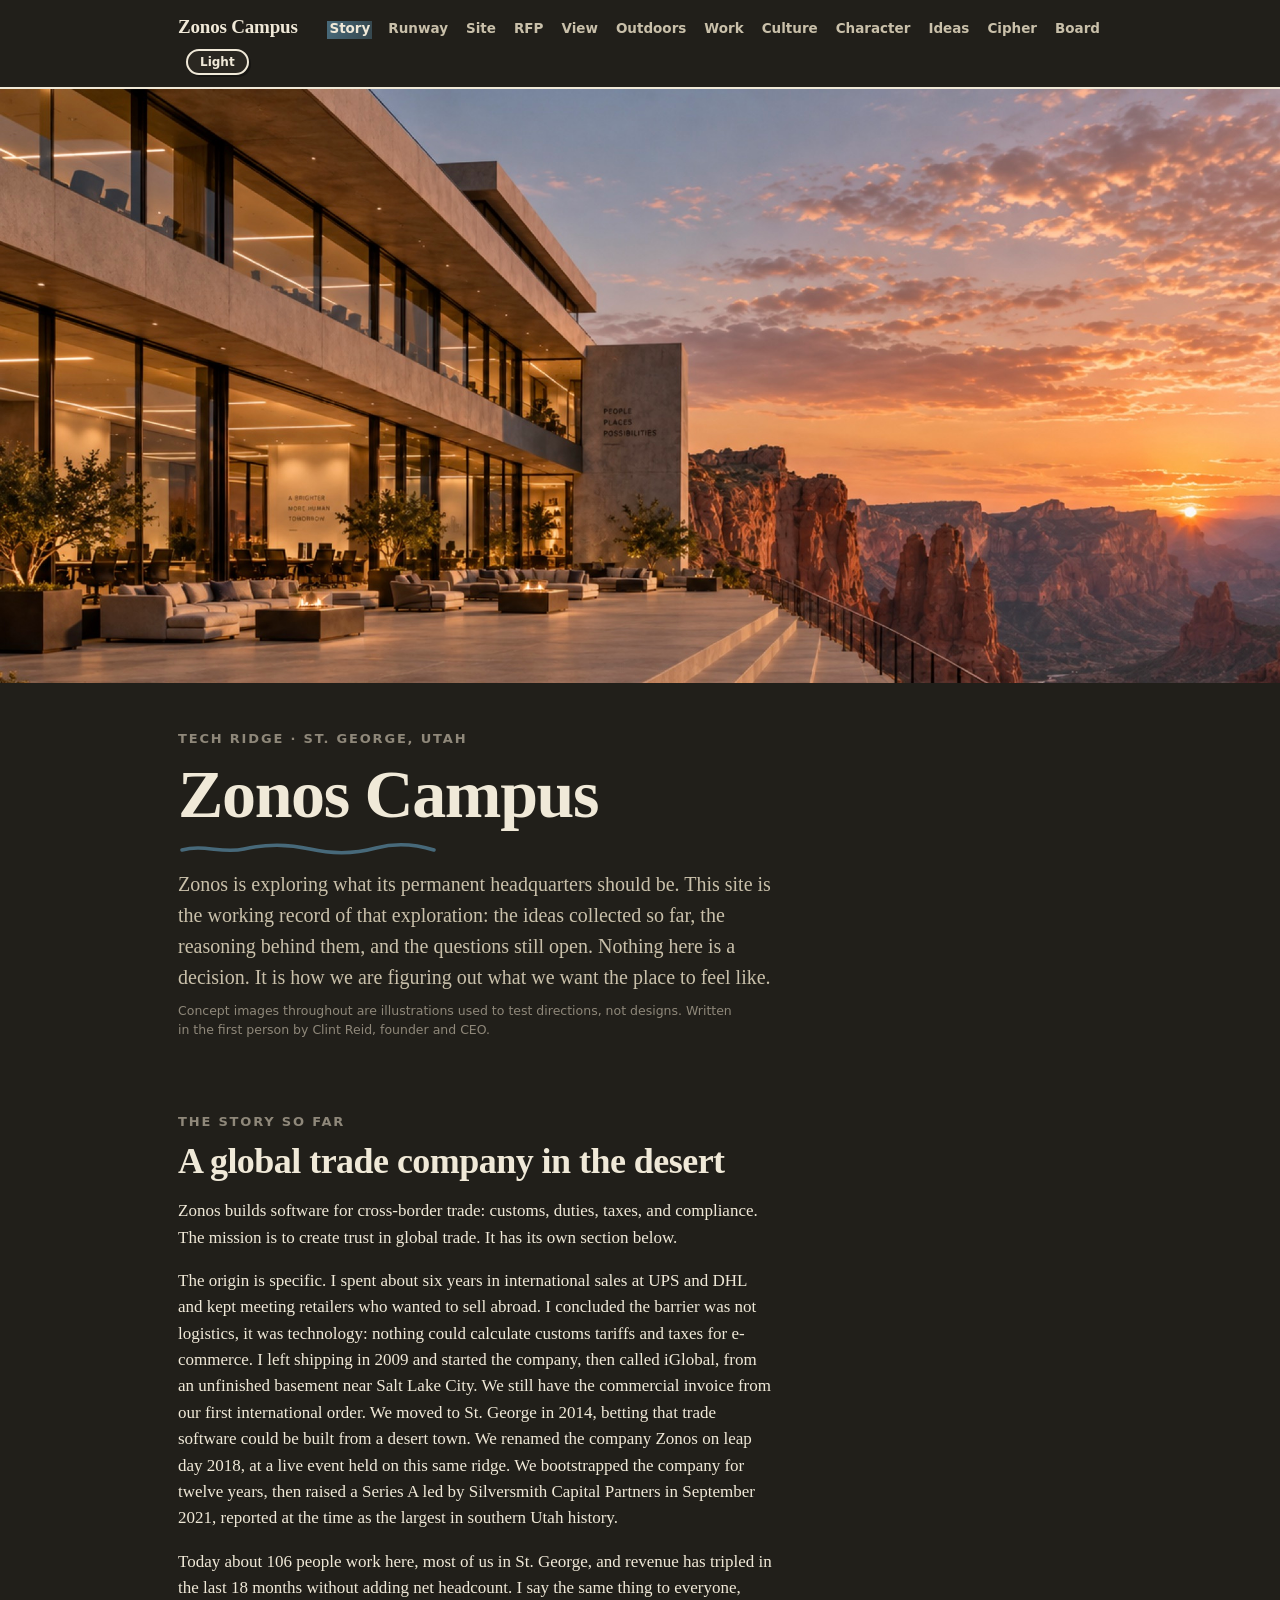
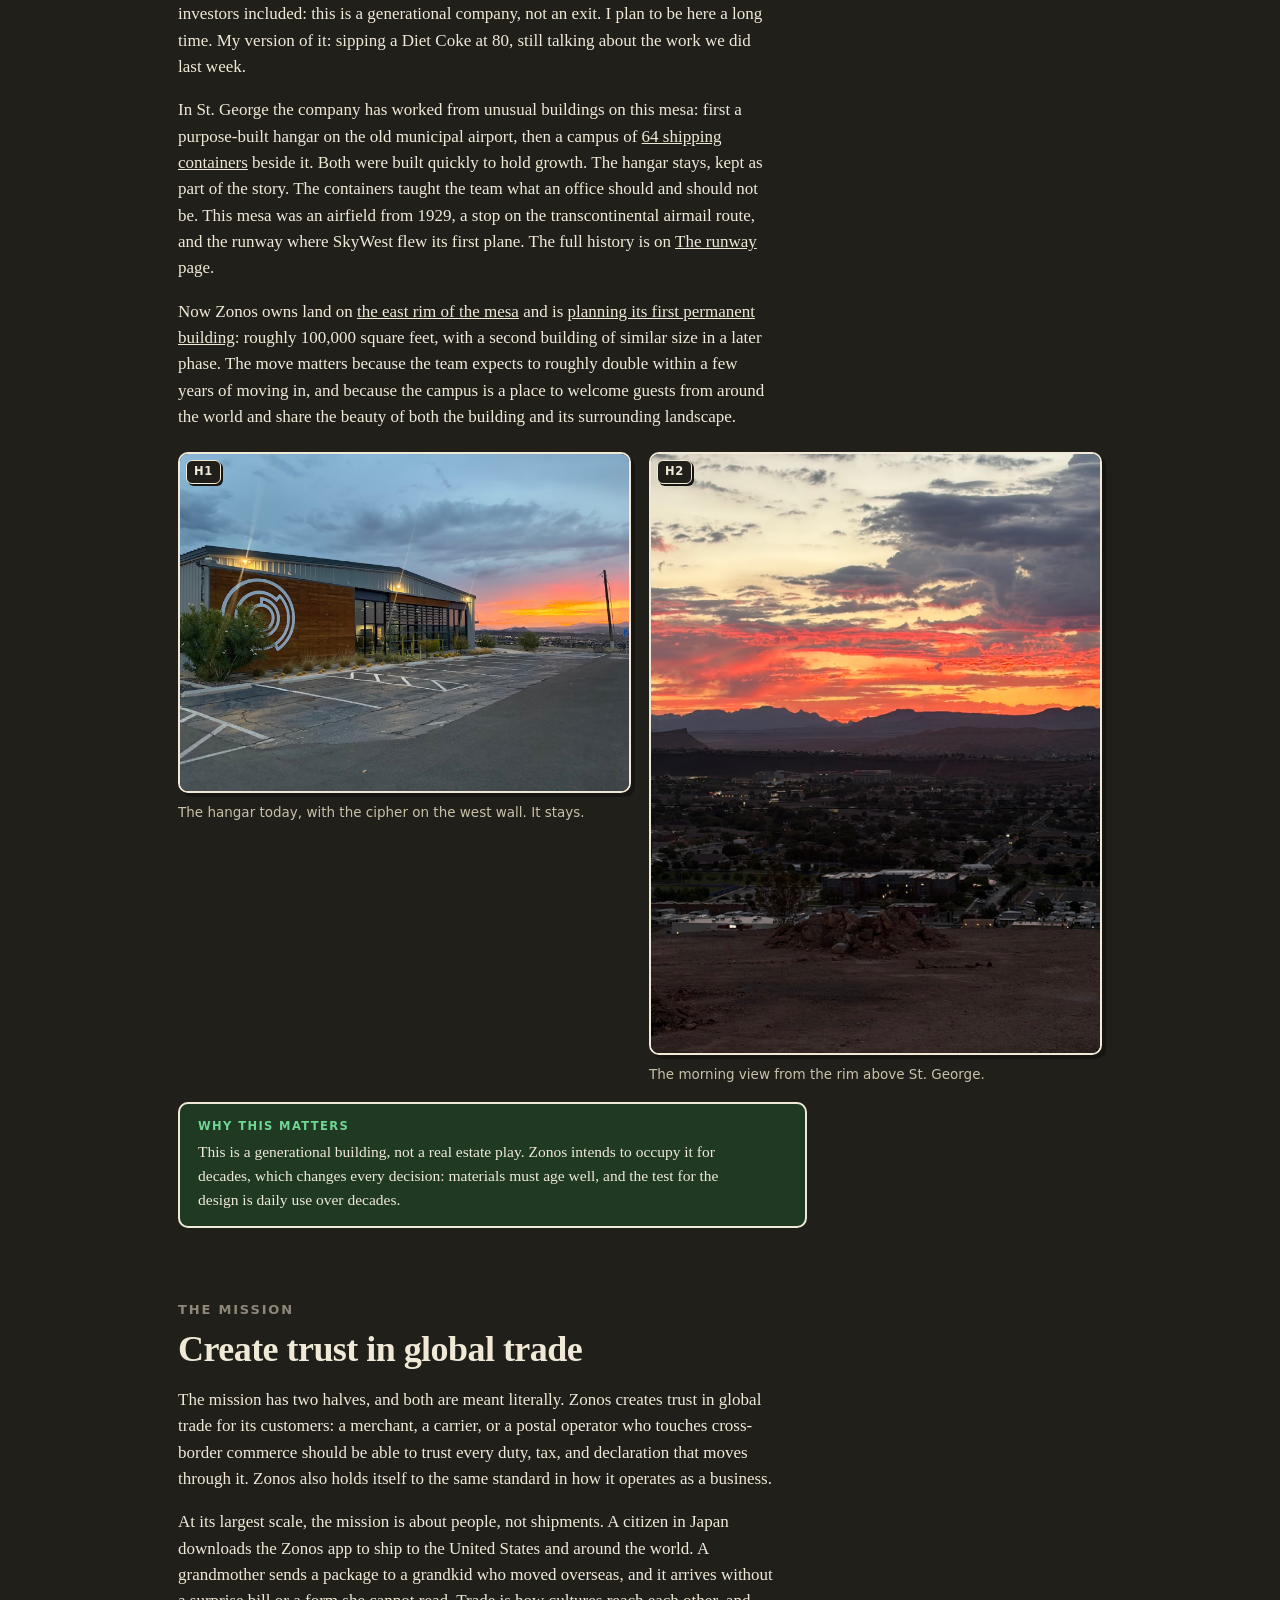
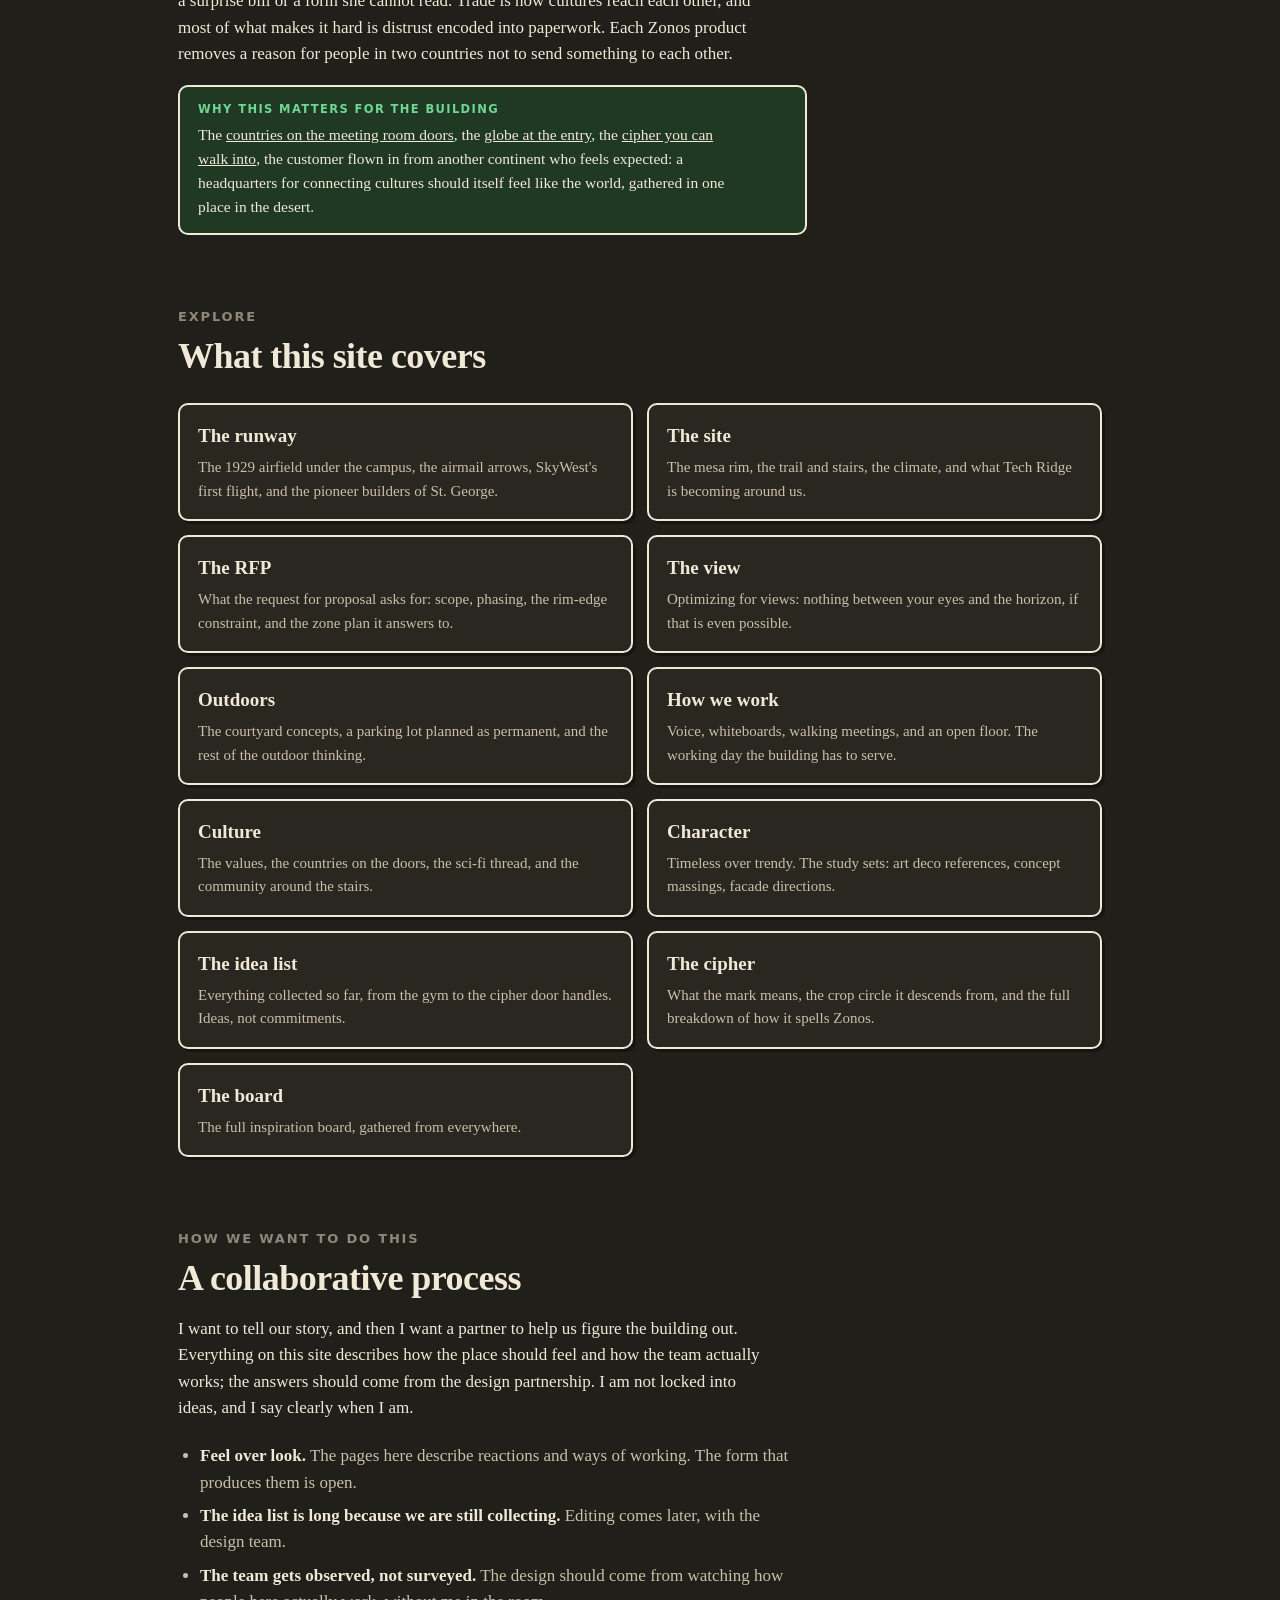
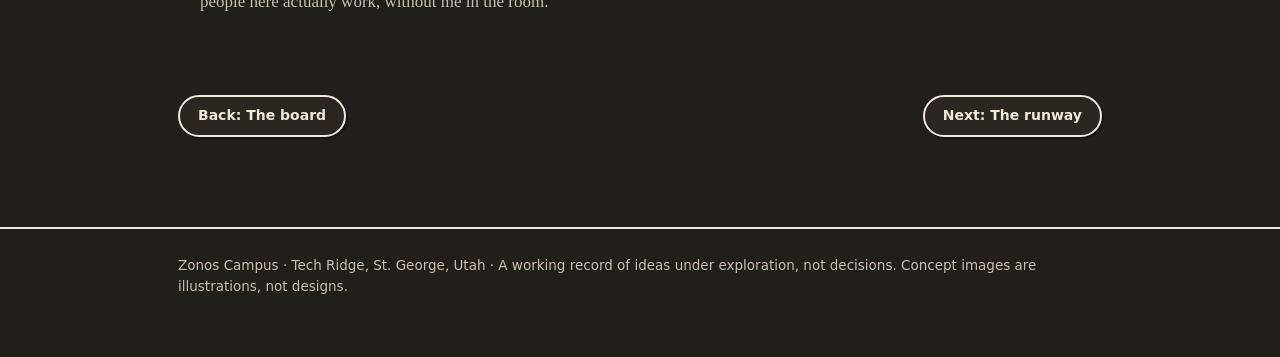
<file: index.html>
<!doctype html>
<html lang="en">
<head>
<meta charset="utf-8">
<meta name="viewport" content="width=device-width, initial-scale=1">
<title>Zonos Campus</title>
<meta name="description" content="The working record of the Zonos headquarters exploration at Tech Ridge, St. George, Utah: the story, the site, the ideas, and the why behind them.">
<link rel="icon" type="image/svg+xml" href="favicon.svg">
<link rel="stylesheet" href="style.css">
</head>
<body data-tag="H">

<nav class="site">
  <div class="bar">
    <a class="brand" href="index.html">Zonos Campus</a>
    <a class="nl here" href="index.html">Story</a>
    <a class="nl" href="history.html">Runway</a>
    <a class="nl" href="site.html">Site</a>
    <a class="nl" href="rfp.html">RFP</a>
    <a class="nl" href="view.html">View</a>
    <a class="nl" href="outdoors.html">Outdoors</a>
    <a class="nl" href="work.html">Work</a>
    <a class="nl" href="culture.html">Culture</a>
    <a class="nl" href="design.html">Character</a>
    <a class="nl" href="ideas.html">Ideas</a>
    <a class="nl" href="cipher.html">Cipher</a>
    <a class="nl" href="board.html">Board</a>
    <button id="themebtn" type="button">Dark</button>
  </div>
</nav>

<div class="hero">
  <img src="images/render_terrace_wide.jpg" alt="Concept rendering of a terraced office building on a desert cliff at sunset">
</div>

<main class="wrap">

<header class="page">
  <p class="eyebrow">Tech Ridge · St. George, Utah</p>
  <h1>Zonos Campus</h1>
  <svg class="squig" width="260" height="14" viewBox="0 0 260 14" aria-hidden="true"><path d="M4 9 C 26 3, 44 13, 66 8 S 110 3, 132 8 S 176 13, 198 7 S 240 4, 256 9"/></svg>
  <p class="lead">Zonos is exploring what its permanent headquarters should be. This site is the working record of that exploration: the ideas collected so far, the reasoning behind them, and the questions still open. Nothing here is a decision. It is how we are figuring out what we want the place to feel like.</p>
  <p class="credit">Concept images throughout are illustrations used to test directions, not designs. Written in the first person by Clint Reid, founder and CEO.</p>
</header>

<section id="story">
  <p class="eyebrow">The story so far</p>
  <h2>A global trade company in the desert</h2>
  <p>Zonos builds software for cross-border trade: customs, duties, taxes, and compliance. The mission is to create trust in global trade. It has its own section below.</p>
  <p>The origin is specific. I spent about six years in international sales at UPS and DHL and kept meeting retailers who wanted to sell abroad. I concluded the barrier was not logistics, it was technology: nothing could calculate customs tariffs and taxes for e-commerce. I left shipping in 2009 and started the company, then called iGlobal, from an unfinished basement near Salt Lake City. We still have the commercial invoice from our first international order. We moved to St. George in 2014, betting that trade software could be built from a desert town. We renamed the company Zonos on leap day 2018, at a live event held on this same ridge. We bootstrapped the company for twelve years, then raised a Series A led by Silversmith Capital Partners in September 2021, reported at the time as the largest in southern Utah history.</p>
  <p>Today about 106 people work here, most of us in St. George, and revenue has tripled in the last 18 months without adding net headcount. I say the same thing to everyone, investors included: this is a generational company, not an exit. I plan to be here a long time. My version of it: sipping a Diet Coke at 80, still talking about the work we did last week.</p>
  <p>In St. George the company has worked from unusual buildings on this mesa: first a purpose-built hangar on the old municipal airport, then a campus of <a href="site.html#tour" style="color:inherit">64 shipping containers</a> beside it. Both were built quickly to hold growth. The hangar stays, kept as part of the story. The containers taught the team what an office should and should not be. This mesa was an airfield from 1929, a stop on the transcontinental airmail route, and the runway where SkyWest flew its first plane. The full history is on <a href="history.html" style="color:inherit">The runway</a> page.</p>
  <p>Now Zonos owns land on <a href="site.html" style="color:inherit">the east rim of the mesa</a> and is <a href="rfp.html" style="color:inherit">planning its first permanent building</a>: roughly 100,000 square feet, with a second building of similar size in a later phase. The move matters because the team expects to roughly double within a few years of moving in, and because the campus is a place to welcome guests from around the world and share the beauty of both the building and its surrounding landscape.</p>
  <div class="duo">
    <figure>
      <img loading="lazy" src="images/today_hangar_dusk.jpg" alt="The current Zonos hangar building at dusk with the cipher mark">
      <figcaption>The hangar today, with the cipher on the west wall. It stays.</figcaption>
    </figure>
    <figure>
      <img loading="lazy" src="images/site_sunrise_st_george.jpg" alt="Sunrise over St. George from the mesa rim">
      <figcaption>The morning view from the rim above St. George.</figcaption>
    </figure>
  </div>
  <div class="why">
    <span class="wl">Why this matters</span>
    <p>This is a generational building, not a real estate play. Zonos intends to occupy it for decades, which changes every decision: materials must age well, and the test for the design is daily use over decades.</p>
  </div>
</section>

<section id="mission">
  <p class="eyebrow">The mission</p>
  <h2>Create trust in global trade</h2>
  <p>The mission has two halves, and both are meant literally. Zonos creates trust in global trade for its customers: a merchant, a carrier, or a postal operator who touches cross-border commerce should be able to trust every duty, tax, and declaration that moves through it. Zonos also holds itself to the same standard in how it operates as a business.</p>
  <p>At its largest scale, the mission is about people, not shipments. A citizen in Japan downloads the Zonos app to ship to the United States and around the world. A grandmother sends a package to a grandkid who moved overseas, and it arrives without a surprise bill or a form she cannot read. Trade is how cultures reach each other, and most of what makes it hard is distrust encoded into paperwork. Each Zonos product removes a reason for people in two countries not to send something to each other.</p>
  <div class="why">
    <span class="wl">Why this matters for the building</span>
    <p>The <a href="culture.html#world" style="color:inherit">countries on the meeting room doors</a>, the <a href="design.html#globe" style="color:inherit">globe at the entry</a>, the <a href="cipher.html" style="color:inherit">cipher you can walk into</a>, the customer flown in from another continent who feels expected: a headquarters for connecting cultures should itself feel like the world, gathered in one place in the desert.</p>
  </div>
</section>

<section id="explore">
  <p class="eyebrow">Explore</p>
  <h2>What this site covers</h2>
  <div class="pagecards">
    <a href="history.html"><h3>The runway</h3><p>The 1929 airfield under the campus, the airmail arrows, SkyWest's first flight, and the pioneer builders of St. George.</p></a>
    <a href="site.html"><h3>The site</h3><p>The mesa rim, the trail and stairs, the climate, and what Tech Ridge is becoming around us.</p></a>
    <a href="rfp.html"><h3>The RFP</h3><p>What the request for proposal asks for: scope, phasing, the rim-edge constraint, and the zone plan it answers to.</p></a>
    <a href="view.html"><h3>The view</h3><p>Optimizing for views: nothing between your eyes and the horizon, if that is even possible.</p></a>
    <a href="outdoors.html"><h3>Outdoors</h3><p>The courtyard concepts, a parking lot planned as permanent, and the rest of the outdoor thinking.</p></a>
    <a href="work.html"><h3>How we work</h3><p>Voice, whiteboards, walking meetings, and an open floor. The working day the building has to serve.</p></a>
    <a href="culture.html"><h3>Culture</h3><p>The values, the countries on the doors, the sci-fi thread, and the community around the stairs.</p></a>
    <a href="design.html"><h3>Character</h3><p>Timeless over trendy. The study sets: art deco references, concept massings, facade directions.</p></a>
    <a href="ideas.html"><h3>The idea list</h3><p>Everything collected so far, from the gym to the cipher door handles. Ideas, not commitments.</p></a>
    <a href="cipher.html"><h3>The cipher</h3><p>What the mark means, the crop circle it descends from, and the full breakdown of how it spells Zonos.</p></a>
    <a href="board.html"><h3>The board</h3><p>The full inspiration board, gathered from everywhere.</p></a>
  </div>
</section>

<section id="posture">
  <p class="eyebrow">How we want to do this</p>
  <h2>A collaborative process</h2>
  <p>I want to tell our story, and then I want a partner to help us figure the building out. Everything on this site describes how the place should feel and how the team actually works; the answers should come from the design partnership. I am not locked into ideas, and I say clearly when I am.</p>
  <ul class="plain" style="margin-top:22px">
    <li><b>Feel over look.</b> The pages here describe reactions and ways of working. The form that produces them is open.</li>
    <li><b>The idea list is long because we are still collecting.</b> Editing comes later, with the design team.</li>
    <li><b>The team gets observed, not surveyed.</b> The design should come from watching how people here actually work, without me in the room.</li>
  </ul>
</section>

<div class="pager">
  <a href="board.html">Back: The board</a>
  <a href="history.html">Next: The runway</a>
</div>

</main>

<footer>
  <div class="wrap">
    Zonos Campus · Tech Ridge, St. George, Utah · A working record of ideas under exploration, not decisions. Concept images are illustrations, not designs.
  </div>
</footer>

<div id="lightbox" aria-hidden="true"><img alt=""></div>
<script src="site.js?v=2"></script>
</body>
</html>
</file>
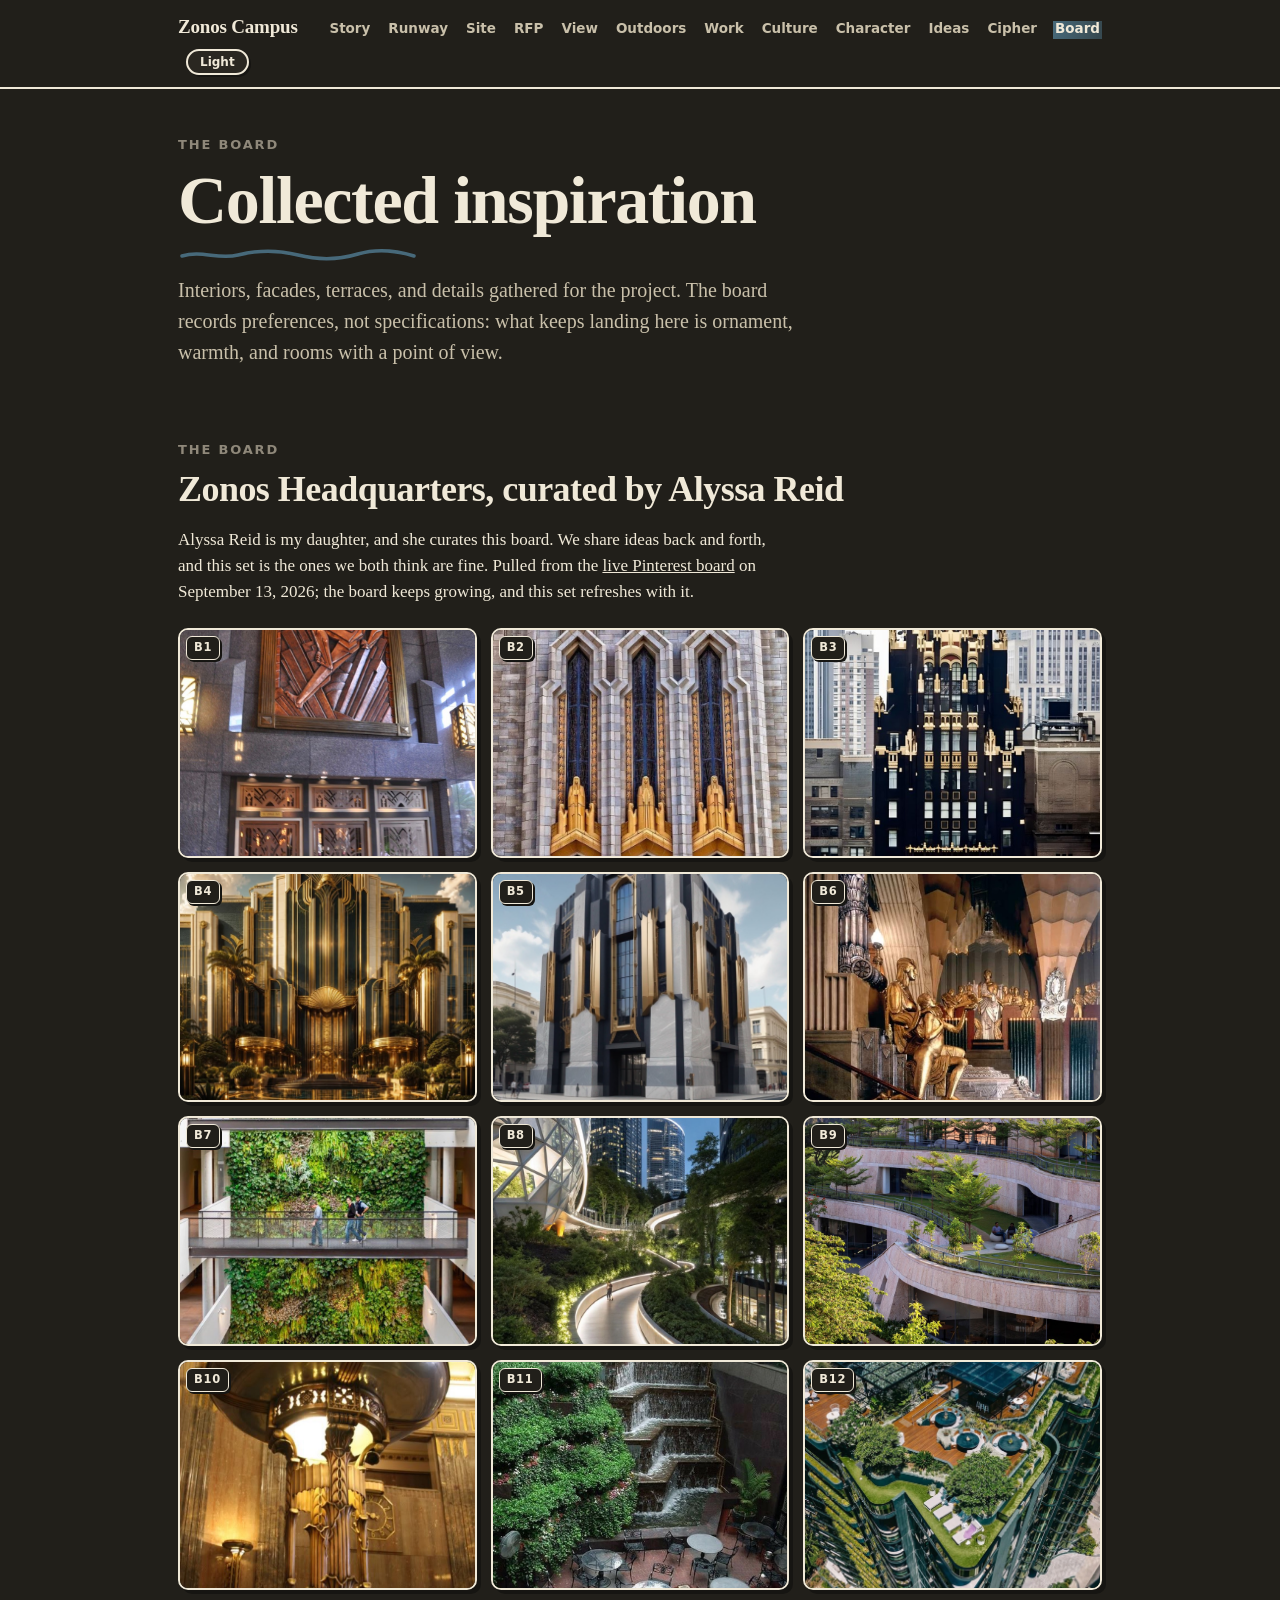
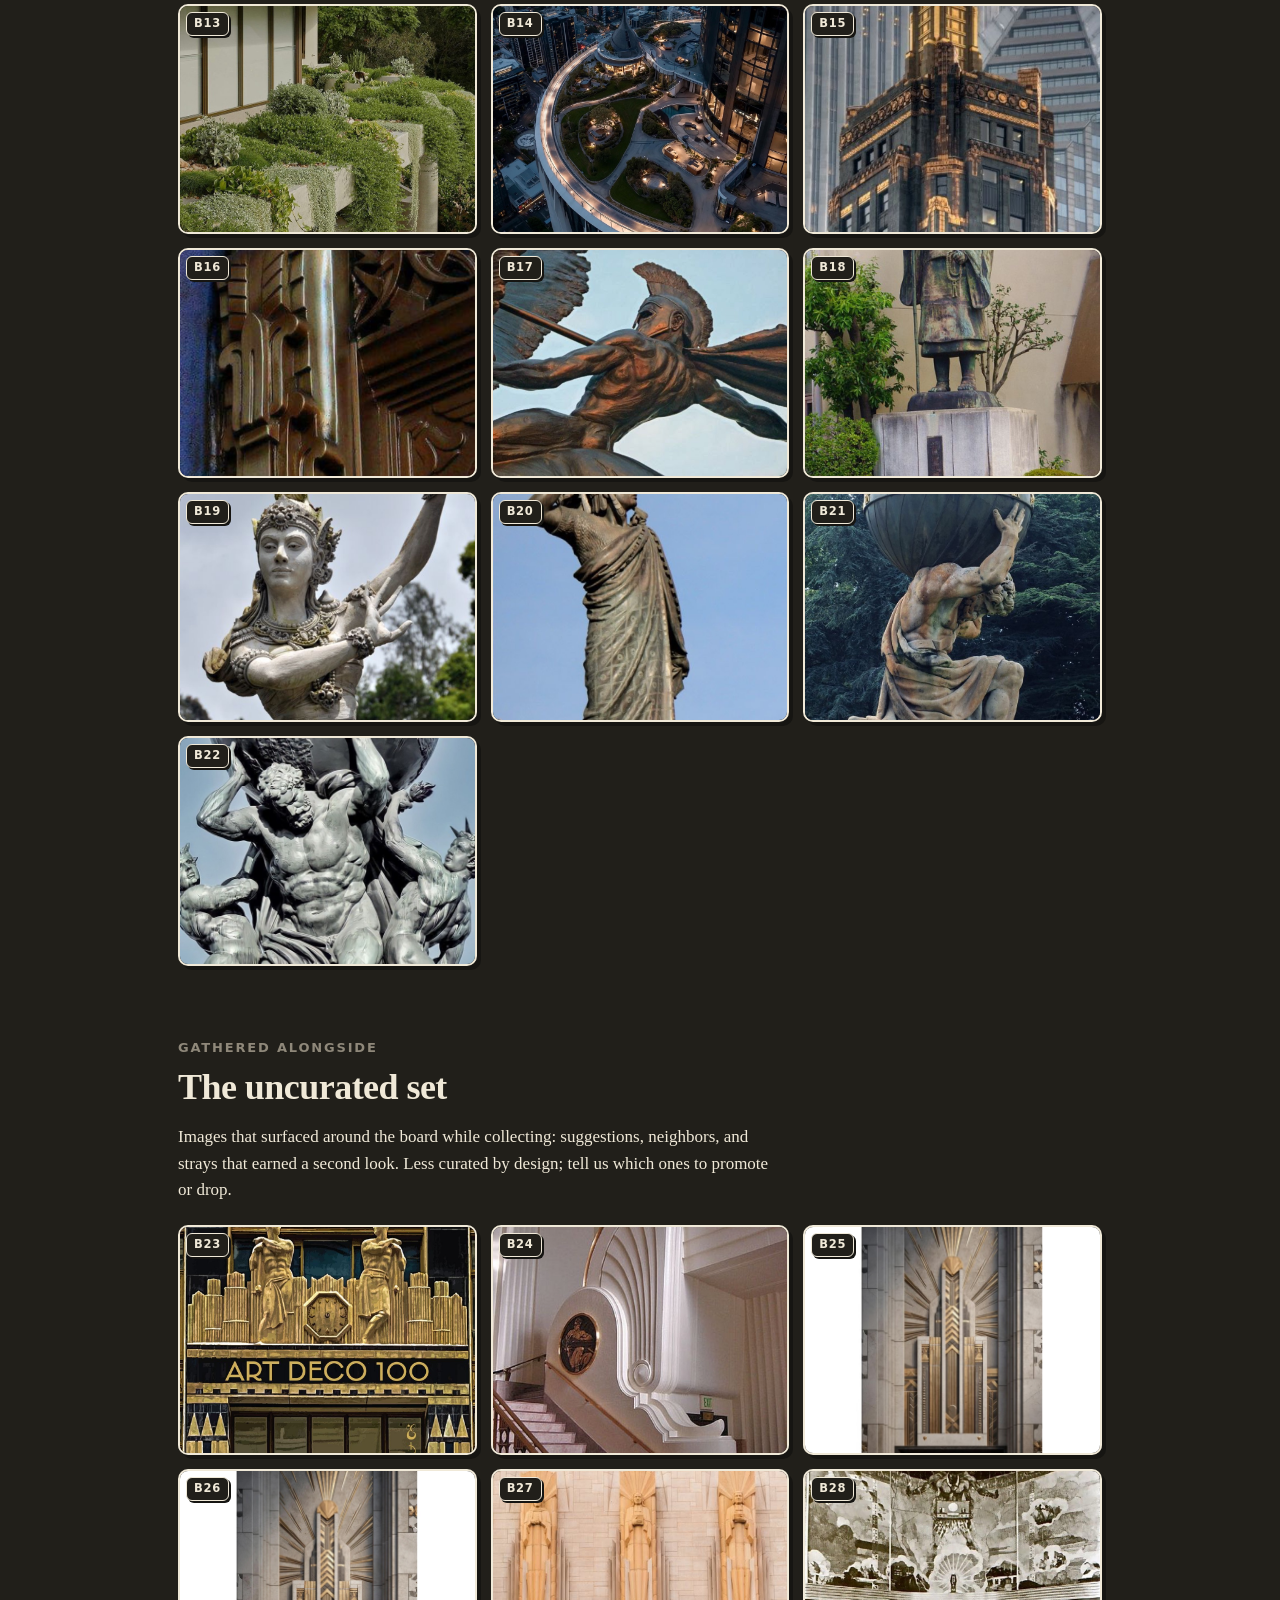
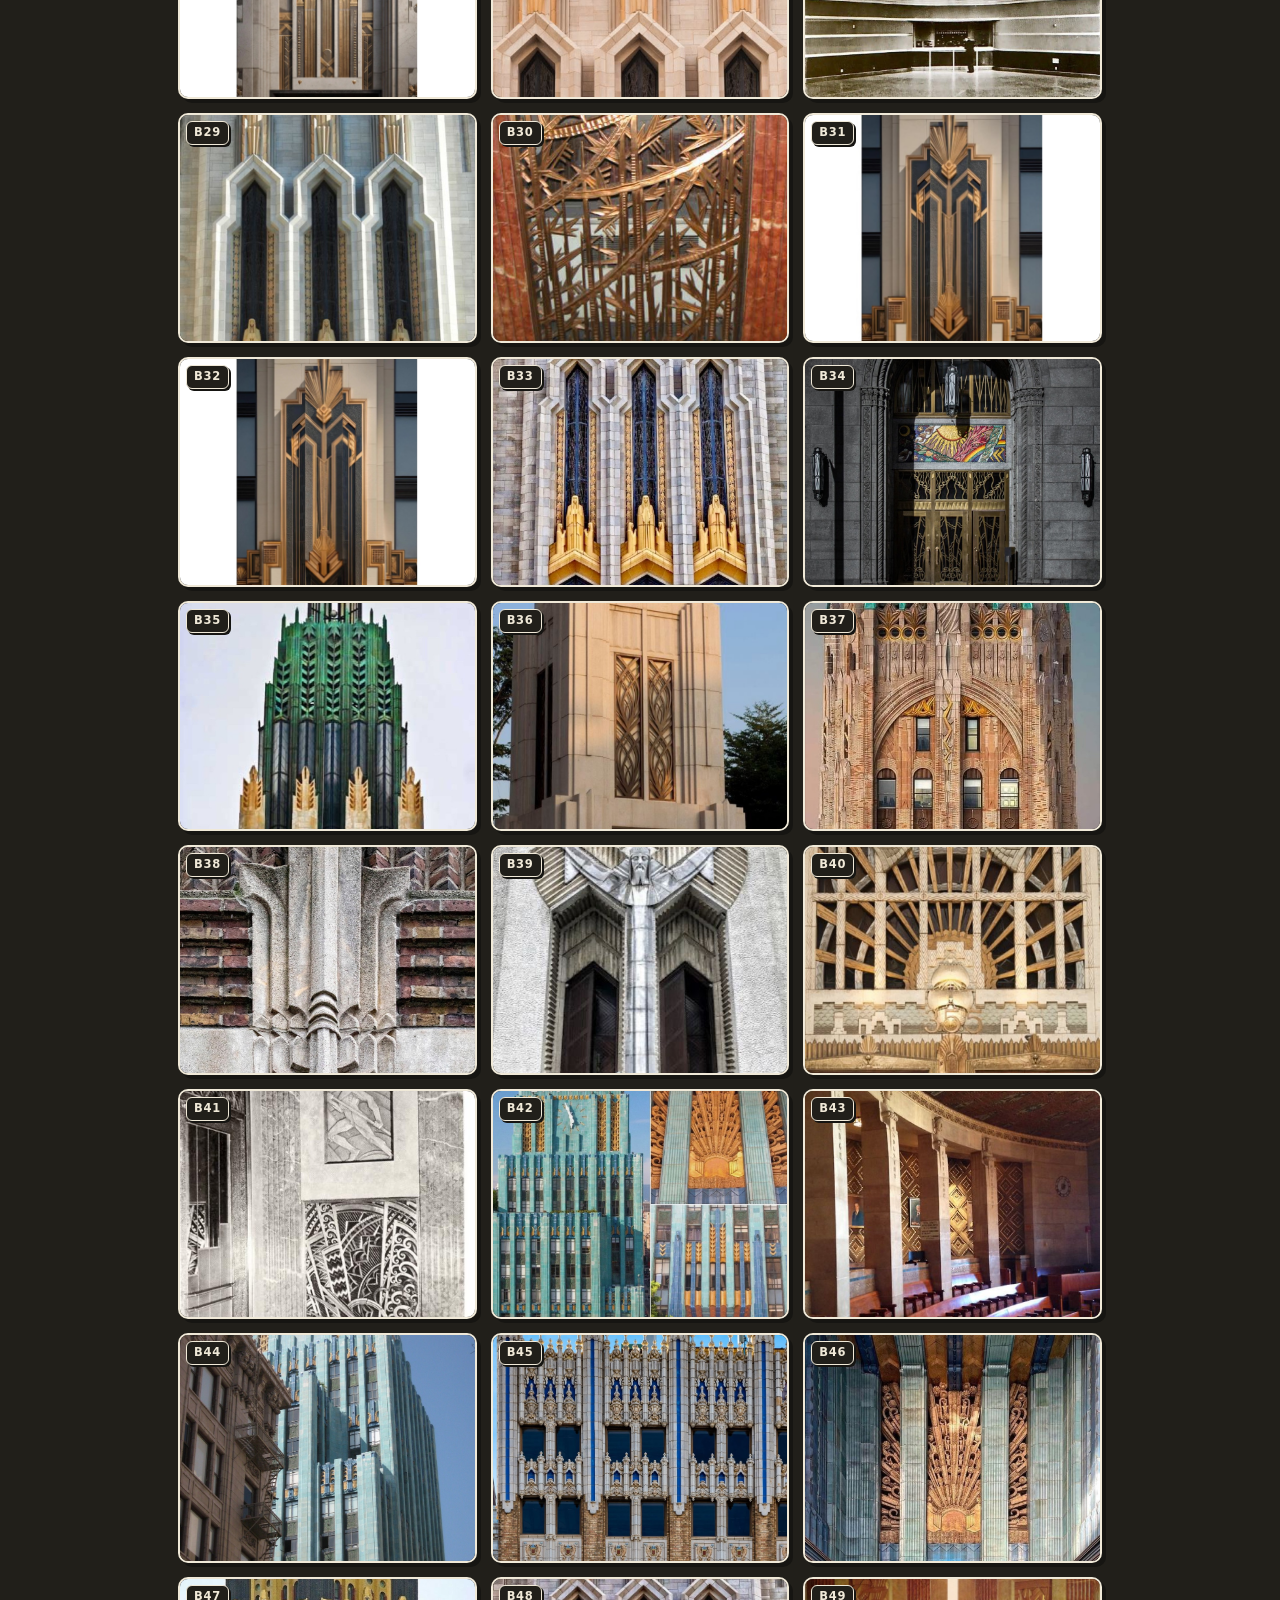
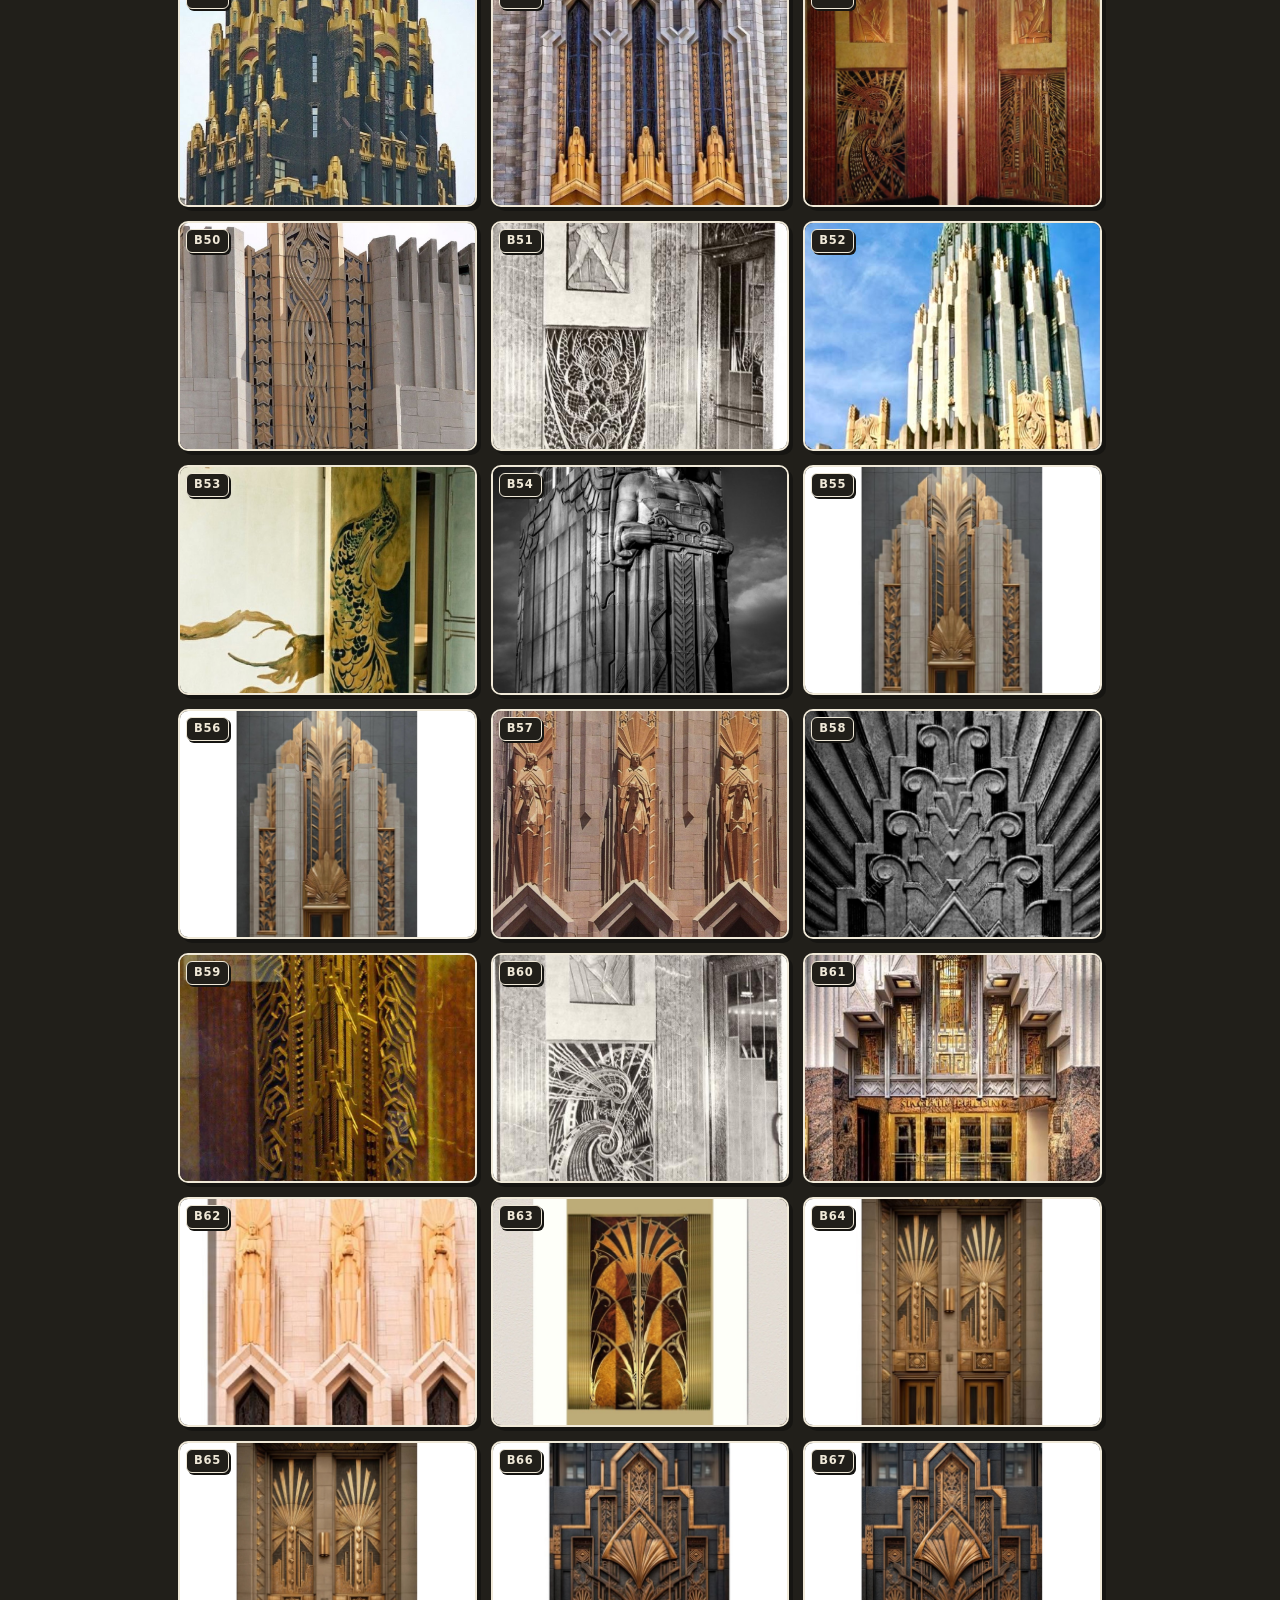
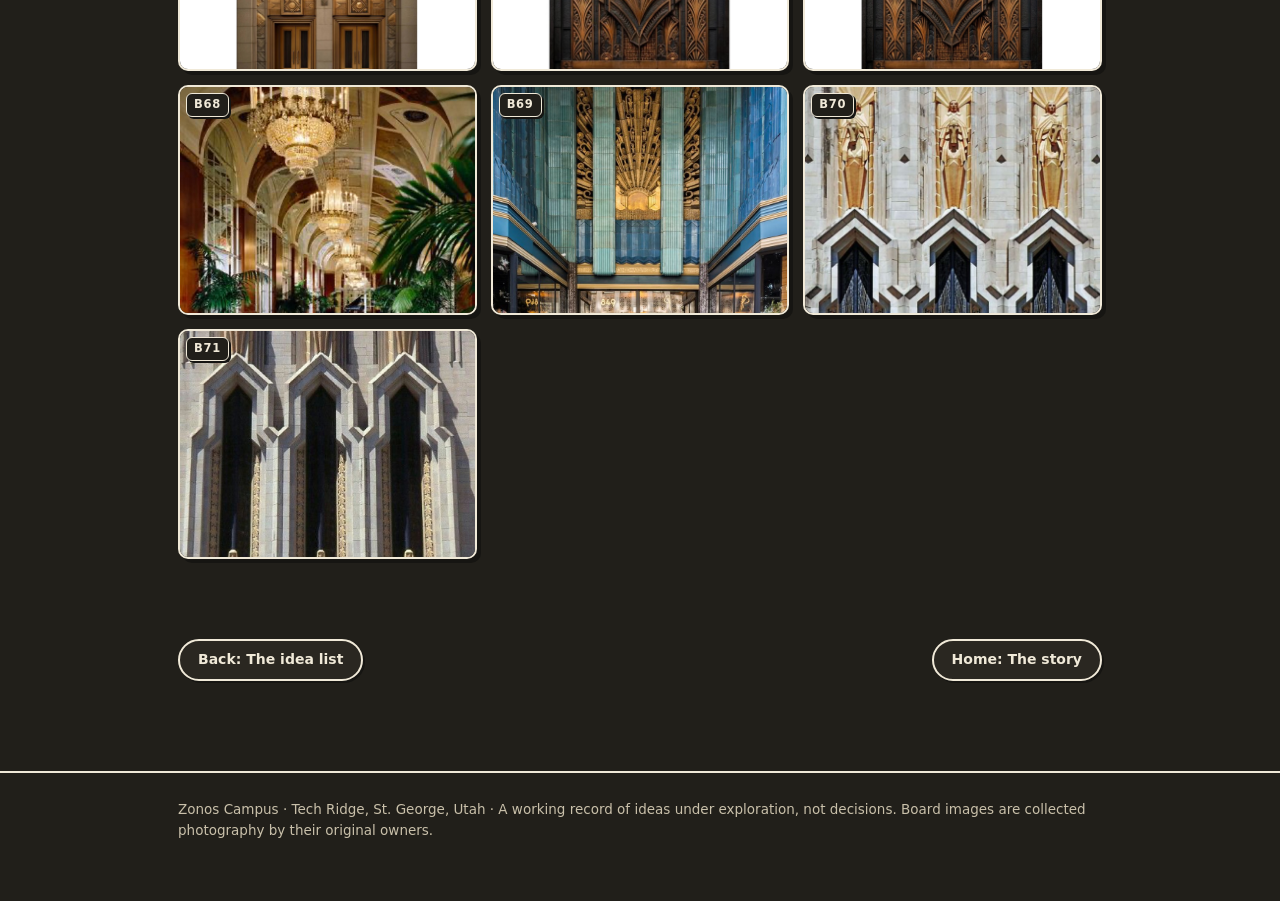
<file: board.html>
<!doctype html>
<html lang="en">
<head>
<meta charset="utf-8">
<meta name="viewport" content="width=device-width, initial-scale=1">
<title>The Board</title>
<meta name="description" content="The full Zonos campus inspiration board: interiors, facades, terraces, and details collected for the project.">
<link rel="icon" type="image/svg+xml" href="favicon.svg">
<link rel="stylesheet" href="style.css">
</head>
<body data-tag="B">

<nav class="site">
  <div class="bar">
    <a class="brand" href="index.html">Zonos Campus</a>
    <a class="nl" href="index.html">Story</a>
    <a class="nl" href="history.html">Runway</a>
    <a class="nl" href="site.html">Site</a>
    <a class="nl" href="rfp.html">RFP</a>
    <a class="nl" href="view.html">View</a>
    <a class="nl" href="outdoors.html">Outdoors</a>
    <a class="nl" href="work.html">Work</a>
    <a class="nl" href="culture.html">Culture</a>
    <a class="nl" href="design.html">Character</a>
    <a class="nl" href="ideas.html">Ideas</a>
    <a class="nl" href="cipher.html">Cipher</a>
    <a class="nl here" href="board.html">Board</a>
    <button id="themebtn" type="button">Dark</button>
  </div>
</nav>

<main class="wrap">

<header class="page">
  <p class="eyebrow">The board</p>
  <h1>Collected inspiration</h1>
  <svg class="squig" width="240" height="14" viewBox="0 0 240 14" aria-hidden="true"><path d="M4 9 C 24 3, 40 13, 60 8 S 100 3, 120 8 S 160 13, 180 7 S 220 4, 236 9"/></svg>
  <p class="lead">Interiors, facades, terraces, and details gathered for the project. The board records preferences, not specifications: what keeps landing here is ornament, warmth, and rooms with a point of view.</p>
</header>

<section id="theboard">
  <p class="eyebrow">The board</p>
  <h2>Zonos Headquarters, curated by Alyssa Reid</h2>
  <p>Alyssa Reid is my daughter, and she curates this board. We share ideas back and forth, and this set is the ones we both think are fine. Pulled from the <a href="https://www.pinterest.com/alyssareid29/zonos-headquarters/" style="color:inherit">live Pinterest board</a> on September 13, 2026; the board keeps growing, and this set refreshes with it.</p>
  <div class="grid" id="boardgrid" data-src="images/board/board_" data-count="22"></div>
</section>

<section id="gathered">
  <p class="eyebrow">Gathered alongside</p>
  <h2>The uncurated set</h2>
  <p>Images that surfaced around the board while collecting: suggestions, neighbors, and strays that earned a second look. Less curated by design; tell us which ones to promote or drop.</p>
  <div class="grid" id="pinsgrid" data-count="49"></div>
</section>

<div class="pager">
  <a href="ideas.html">Back: The idea list</a>
  <a href="index.html">Home: The story</a>
</div>

</main>

<footer>
  <div class="wrap">
    Zonos Campus · Tech Ridge, St. George, Utah · A working record of ideas under exploration, not decisions. Board images are collected photography by their original owners.
  </div>
</footer>

<div id="lightbox" aria-hidden="true"><img alt=""></div>
<script src="site.js?v=2"></script>
</body>
</html>
</file>
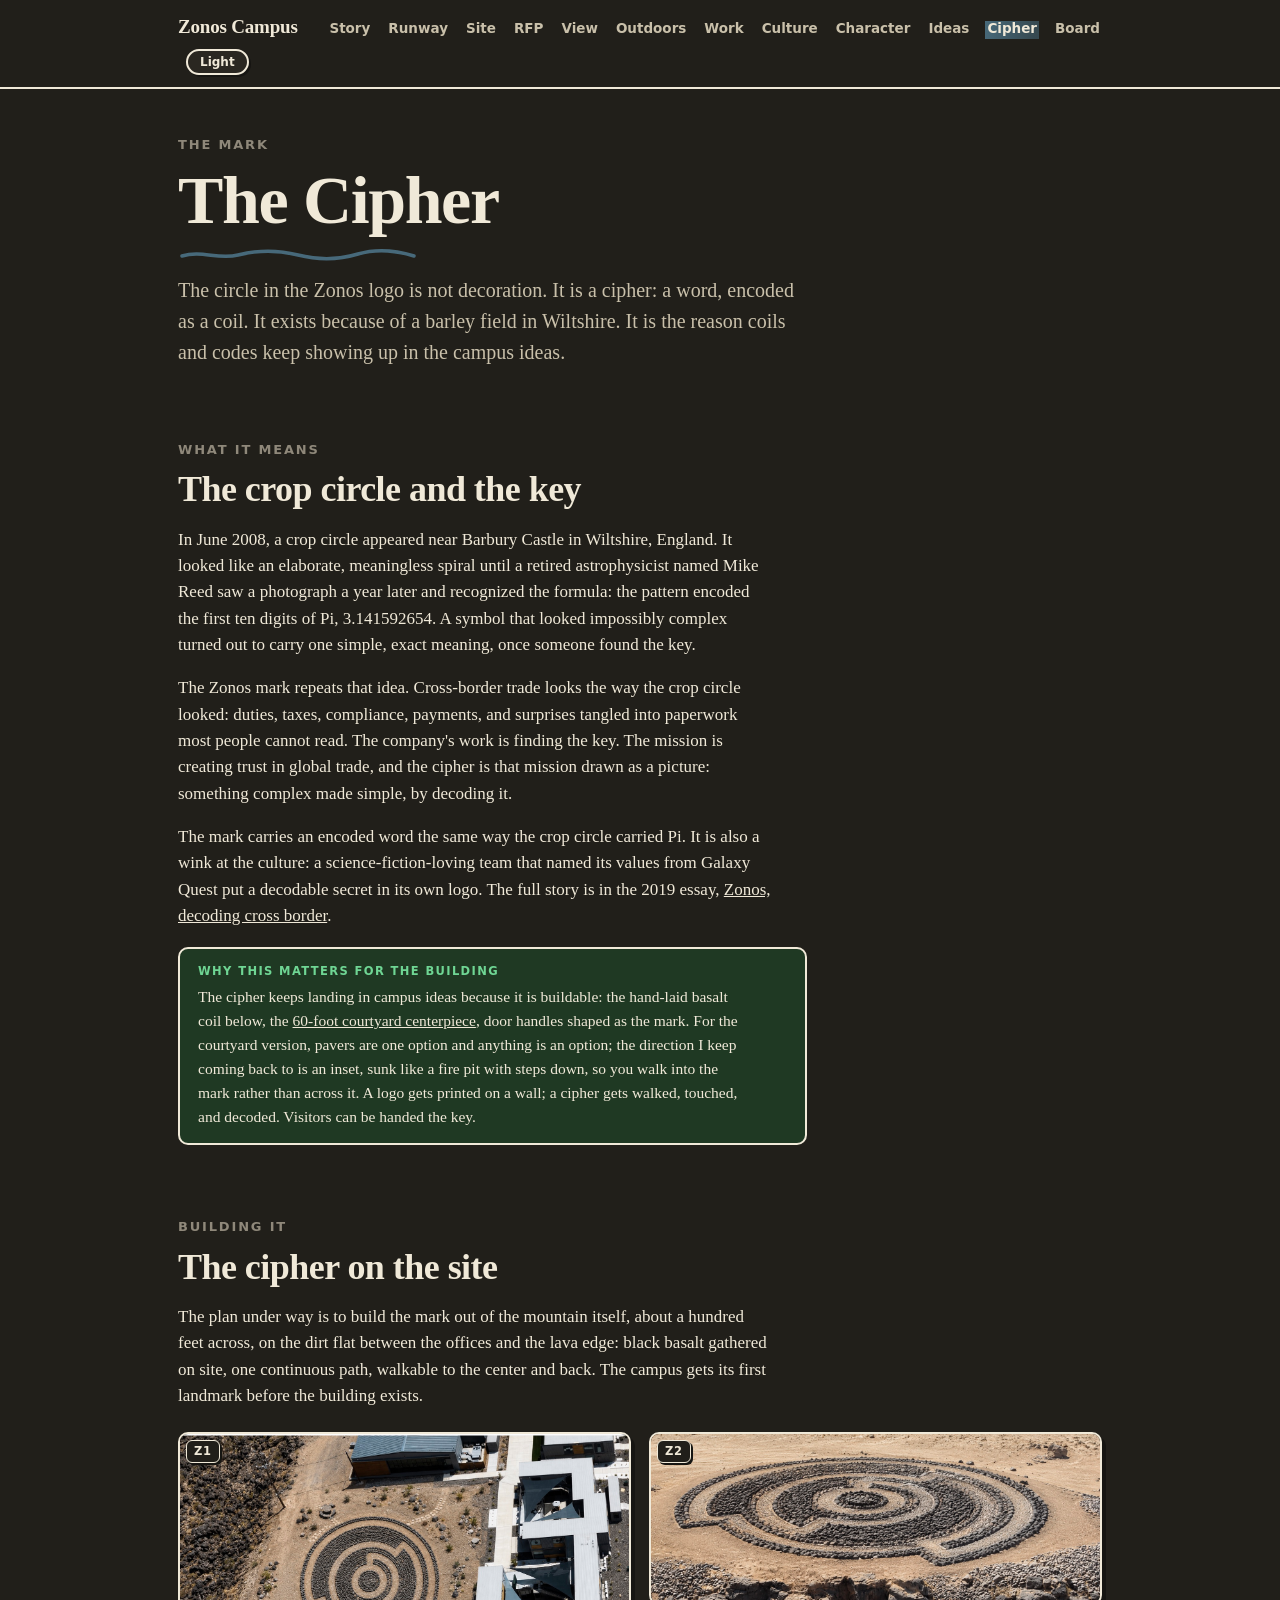
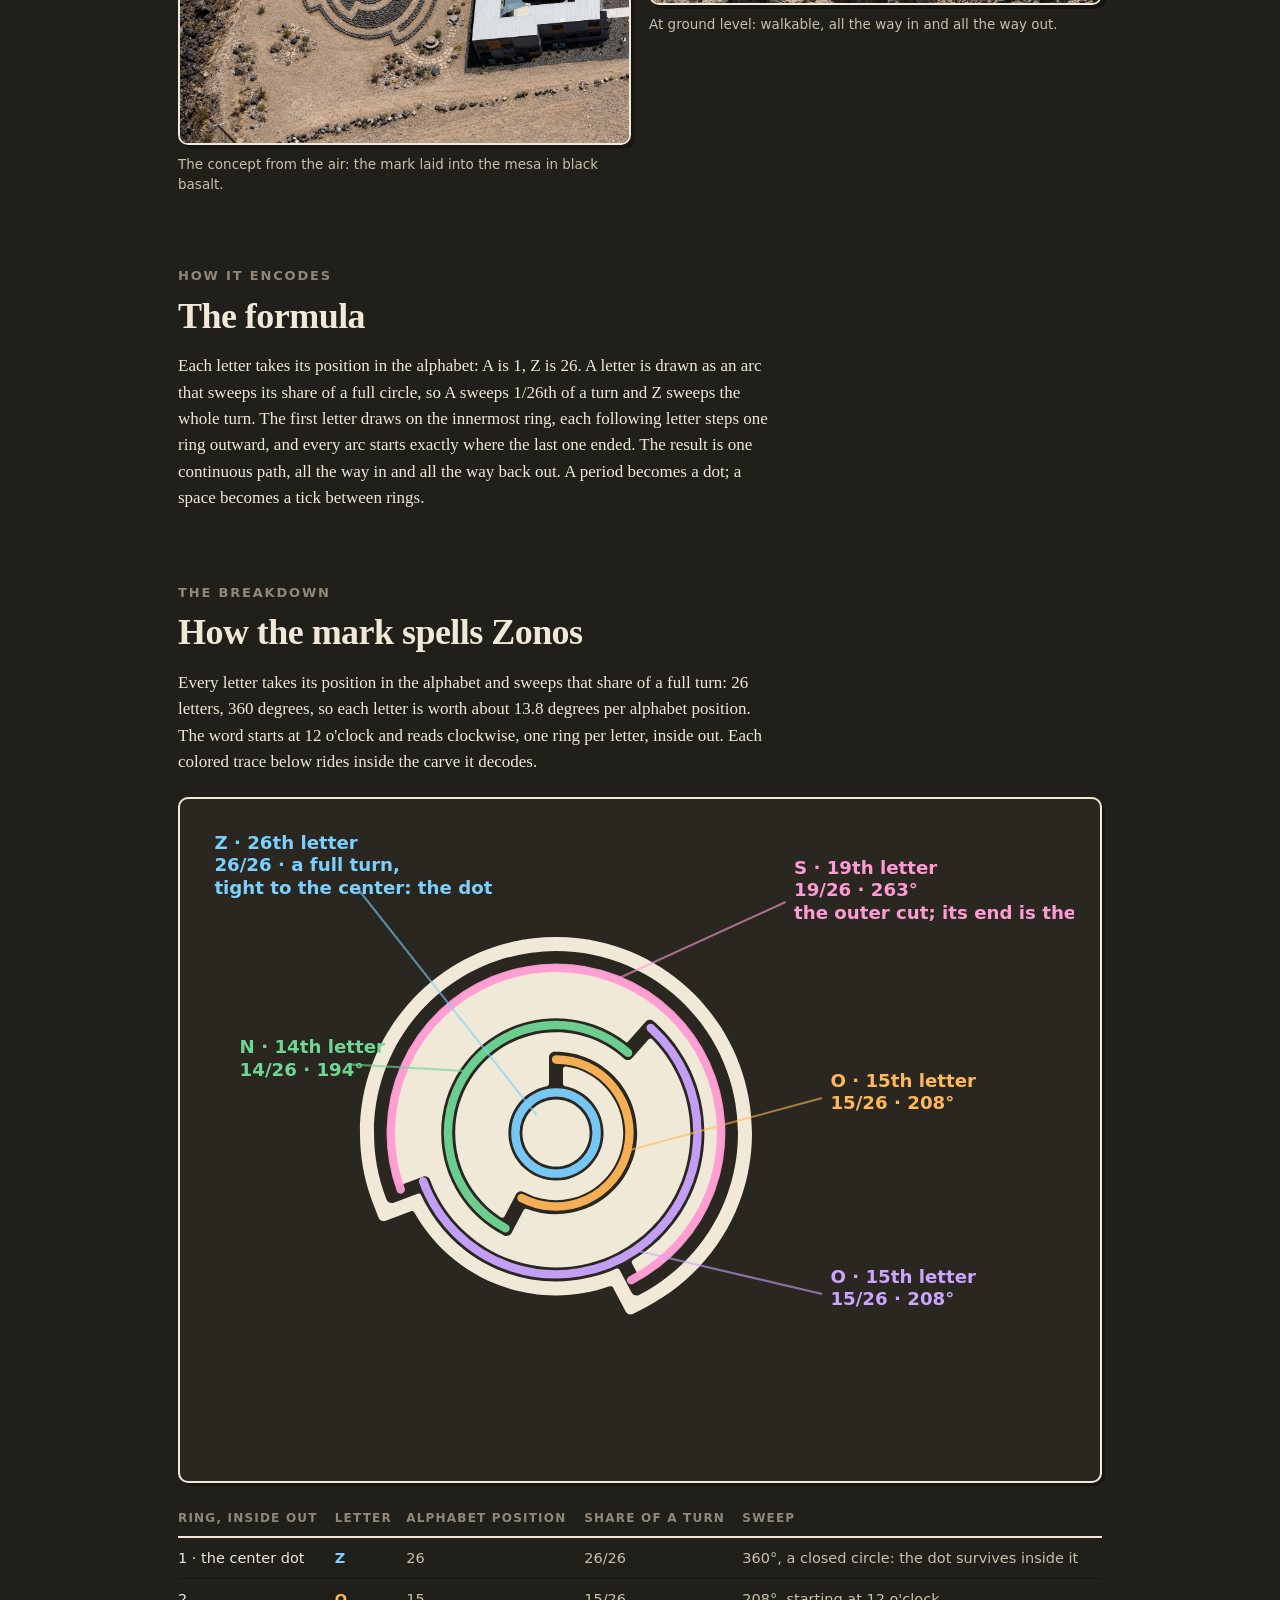
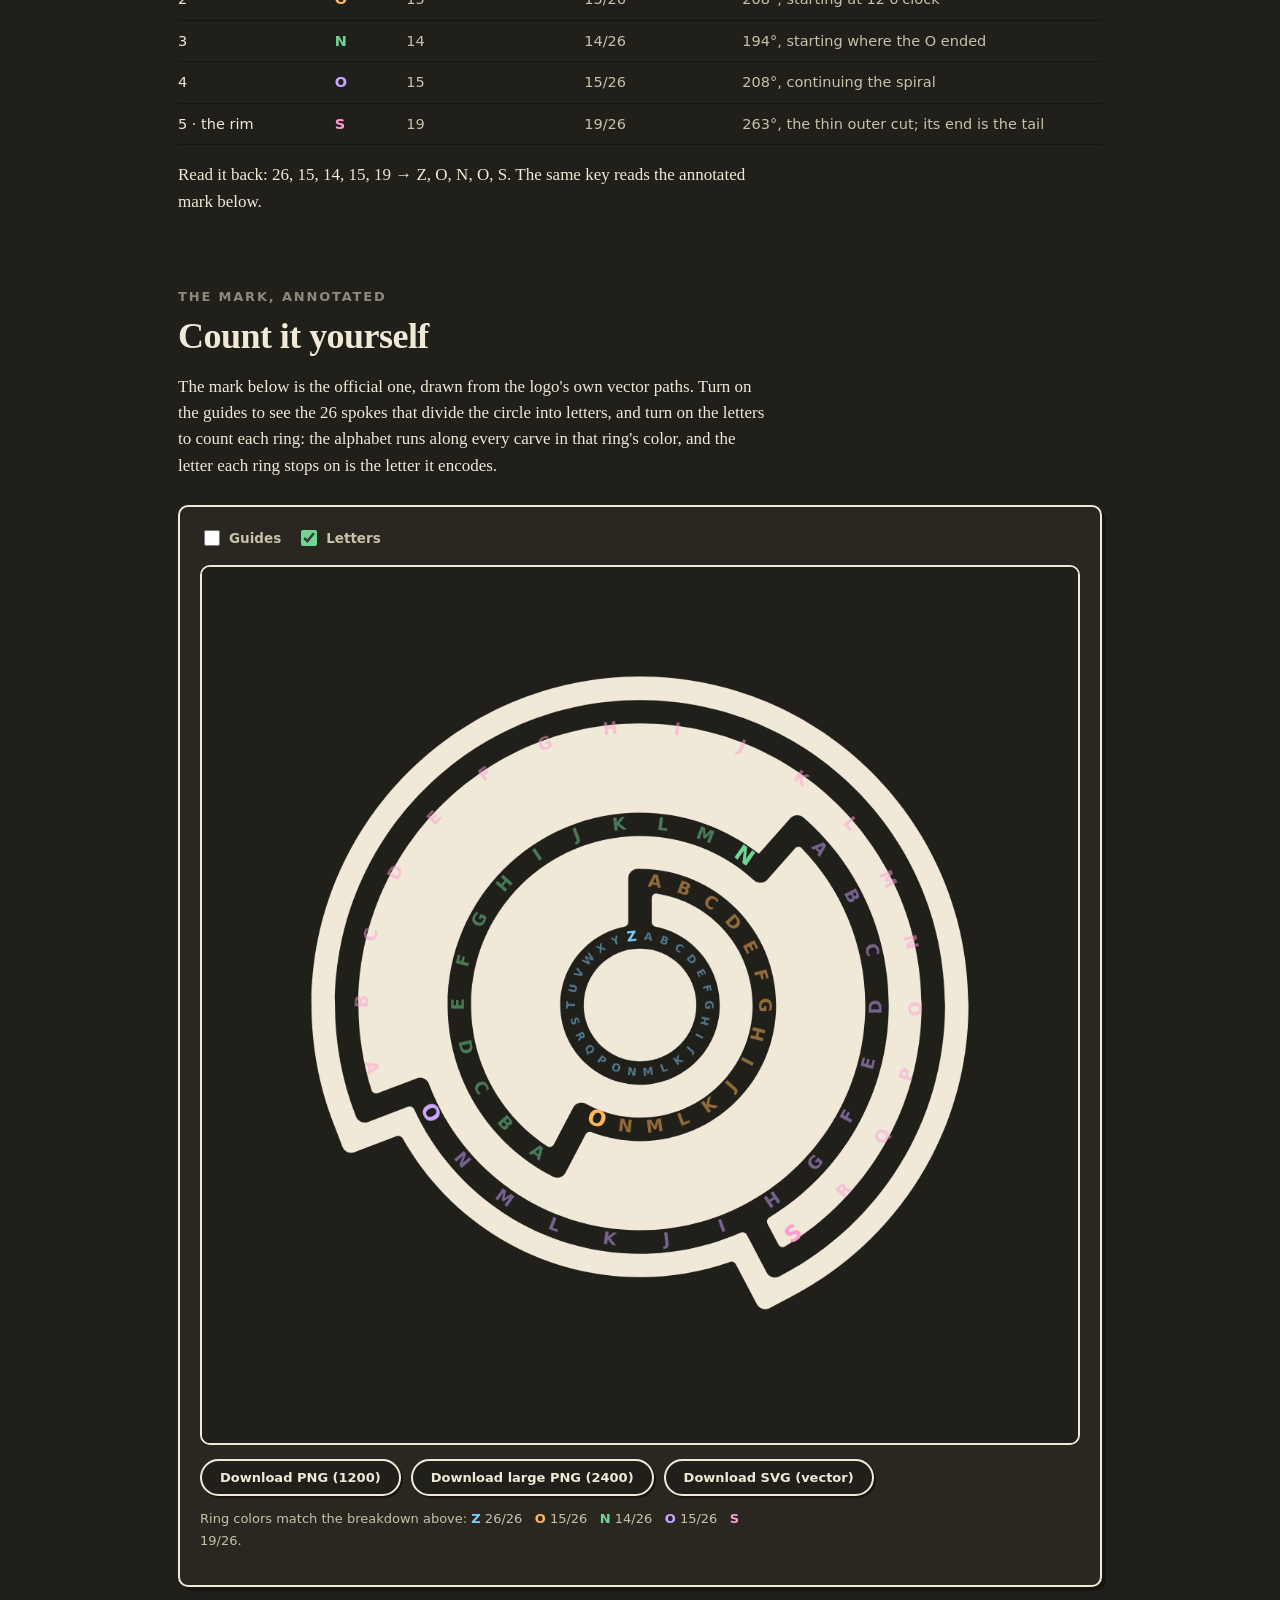
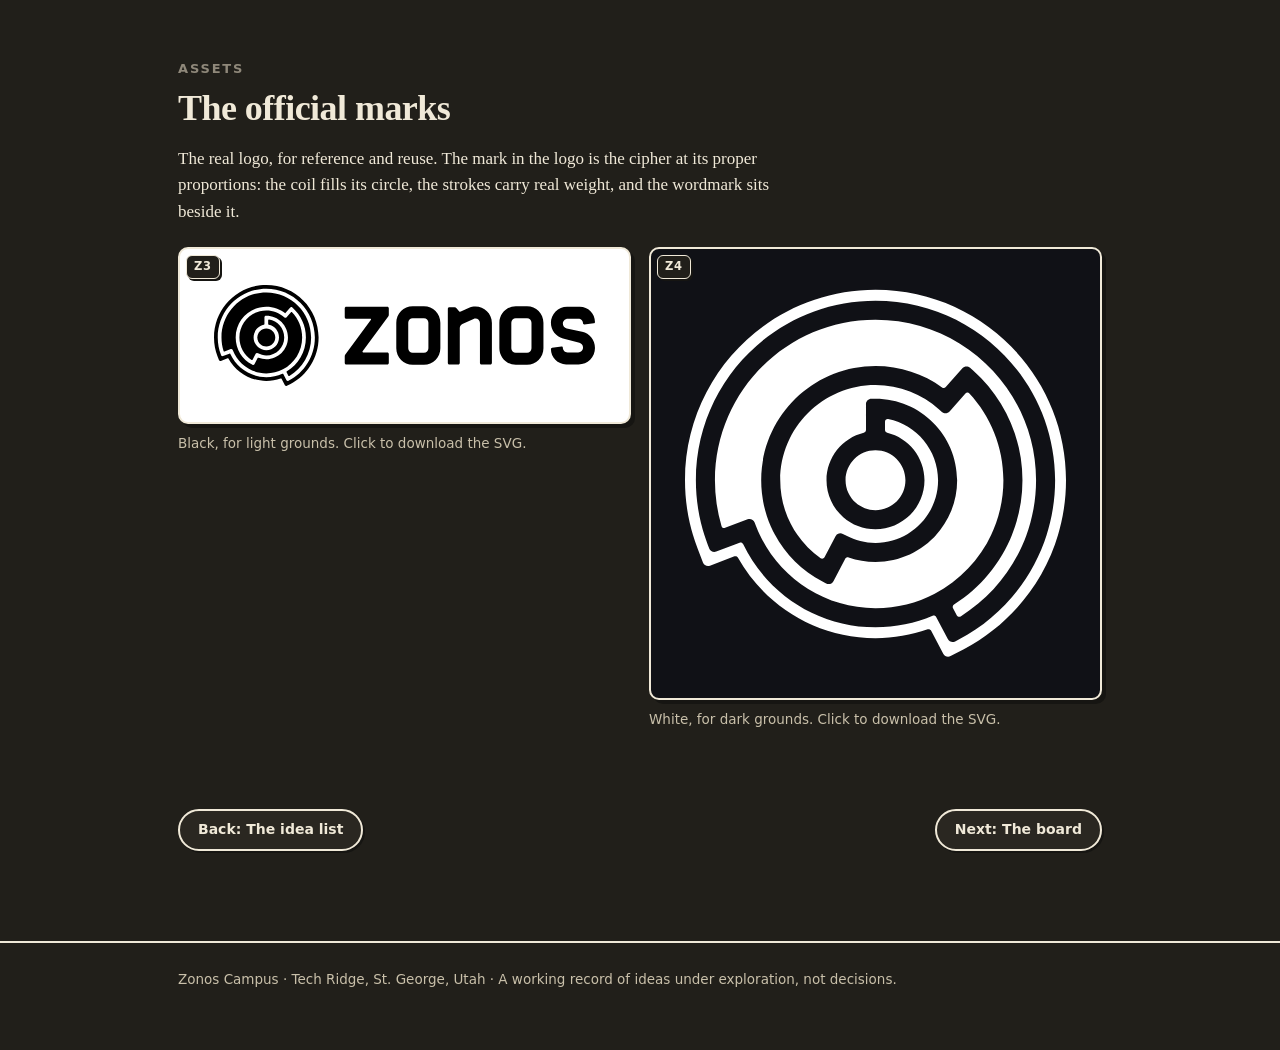
<file: cipher.html>
<!doctype html>
<html lang="en">
<head>
<meta charset="utf-8">
<meta name="viewport" content="width=device-width, initial-scale=1">
<title>The Cipher</title>
<meta name="description" content="What the Zonos cipher means, the Barbury crop circle it descends from, and the full breakdown of how the mark spells Zonos.">
<link rel="icon" type="image/svg+xml" href="favicon.svg">
<link rel="stylesheet" href="style.css">
<style>
.maker{
  border:2px solid var(--ink); border-radius:10px; background:var(--paper2);
  box-shadow:4px 4px 0 var(--line); padding:20px; margin-top:26px;
}
.maker .controls{
  display:flex; flex-wrap:wrap; gap:14px 22px; align-items:flex-end; margin-bottom:16px;
  font-family:-apple-system,system-ui,sans-serif; font-size:13.5px;
}
.maker label{display:block; font-weight:700; font-size:11.5px; letter-spacing:.1em; text-transform:uppercase; color:var(--muted); margin-bottom:5px}
.maker input[type=text]{
  font-family:"Charter","Iowan Old Style",Georgia,serif; font-size:18px; color:var(--ink);
  background:var(--paper); border:2px solid var(--ink); border-radius:8px; padding:8px 12px; width:min(320px,70vw);
}
.maker input[type=text]:focus-visible{outline:3px solid var(--mk); outline-offset:1px}
.maker select, .maker button.ctl{
  font-family:-apple-system,system-ui,sans-serif; font-size:13px; font-weight:600; color:var(--ink);
  background:var(--paper); border:2px solid var(--ink); border-radius:8px; padding:8px 12px; cursor:pointer;
}
.maker .toggles{display:flex; gap:16px; flex-wrap:wrap}
.maker .toggles label{display:flex; align-items:center; gap:6px; text-transform:none; letter-spacing:0; font-size:13.5px; font-weight:600; color:var(--ink2); margin:0; cursor:pointer}
.maker .toggles input{accent-color:var(--us); width:16px; height:16px}
.stagewrap{background:var(--paper); border:2px solid var(--ink); border-radius:10px; overflow:hidden}
#cv{display:block; width:100%; height:auto}
.exports{display:flex; gap:10px; flex-wrap:wrap; margin-top:14px}
.exports button{
  font-family:-apple-system,system-ui,sans-serif; font-size:13px; font-weight:700; color:var(--ink);
  background:var(--paper); border:2px solid var(--ink); border-radius:999px; padding:9px 18px; cursor:pointer;
  box-shadow:2px 2px 0 var(--line);
}
.exports button:hover{box-shadow:3px 3px 0 var(--line)}
.legend{
  font-family:-apple-system,system-ui,sans-serif; font-size:13px; color:var(--ink2);
  margin-top:12px; line-height:1.7;
}
.legend b{color:var(--ink)}
</style>
</head>
<body data-tag="Z">

<nav class="site">
  <div class="bar">
    <a class="brand" href="index.html">Zonos Campus</a>
    <a class="nl" href="index.html">Story</a>
    <a class="nl" href="history.html">Runway</a>
    <a class="nl" href="site.html">Site</a>
    <a class="nl" href="rfp.html">RFP</a>
    <a class="nl" href="view.html">View</a>
    <a class="nl" href="outdoors.html">Outdoors</a>
    <a class="nl" href="work.html">Work</a>
    <a class="nl" href="culture.html">Culture</a>
    <a class="nl" href="design.html">Character</a>
    <a class="nl" href="ideas.html">Ideas</a>
    <a class="nl here" href="cipher.html">Cipher</a>
    <a class="nl" href="board.html">Board</a>
    <button id="themebtn" type="button">Dark</button>
  </div>
</nav>

<main class="wrap">

<header class="page">
  <p class="eyebrow">The mark</p>
  <h1>The Cipher</h1>
  <svg class="squig" width="240" height="14" viewBox="0 0 240 14" aria-hidden="true"><path d="M4 9 C 24 3, 40 13, 60 8 S 100 3, 120 8 S 160 13, 180 7 S 220 4, 236 9"/></svg>
  <p class="lead">The circle in the Zonos logo is not decoration. It is a cipher: a word, encoded as a coil. It exists because of a barley field in Wiltshire. It is the reason coils and codes keep showing up in the campus ideas.</p>
</header>

<section id="meaning">
  <p class="eyebrow">What it means</p>
  <h2>The crop circle and the key</h2>
  <p>In June 2008, a crop circle appeared near Barbury Castle in Wiltshire, England. It looked like an elaborate, meaningless spiral until a retired astrophysicist named Mike Reed saw a photograph a year later and recognized the formula: the pattern encoded the first ten digits of Pi, 3.141592654. A symbol that looked impossibly complex turned out to carry one simple, exact meaning, once someone found the key.</p>
  <p>The Zonos mark repeats that idea. Cross-border trade looks the way the crop circle looked: duties, taxes, compliance, payments, and surprises tangled into paperwork most people cannot read. The company's work is finding the key. The mission is creating trust in global trade, and the cipher is that mission drawn as a picture: something complex made simple, by decoding it.</p>
  <p>The mark carries an encoded word the same way the crop circle carried Pi. It is also a wink at the culture: a science-fiction-loving team that named its values from Galaxy Quest put a decodable secret in its own logo. The full story is in the 2019 essay, <a href="https://zonos.com/blog/zonos-decoding-cross-border" style="color:inherit">Zonos, decoding cross border</a>.</p>
  <div class="why">
    <span class="wl">Why this matters for the building</span>
    <p>The cipher keeps landing in campus ideas because it is buildable: the hand-laid basalt coil below, the <a href="outdoors.html#courtyard" style="color:inherit">60-foot courtyard centerpiece</a>, door handles shaped as the mark. For the courtyard version, pavers are one option and anything is an option; the direction I keep coming back to is an inset, sunk like a fire pit with steps down, so you walk into the mark rather than across it. A logo gets printed on a wall; a cipher gets walked, touched, and decoded. Visitors can be handed the key.</p>
  </div>
</section>

<section id="build">
  <p class="eyebrow">Building it</p>
  <h2>The cipher on the site</h2>
  <p>The plan under way is to build the mark out of the mountain itself, about a hundred feet across, on the dirt flat between the offices and the lava edge: black basalt gathered on site, one continuous path, walkable to the center and back. The campus gets its first landmark before the building exists.</p>
  <div class="duo">
    <figure>
      <img loading="lazy" src="images/cipher_labyrinth_aerial.jpg" alt="Rendering of the cipher labyrinth from the air">
      <figcaption>The concept from the air: the mark laid into the mesa in black basalt.</figcaption>
    </figure>
    <figure>
      <img loading="lazy" src="images/cipher_labyrinth_ground.jpg" alt="Rendering of the cipher labyrinth at ground level">
      <figcaption>At ground level: walkable, all the way in and all the way out.</figcaption>
    </figure>
  </div>
</section>

<section id="how">
  <p class="eyebrow">How it encodes</p>
  <h2>The formula</h2>
  <p>Each letter takes its position in the alphabet: A is 1, Z is 26. A letter is drawn as an arc that sweeps its share of a full circle, so A sweeps 1/26th of a turn and Z sweeps the whole turn. The first letter draws on the innermost ring, each following letter steps one ring outward, and every arc starts exactly where the last one ended. The result is one continuous path, all the way in and all the way back out. A period becomes a dot; a space becomes a tick between rings.</p>
</section>

<section id="spelled">
  <p class="eyebrow">The breakdown</p>
  <h2>How the mark spells Zonos</h2>
  <p>Every letter takes its position in the alphabet and sweeps that share of a full turn: 26 letters, 360 degrees, so each letter is worth about 13.8 degrees per alphabet position. The word starts at 12 o'clock and reads clockwise, one ring per letter, inside out. Each colored trace below rides inside the carve it decodes.</p>
  <div class="diagram" style="padding:26px">
    <svg viewBox="-110 -75 620 450" xmlns="http://www.w3.org/2000/svg" style="min-width:560px">
      <g color="var(--ink)"><path d="M20 145C20 78.7258 73.7258 25 140 25C206.274 25 260 78.7258 260 145C260 188.67 236.674 226.899 201.782 247.895C200.809 248.481 199.549 248.117 199.02 247.113L194.348 238.245C193.849 237.299 194.185 236.128 195.099 235.571C225.613 216.97 246 183.369 246 145C246 113.49 232.245 85.1865 210.428 65.778L209.679 65.1118C208.026 63.641 205.492 63.792 204.026 65.4488L190.675 80.5282C176.728 69.5522 159.124 63 140 63C94.7127 63 58 99.7127 58 145C58 176.57 75.8416 203.964 101.968 217.665L102.854 218.129C104.81 219.155 107.227 218.401 108.253 216.445L116.798 200.158C117.28 199.24 118.383 198.846 119.352 199.215C125.771 201.661 132.733 203 140 203C172.033 203 198 177.033 198 145C198 112.967 172.033 87 140 87H139C136.791 87 135 88.7909 135 91V109.638C135 110.63 134.271 111.466 133.298 111.66C117.73 114.773 106 128.516 106 145C106 155.218 110.513 164.387 117.638 170.612C123.613 175.832 131.443 179 140 179C158.778 179 174 163.778 174 145C174 128.516 162.27 114.773 146.702 111.66C145.729 111.466 145 110.63 145 109.638V99.475C145 98.2889 146.027 97.36 147.2 97.5364C170.294 101.01 188 120.938 188 145C188 171.51 166.51 193 140 193C131.965 193 124.406 191.03 117.763 187.551L116.878 187.087C114.922 186.062 112.506 186.817 111.48 188.772L103.262 204.435C102.724 205.461 101.426 205.818 100.458 205.181C80.8978 192.302 68 170.154 68 145C68 105.235 100.235 73 140 73C158.381 73 175.144 79.8816 187.869 91.2167L188.618 91.8839C190.271 93.3563 192.806 93.206 194.274 91.5485L206.04 78.2589C206.8 77.4 208.128 77.3542 208.926 78.1777C225.69 95.4648 236 119.026 236 145C236 181.979 215.094 214.082 184.433 230.122C171.152 237.069 156.043 241 140 241C99.1393 241 64.229 215.47 50.3741 179.473L50.0164 178.544C49.2252 176.489 46.9212 175.459 44.8624 176.242L28.1886 182.578C27.128 182.981 25.9432 182.423 25.6 181.341C21.9634 169.883 20 157.675 20 145Z" fill="currentColor" fill-rule="evenodd"/>
<path d="M116 145C116 131.745 126.745 121 140 121C153.255 121 164 131.745 164 145C164 158.255 153.255 169 140 169C133.953 169 128.44 166.77 124.218 163.082C119.174 158.675 116 152.211 116 145Z" fill="currentColor" fill-rule="evenodd"/>
<path d="M38.8284 201.783C38.3376 200.91 37.284 200.517 36.3481 200.873L18.3486 207.713C16.2886 208.496 13.9834 207.465 13.1934 205.408L9.26384 195.175C3.27493 179.579 0 162.654 0 145C0 67.6801 62.6801 5 140 5C217.32 5 280 67.6801 280 145C280 198.923 249.511 245.699 204.903 269.076L195.181 274.17C193.228 275.194 190.814 274.443 189.786 272.492L180.814 255.464C180.347 254.577 179.296 254.175 178.35 254.506C166.333 258.715 153.422 261 140 261C96.5423 261 58.6946 237.105 38.8284 201.783ZM185.482 242.872C184.986 241.929 183.838 241.543 182.864 241.975C169.753 247.778 155.247 251 140 251C97.3054 251 60.517 225.76 43.7216 189.403C43.2752 188.436 42.1595 187.967 41.1644 188.345L24.1116 194.825C22.0516 195.608 19.7464 194.577 18.9565 192.52L18.5992 191.59C13.0427 177.12 10 161.409 10 145C10 73.203 68.203 15 140 15C211.797 15 270 73.203 270 145C270 195.058 241.706 238.499 200.261 260.218L199.377 260.681C197.424 261.705 195.01 260.954 193.982 259.003L185.482 242.872Z" fill="currentColor" fill-rule="evenodd"/></g>
      <g>
        <circle cx="140" cy="145" r="29" fill="none" stroke="#7cd0ff" stroke-width="6" opacity="0.95"/>
        <path d="M 140.0 92.5 A 52.5 52.5 0 1 1 115.4 191.4" fill="none" stroke="#ffb757" stroke-width="6" stroke-linecap="round" opacity="0.95"/>
        <path d="M 103.9 213.0 A 77 77 0 1 1 191.5 87.8" fill="none" stroke="#6fd694" stroke-width="6" stroke-linecap="round" opacity="0.95"/>
        <path d="M 207.6 69.9 A 101 101 0 1 1 45.1 179.5" fill="none" stroke="#cba5ff" stroke-width="6" stroke-linecap="round" opacity="0.95"/>
        <path d="M 29.1 185.4 A 118 118 0 1 1 193.6 250.1" fill="none" stroke="#ff9bd4" stroke-width="6" stroke-linecap="round" opacity="0.95"/>
      </g>
      <g font-family="-apple-system, system-ui, sans-serif" font-size="13" font-weight="700">
        <line x1="126" y1="132" x2="-2" y2="-30" stroke="#7cd0ff" stroke-width="1.5" opacity="0.6"/>
        <text x="-104" y="-58" fill="#7cd0ff">Z &#183; 26th letter</text>
        <text x="-104" y="-42" fill="#7cd0ff">26/26 &#183; a full turn,</text>
        <text x="-104" y="-26" fill="#7cd0ff">tight to the center: the dot</text>
        <line x1="190.9" y1="157.7" x2="330" y2="120" stroke="#ffb757" stroke-width="1.5" opacity="0.6"/>
        <text x="336" y="112" fill="#ffb757">O &#183; 15th letter</text>
        <text x="336" y="128" fill="#ffb757">15/26 &#183; 208&#176;</text>
        <line x1="76.9" y1="100.8" x2="-8" y2="96" stroke="#6fd694" stroke-width="1.5" opacity="0.6"/>
        <text x="-86" y="88" fill="#6fd694">N &#183; 14th letter</text>
        <text x="-86" y="104" fill="#6fd694">14/26 &#183; 194&#176;</text>
        <line x1="196.5" y1="228.7" x2="330" y2="260" stroke="#cba5ff" stroke-width="1.5" opacity="0.6"/>
        <text x="336" y="252" fill="#cba5ff">O &#183; 15th letter</text>
        <text x="336" y="268" fill="#cba5ff">15/26 &#183; 208&#176;</text>
        <line x1="183.2" y1="35.2" x2="304" y2="-20" stroke="#ff9bd4" stroke-width="1.5" opacity="0.6"/>
        <text x="310" y="-40" fill="#ff9bd4">S &#183; 19th letter</text>
        <text x="310" y="-24" fill="#ff9bd4">19/26 &#183; 263&#176;</text>
        <text x="310" y="-8" fill="#ff9bd4">the outer cut; its end is the tail</text>
      </g>
    </svg>
  </div>
  <div class="tablewrap"><table>
    <thead><tr><th>Ring, inside out</th><th>Letter</th><th>Alphabet position</th><th>Share of a turn</th><th>Sweep</th></tr></thead>
    <tbody>
      <tr><td>1 &#183; the center dot</td><td><b style="color:#7cd0ff">Z</b></td><td>26</td><td>26/26</td><td>360&#176;, a closed circle: the dot survives inside it</td></tr>
      <tr><td>2</td><td><b style="color:#ffb757">O</b></td><td>15</td><td>15/26</td><td>208&#176;, starting at 12 o'clock</td></tr>
      <tr><td>3</td><td><b style="color:#6fd694">N</b></td><td>14</td><td>14/26</td><td>194&#176;, starting where the O ended</td></tr>
      <tr><td>4</td><td><b style="color:#cba5ff">O</b></td><td>15</td><td>15/26</td><td>208&#176;, continuing the spiral</td></tr>
      <tr><td>5 &#183; the rim</td><td><b style="color:#ff9bd4">S</b></td><td>19</td><td>19/26</td><td>263&#176;, the thin outer cut; its end is the tail</td></tr>
    </tbody>
  </table></div>
  <p class="caveat">Read it back: 26, 15, 14, 15, 19 &#8594; Z, O, N, O, S. The same key reads the annotated mark below.</p>
</section>

<section id="make">
  <p class="eyebrow">The mark, annotated</p>
  <h2>Count it yourself</h2>
  <p>The mark below is the official one, drawn from the logo's own vector paths. Turn on the guides to see the 26 spokes that divide the circle into letters, and turn on the letters to count each ring: the alphabet runs along every carve in that ring's color, and the letter each ring stops on is the letter it encodes.</p>

  <div class="maker">
    <div class="controls">
      <div class="toggles">
        <label><input type="checkbox" id="guides"> Guides</label>
        <label><input type="checkbox" id="letters" checked> Letters</label>
      </div>
    </div>
    <div class="stagewrap"><canvas id="cv" width="1200" height="1200" aria-label="The Zonos cipher, annotated"></canvas></div>
    <div class="exports">
      <button type="button" id="dl-png">Download PNG (1200)</button>
      <button type="button" id="dl-png2">Download large PNG (2400)</button>
      <button type="button" id="dl-svg">Download SVG (vector)</button>
    </div>
    <p class="legend">Ring colors match the breakdown above: <b style="color:#7cd0ff">Z</b> 26/26 &nbsp; <b style="color:#ffb757">O</b> 15/26 &nbsp; <b style="color:#6fd694">N</b> 14/26 &nbsp; <b style="color:#cba5ff">O</b> 15/26 &nbsp; <b style="color:#ff9bd4">S</b> 19/26.</p>
  </div>
</section>

<section id="marks">
  <p class="eyebrow">Assets</p>
  <h2>The official marks</h2>
  <p>The real logo, for reference and reuse. The mark in the logo is the cipher at its proper proportions: the coil fills its circle, the strokes carry real weight, and the wordmark sits beside it.</p>
  <div class="duo">
    <figure>
      <a href="images/brand/zonos_logo_black.svg" download style="display:block">
        <span style="display:block; background:#ffffff; border:2px solid var(--ink); border-radius:10px; box-shadow:4px 4px 0 var(--line); padding:34px">
          <img src="images/brand/zonos_logo_black.svg" alt="Zonos logo, black on white" style="border:0; box-shadow:none; border-radius:0; cursor:pointer">
        </span>
      </a>
      <figcaption>Black, for light grounds. Click to download the SVG.</figcaption>
    </figure>
    <figure>
      <a href="images/brand/zonos_logo_white.svg" download style="display:block">
        <span style="display:block; background:#101116; border:2px solid var(--ink); border-radius:10px; box-shadow:4px 4px 0 var(--line); padding:34px">
          <img src="images/brand/zonos_logo_white.svg" alt="Zonos logo, white on black" style="border:0; box-shadow:none; border-radius:0; cursor:pointer">
        </span>
      </a>
      <figcaption>White, for dark grounds. Click to download the SVG.</figcaption>
    </figure>
  </div>
</section>

<div class="pager">
  <a href="ideas.html">Back: The idea list</a>
  <a href="board.html">Next: The board</a>
</div>

</main>

<footer>
  <div class="wrap">
    Zonos Campus · Tech Ridge, St. George, Utah · A working record of ideas under exploration, not decisions.
  </div>
</footer>

<div id="lightbox" aria-hidden="true"><img alt=""></div>
<script src="site.js?v=2"></script>
<script src="mark_paths.js"></script>
<script>
(function(){
  var cv = document.getElementById('cv');
  var guides = document.getElementById('guides');
  var letters = document.getElementById('letters');

  // Official ring geometry, measured from the logo (mark units, center 140,145):
  // radius, start angle (deg clockwise from 12 o'clock), letter count, trace color.
  var RINGS = [
    {r: 29,   start: 0,   n: 26, col: '#7cd0ff'},
    {r: 52.5, start: 0,   n: 15, col: '#ffb757'},
    {r: 77,   start: 208, n: 14, col: '#6fd694'},
    {r: 101,  start: 42,  n: 15, col: '#cba5ff'},
    {r: 118,  start: 250, n: 19, col: '#ff9bd4'}
  ];
  var STEP = 360/26;

  function cssVar(n){ return getComputedStyle(document.documentElement).getPropertyValue(n).trim(); }
  function deg(d){ return Math.PI/180*d; }

  function renderTo(canvas){
    var ctx = canvas.getContext('2d');
    var W = 1200, C = W/2;
    var paper = cssVar('--paper') || '#fbf7ee';
    var ink = cssVar('--ink') || '#1a1917';
    var guide = cssVar('--line') || '#d9d2c0';
    ctx.setTransform(canvas.width/W, 0, 0, canvas.height/W, 0, 0);
    ctx.clearRect(0,0,W,W);
    ctx.fillStyle = paper;
    ctx.fillRect(0,0,W,W);

    var ms = 900/280;
    if(guides.checked){
      ctx.strokeStyle = guide; ctx.lineWidth = 3; ctx.beginPath();
      for(var g=0; g<26; g++){
        var ga = deg(g*STEP - 90);
        ctx.moveTo(C, C); ctx.lineTo(C + 500*Math.cos(ga), C + 500*Math.sin(ga));
      }
      ctx.stroke();
    }

    // the official mark, verbatim
    if(window.ZONOS_MARK_PATHS){
      ctx.save();
      ctx.translate(C - 140*ms, C - 145*ms);
      ctx.scale(ms, ms);
      ctx.fillStyle = ink;
      window.ZONOS_MARK_PATHS.forEach(function(d){
        ctx.fill(new Path2D(d), 'evenodd');
      });
      ctx.restore();
    }

    if(letters.checked){
      ctx.textAlign = 'center';
      ctx.textBaseline = 'middle';
      RINGS.forEach(function(rg){
        var rr = rg.r * ms;
        var fs = Math.max(15, Math.min(24, rr*0.16));
        for(var i=1; i<=rg.n; i++){
          var aDeg = rg.start + (i-0.5)*STEP;
          var a = deg(aDeg - 90);
          var x = C + rr*Math.cos(a), y = C + rr*Math.sin(a);
          var last = (i === rg.n);
          ctx.save();
          ctx.translate(x, y);
          // keep letters upright: flip on the lower half
          var rot = a + Math.PI/2;
          var norm = ((aDeg % 360) + 360) % 360;
          if(norm > 90 && norm < 270) rot += Math.PI;
          ctx.rotate(rot);
          ctx.font = (last ? '800 ' : '600 ') + Math.round(last ? fs*1.25 : fs) + 'px -apple-system, system-ui, sans-serif';
          ctx.fillStyle = rg.col;
          ctx.globalAlpha = last ? 1 : 0.5;
          ctx.fillText(String.fromCharCode(64+i), 0, 0);
          ctx.restore();
        }
        ctx.globalAlpha = 1;
      });
    }
  }

  function draw(){ renderTo(cv); }

  function svgOut(){
    var paper = cssVar('--paper') || '#fbf7ee';
    var ink = cssVar('--ink') || '#1a1917';
    var guide = cssVar('--line') || '#d9d2c0';
    var ms = 900/280, C = 600;
    var s = ['<svg xmlns="http://www.w3.org/2000/svg" viewBox="0 0 1200 1200">'];
    s.push('<rect width="1200" height="1200" fill="'+paper+'"/>');
    if(guides.checked){
      for(var g=0; g<26; g++){
        var ga = deg(g*STEP - 90);
        s.push('<line x1="600" y1="600" x2="'+(C+500*Math.cos(ga)).toFixed(1)+'" y2="'+(C+500*Math.sin(ga)).toFixed(1)+'" stroke="'+guide+'" stroke-width="3"/>');
      }
    }
    s.push('<g transform="translate('+(C-140*ms)+','+(C-145*ms)+') scale('+ms+')">');
    (window.ZONOS_MARK_PATHS||[]).forEach(function(d){
      s.push('<path d="'+d+'" fill="'+ink+'" fill-rule="evenodd"/>');
    });
    s.push('</g>');
    if(letters.checked){
      RINGS.forEach(function(rg){
        var rr = rg.r*ms;
        var fs = Math.max(15, Math.min(24, rr*0.16));
        for(var i=1; i<=rg.n; i++){
          var aDeg = rg.start + (i-0.5)*STEP;
          var a = deg(aDeg - 90);
          var x = C + rr*Math.cos(a), y = C + rr*Math.sin(a);
          var last = (i === rg.n);
          var rotD = aDeg;
          var norm = ((aDeg % 360) + 360) % 360;
          if(norm > 90 && norm < 270) rotD += 180;
          s.push('<text x="'+x.toFixed(1)+'" y="'+y.toFixed(1)+'" transform="rotate('+rotD.toFixed(1)+' '+x.toFixed(1)+' '+y.toFixed(1)+')" text-anchor="middle" dominant-baseline="middle" font-family="-apple-system, system-ui, sans-serif" font-weight="'+(last?800:600)+'" font-size="'+Math.round(last?fs*1.25:fs)+'" fill="'+rg.col+'" opacity="'+(last?1:0.5)+'">'+String.fromCharCode(64+i)+'</text>');
        }
      });
    }
    s.push('</svg>');
    return s.join('');
  }

  function save(name, blob){
    var a = document.createElement('a');
    a.href = URL.createObjectURL(blob);
    a.download = name;
    a.click();
    setTimeout(function(){ URL.revokeObjectURL(a.href); }, 5000);
  }
  document.getElementById('dl-png').addEventListener('click', function(){
    cv.toBlob(function(b){ save('zonos-cipher.png', b); });
  });
  document.getElementById('dl-png2').addEventListener('click', function(){
    var big = document.createElement('canvas');
    big.width = 2400; big.height = 2400;
    renderTo(big);
    big.toBlob(function(b){ save('zonos-cipher.png', b); });
  });
  document.getElementById('dl-svg').addEventListener('click', function(){
    save('zonos-cipher.svg', new Blob([svgOut()], {type:'image/svg+xml'}));
  });

  guides.addEventListener('change', draw);
  letters.addEventListener('change', draw);
  var tb = document.getElementById('themebtn');
  if(tb) tb.addEventListener('click', function(){ setTimeout(draw, 30); });
  var mq = window.matchMedia('(prefers-color-scheme: dark)');
  if(mq.addEventListener) mq.addEventListener('change', function(){ setTimeout(draw, 30); });
  draw();
})();
</script>
</body>
</html>
</file>
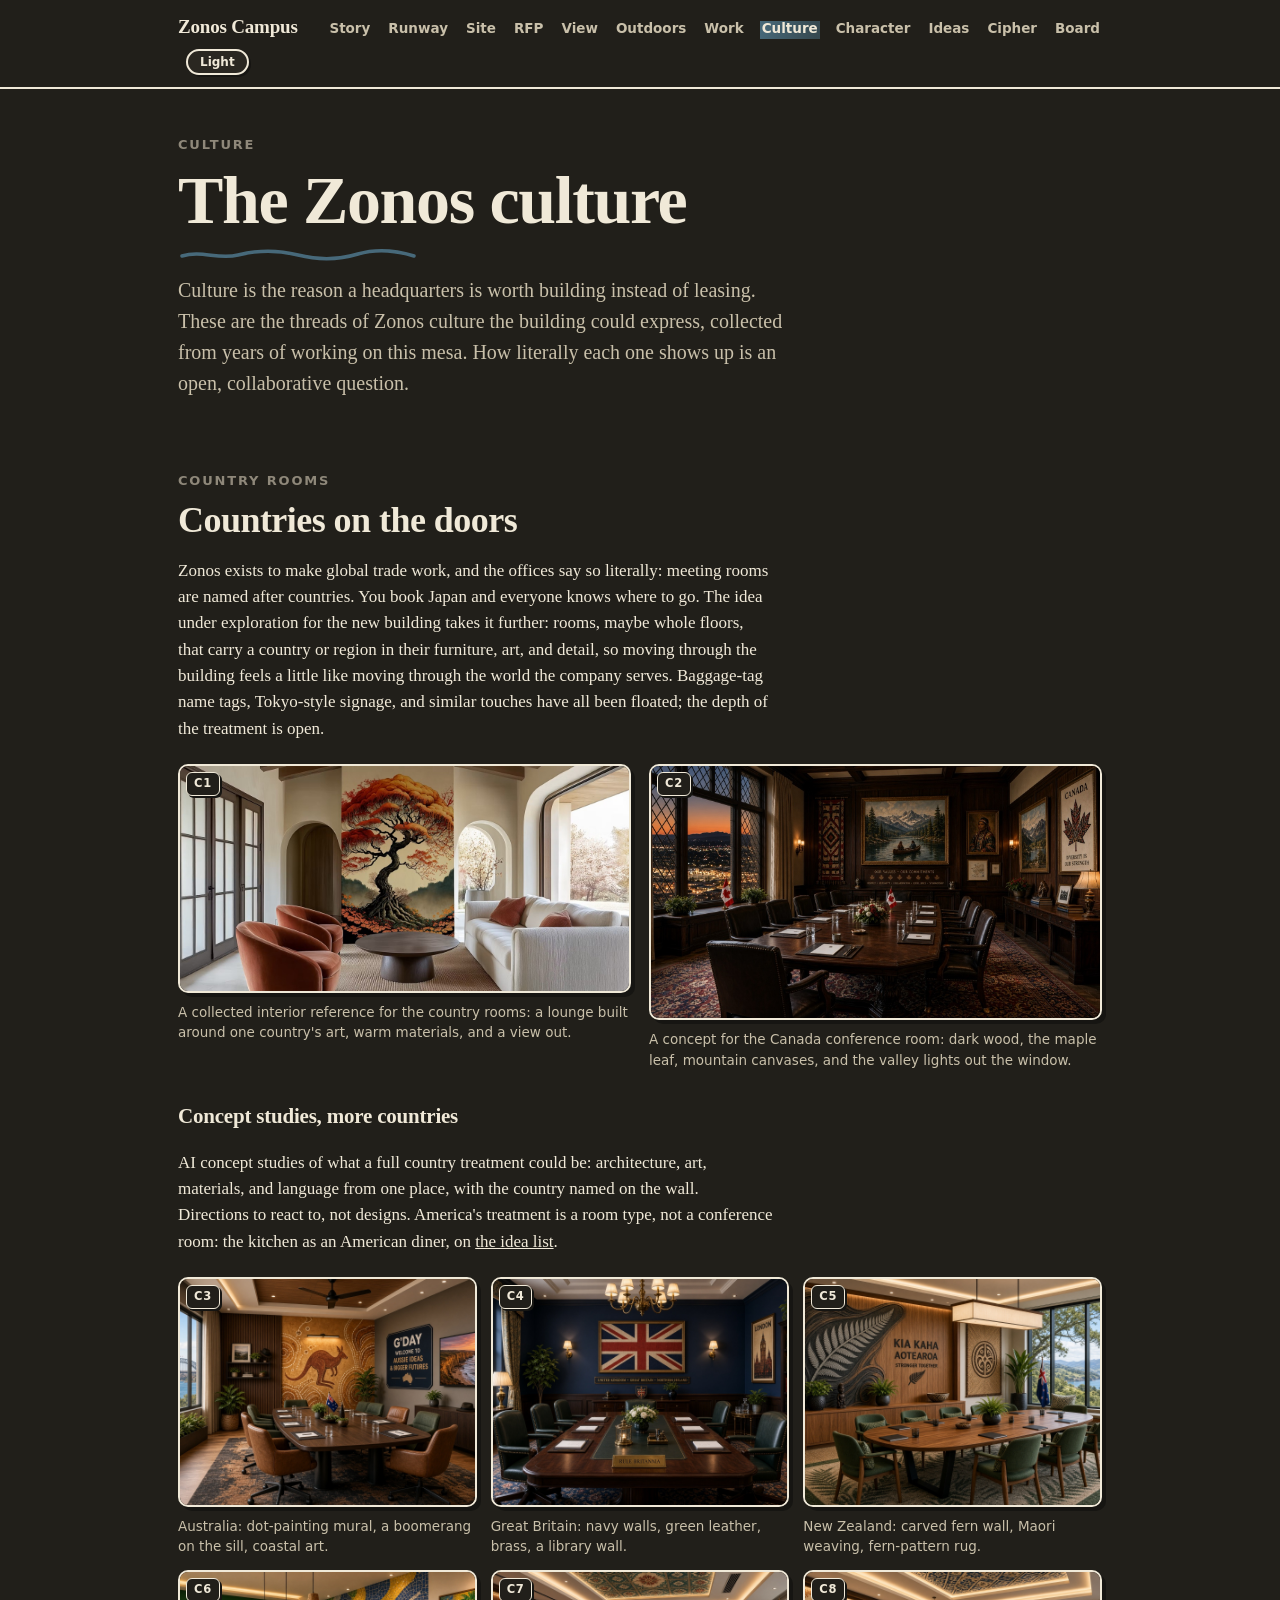
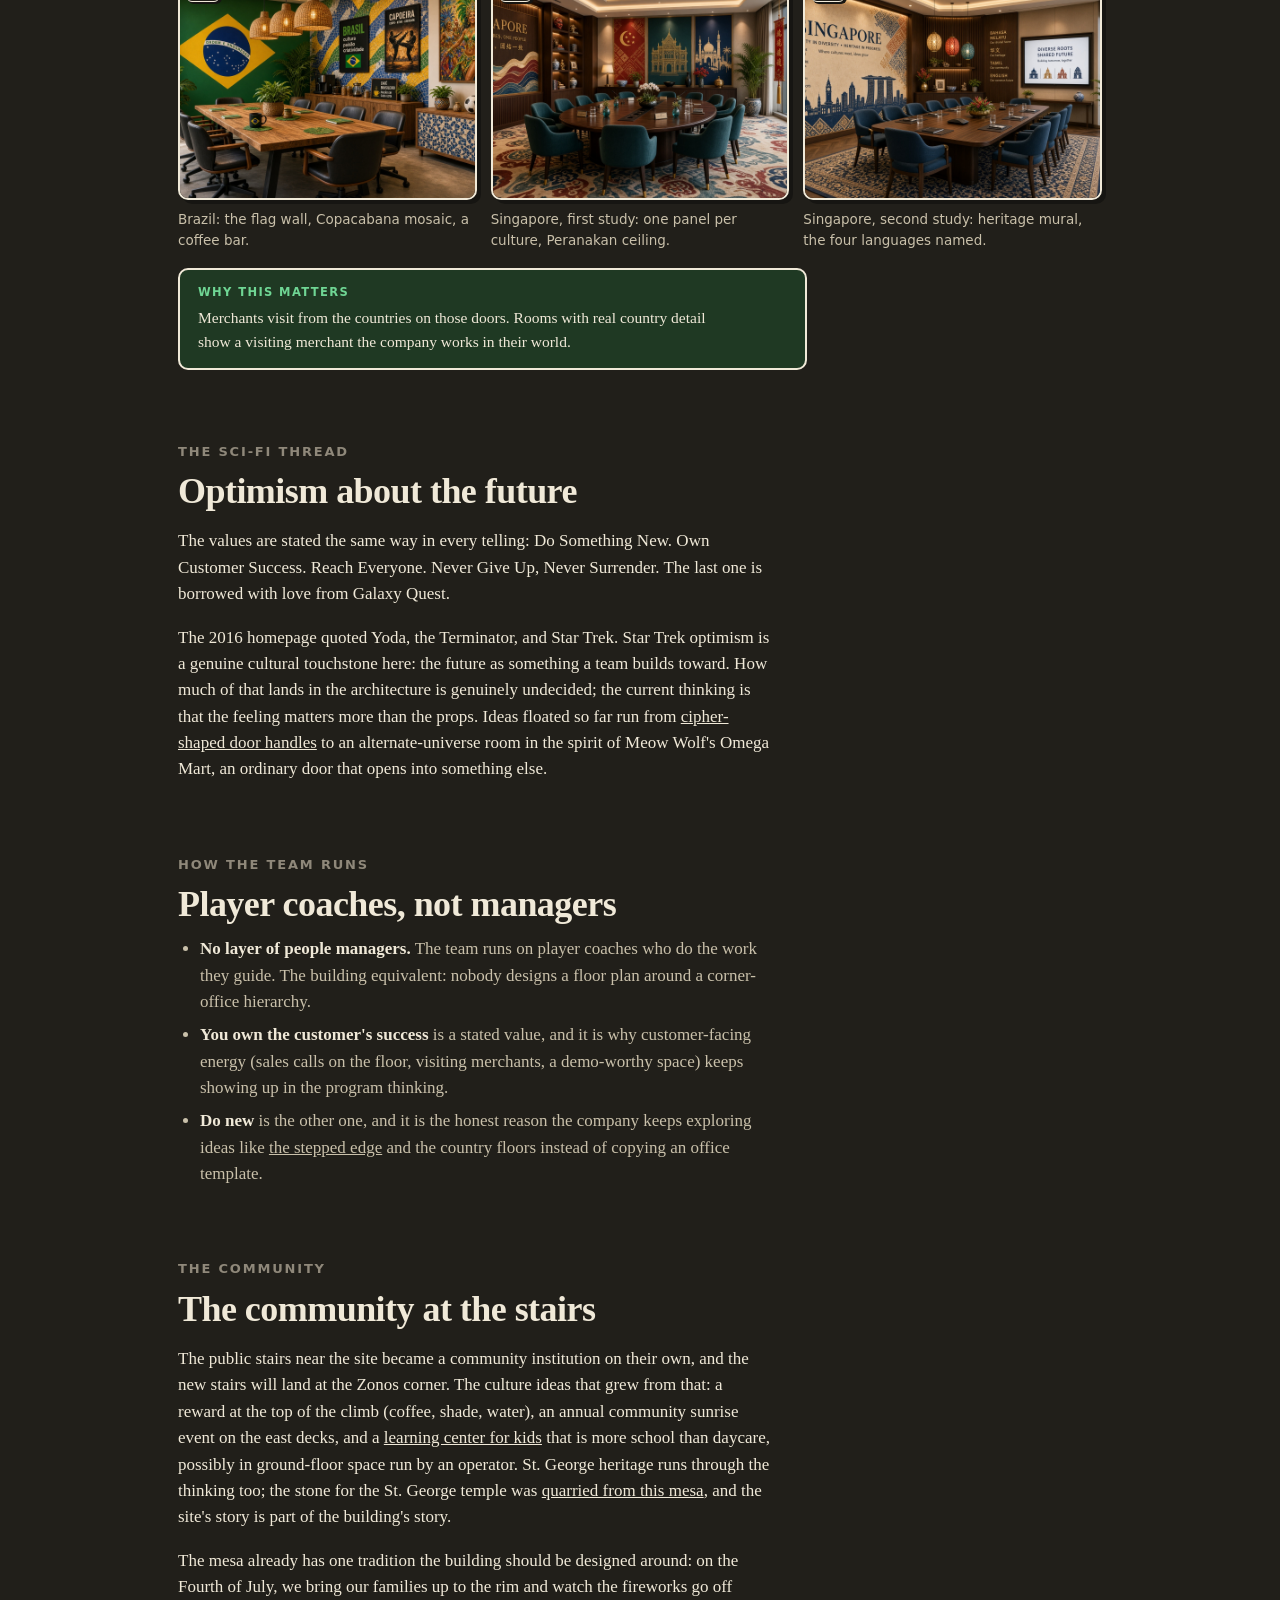
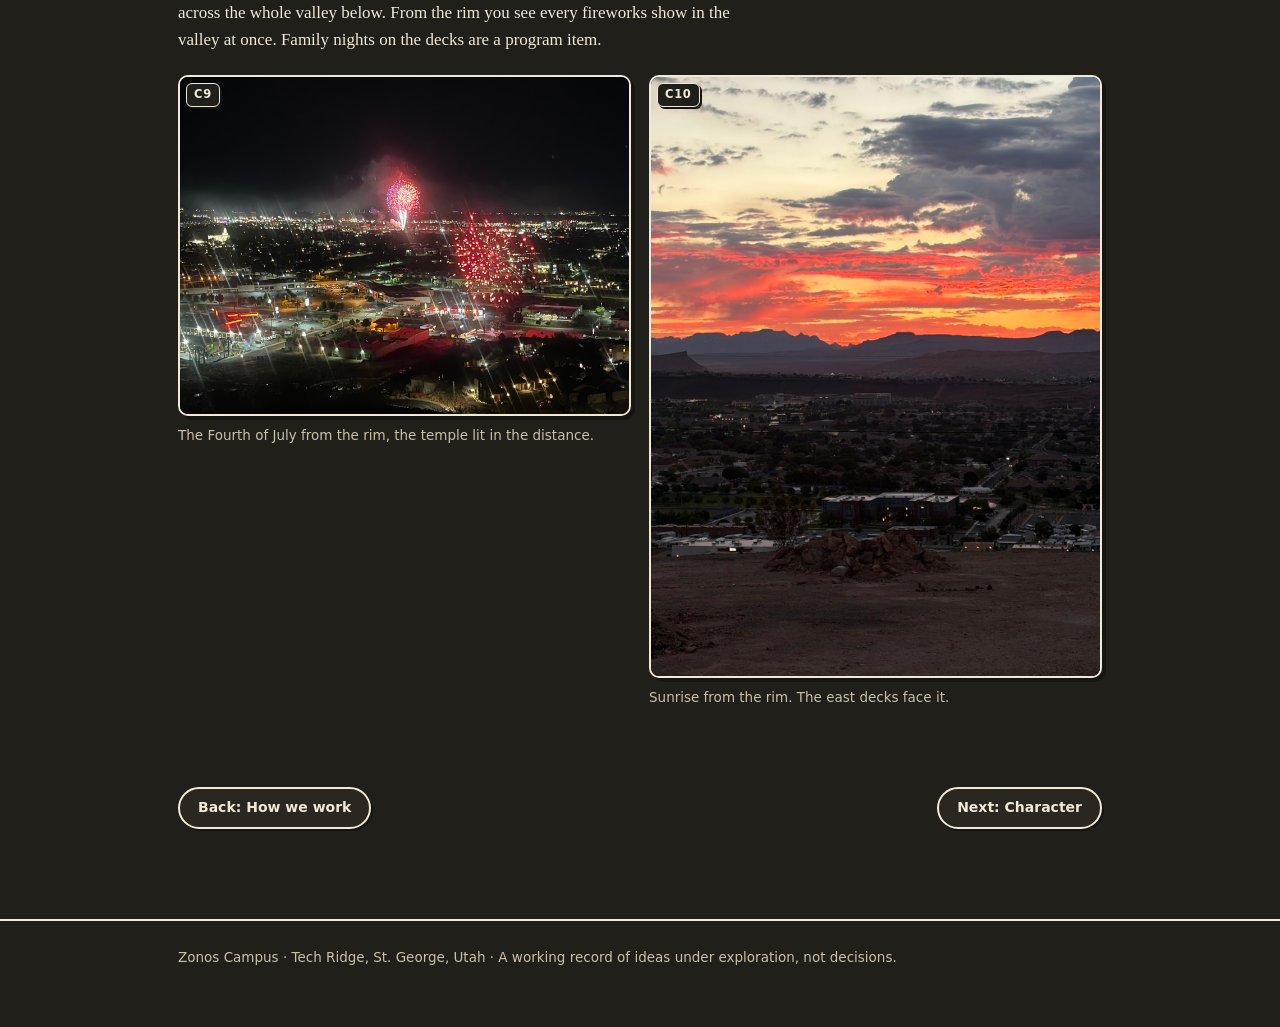
<file: culture.html>
<!doctype html>
<html lang="en">
<head>
<meta charset="utf-8">
<meta name="viewport" content="width=device-width, initial-scale=1">
<title>Culture</title>
<meta name="description" content="The Zonos culture: the values, the countries on the doors, the sci-fi thread, and the community at the stairs.">
<link rel="icon" type="image/svg+xml" href="favicon.svg">
<link rel="stylesheet" href="style.css">
</head>
<body data-tag="C">

<nav class="site">
  <div class="bar">
    <a class="brand" href="index.html">Zonos Campus</a>
    <a class="nl" href="index.html">Story</a>
    <a class="nl" href="history.html">Runway</a>
    <a class="nl" href="site.html">Site</a>
    <a class="nl" href="rfp.html">RFP</a>
    <a class="nl" href="view.html">View</a>
    <a class="nl" href="outdoors.html">Outdoors</a>
    <a class="nl" href="work.html">Work</a>
    <a class="nl here" href="culture.html">Culture</a>
    <a class="nl" href="design.html">Character</a>
    <a class="nl" href="ideas.html">Ideas</a>
    <a class="nl" href="cipher.html">Cipher</a>
    <a class="nl" href="board.html">Board</a>
    <button id="themebtn" type="button">Dark</button>
  </div>
</nav>

<main class="wrap">

<header class="page">
  <p class="eyebrow">Culture</p>
  <h1>The Zonos culture</h1>
  <svg class="squig" width="240" height="14" viewBox="0 0 240 14" aria-hidden="true"><path d="M4 9 C 24 3, 40 13, 60 8 S 100 3, 120 8 S 160 13, 180 7 S 220 4, 236 9"/></svg>
  <p class="lead">Culture is the reason a headquarters is worth building instead of leasing. These are the threads of Zonos culture the building could express, collected from years of working on this mesa. How literally each one shows up is an open, collaborative question.</p>
</header>

<section id="world">
  <p class="eyebrow">Country rooms</p>
  <h2>Countries on the doors</h2>
  <p>Zonos exists to make global trade work, and the offices say so literally: meeting rooms are named after countries. You book Japan and everyone knows where to go. The idea under exploration for the new building takes it further: rooms, maybe whole floors, that carry a country or region in their furniture, art, and detail, so moving through the building feels a little like moving through the world the company serves. Baggage-tag name tags, Tokyo-style signage, and similar touches have all been floated; the depth of the treatment is open.</p>
  <div class="duo">
    <figure>
      <img loading="lazy" src="images/ref_lounge_mural.jpg" alt="Reference interior: a lounge with a Japanese tree mural, terracotta chairs, and an arched opening to a garden">
      <figcaption>A collected interior reference for the country rooms: a lounge built around one country's art, warm materials, and a view out.</figcaption>
    </figure>
    <figure>
      <img loading="lazy" src="images/ref_canada_room.jpg" alt="Concept: a Canada conference room with dark wood paneling, maple leaf art, mountain paintings, and the city lights out the window">
      <figcaption>A concept for the Canada conference room: dark wood, the maple leaf, mountain canvases, and the valley lights out the window.</figcaption>
    </figure>
  </div>
  <h3 class="sub">Concept studies, more countries</h3>
  <p>AI concept studies of what a full country treatment could be: architecture, art, materials, and language from one place, with the country named on the wall. Directions to react to, not designs. America's treatment is a room type, not a conference room: the kitchen as an American diner, on <a href="ideas.html#community-ideas" style="color:inherit">the idea list</a>.</p>
  <div class="grid">
    <figure><img loading="lazy" src="images/ref_room_australia.jpg" alt="Concept: an Australia conference room with an Aboriginal-style kangaroo mural, leather chairs, and the Sydney harbor out the window"><figcaption>Australia: dot-painting mural, a boomerang on the sill, coastal art.</figcaption></figure>
    <figure><img loading="lazy" src="images/ref_room_great_britain.jpg" alt="Concept: a Great Britain conference room with a framed Union Jack, navy walls, green leather chairs, and a brass chandelier"><figcaption>Great Britain: navy walls, green leather, brass, a library wall.</figcaption></figure>
    <figure><img loading="lazy" src="images/ref_room_new_zealand.jpg" alt="Concept: a New Zealand conference room with a carved silver fern wall, Maori weaving, and green upholstery"><figcaption>New Zealand: carved fern wall, Maori weaving, fern-pattern rug.</figcaption></figure>
    <figure><img loading="lazy" src="images/ref_room_brazil.jpg" alt="Concept: a Brazil conference room with the flag on the wall, Copacabana mosaic patterns, and dense plants"><figcaption>Brazil: the flag wall, Copacabana mosaic, a coffee bar.</figcaption></figure>
    <figure><img loading="lazy" src="images/ref_room_singapore_dark.jpg" alt="Concept: a Singapore conference room with panels for its cultures, a patterned ceiling, and Marina Bay out the window"><figcaption>Singapore, first study: one panel per culture, Peranakan ceiling.</figcaption></figure>
    <figure><img loading="lazy" src="images/ref_room_singapore_light.jpg" alt="Concept: a lighter Singapore conference room with a heritage mural and its four languages on the wall"><figcaption>Singapore, second study: heritage mural, the four languages named.</figcaption></figure>
  </div>
  <div class="why">
    <span class="wl">Why this matters</span>
    <p>Merchants visit from the countries on those doors. Rooms with real country detail show a visiting merchant the company works in their world.</p>
  </div>
</section>

<section id="scifi">
  <p class="eyebrow">The sci-fi thread</p>
  <h2>Optimism about the future</h2>
  <p>The values are stated the same way in every telling: Do Something New. Own Customer Success. Reach Everyone. Never Give Up, Never Surrender. The last one is borrowed with love from Galaxy Quest.</p>
  <p>The 2016 homepage quoted Yoda, the Terminator, and Star Trek. Star Trek optimism is a genuine cultural touchstone here: the future as something a team builds toward. How much of that lands in the architecture is genuinely undecided; the current thinking is that the feeling matters more than the props. Ideas floated so far run from <a href="cipher.html" style="color:inherit">cipher-shaped door handles</a> to an alternate-universe room in the spirit of Meow Wolf's Omega Mart, an ordinary door that opens into something else.</p>
</section>

<section id="values">
  <p class="eyebrow">How the team runs</p>
  <h2>Player coaches, not managers</h2>
  <ul class="plain">
    <li><b>No layer of people managers.</b> The team runs on player coaches who do the work they guide. The building equivalent: nobody designs a floor plan around a corner-office hierarchy.</li>
    <li><b>You own the customer's success</b> is a stated value, and it is why customer-facing energy (sales calls on the floor, visiting merchants, a demo-worthy space) keeps showing up in the program thinking.</li>
    <li><b>Do new</b> is the other one, and it is the honest reason the company keeps exploring ideas like <a href="view.html" style="color:inherit">the stepped edge</a> and the country floors instead of copying an office template.</li>
  </ul>
</section>

<section id="community">
  <p class="eyebrow">The community</p>
  <h2>The community at the stairs</h2>
  <p>The public stairs near the site became a community institution on their own, and the new stairs will land at the Zonos corner. The culture ideas that grew from that: a reward at the top of the climb (coffee, shade, water), an annual community sunrise event on the east decks, and a <a href="ideas.html#community-ideas" style="color:inherit">learning center for kids</a> that is more school than daycare, possibly in ground-floor space run by an operator. St. George heritage runs through the thinking too; the stone for the St. George temple was <a href="history.html#pioneers" style="color:inherit">quarried from this mesa</a>, and the site's story is part of the building's story.</p>
  <p>The mesa already has one tradition the building should be designed around: on the Fourth of July, we bring our families up to the rim and watch the fireworks go off across the whole valley below. From the rim you see every fireworks show in the valley at once. Family nights on the decks are a program item.</p>
  <div class="duo">
    <figure>
      <img loading="lazy" src="images/fireworks_fourth.jpg" alt="Fireworks across the St. George valley from the rim, temple lit in the distance">
      <figcaption>The Fourth of July from the rim, the temple lit in the distance.</figcaption>
    </figure>
    <figure>
      <img loading="lazy" src="images/site_sunrise_st_george.jpg" alt="Sunrise over St. George from the mesa rim">
      <figcaption>Sunrise from the rim. The east decks face it.</figcaption>
    </figure>
  </div>
</section>

<div class="pager">
  <a href="work.html">Back: How we work</a>
  <a href="design.html">Next: Character</a>
</div>

</main>

<footer>
  <div class="wrap">
    Zonos Campus · Tech Ridge, St. George, Utah · A working record of ideas under exploration, not decisions.
  </div>
</footer>

<div id="lightbox" aria-hidden="true"><img alt=""></div>
<script src="site.js?v=2"></script>
</body>
</html>
</file>
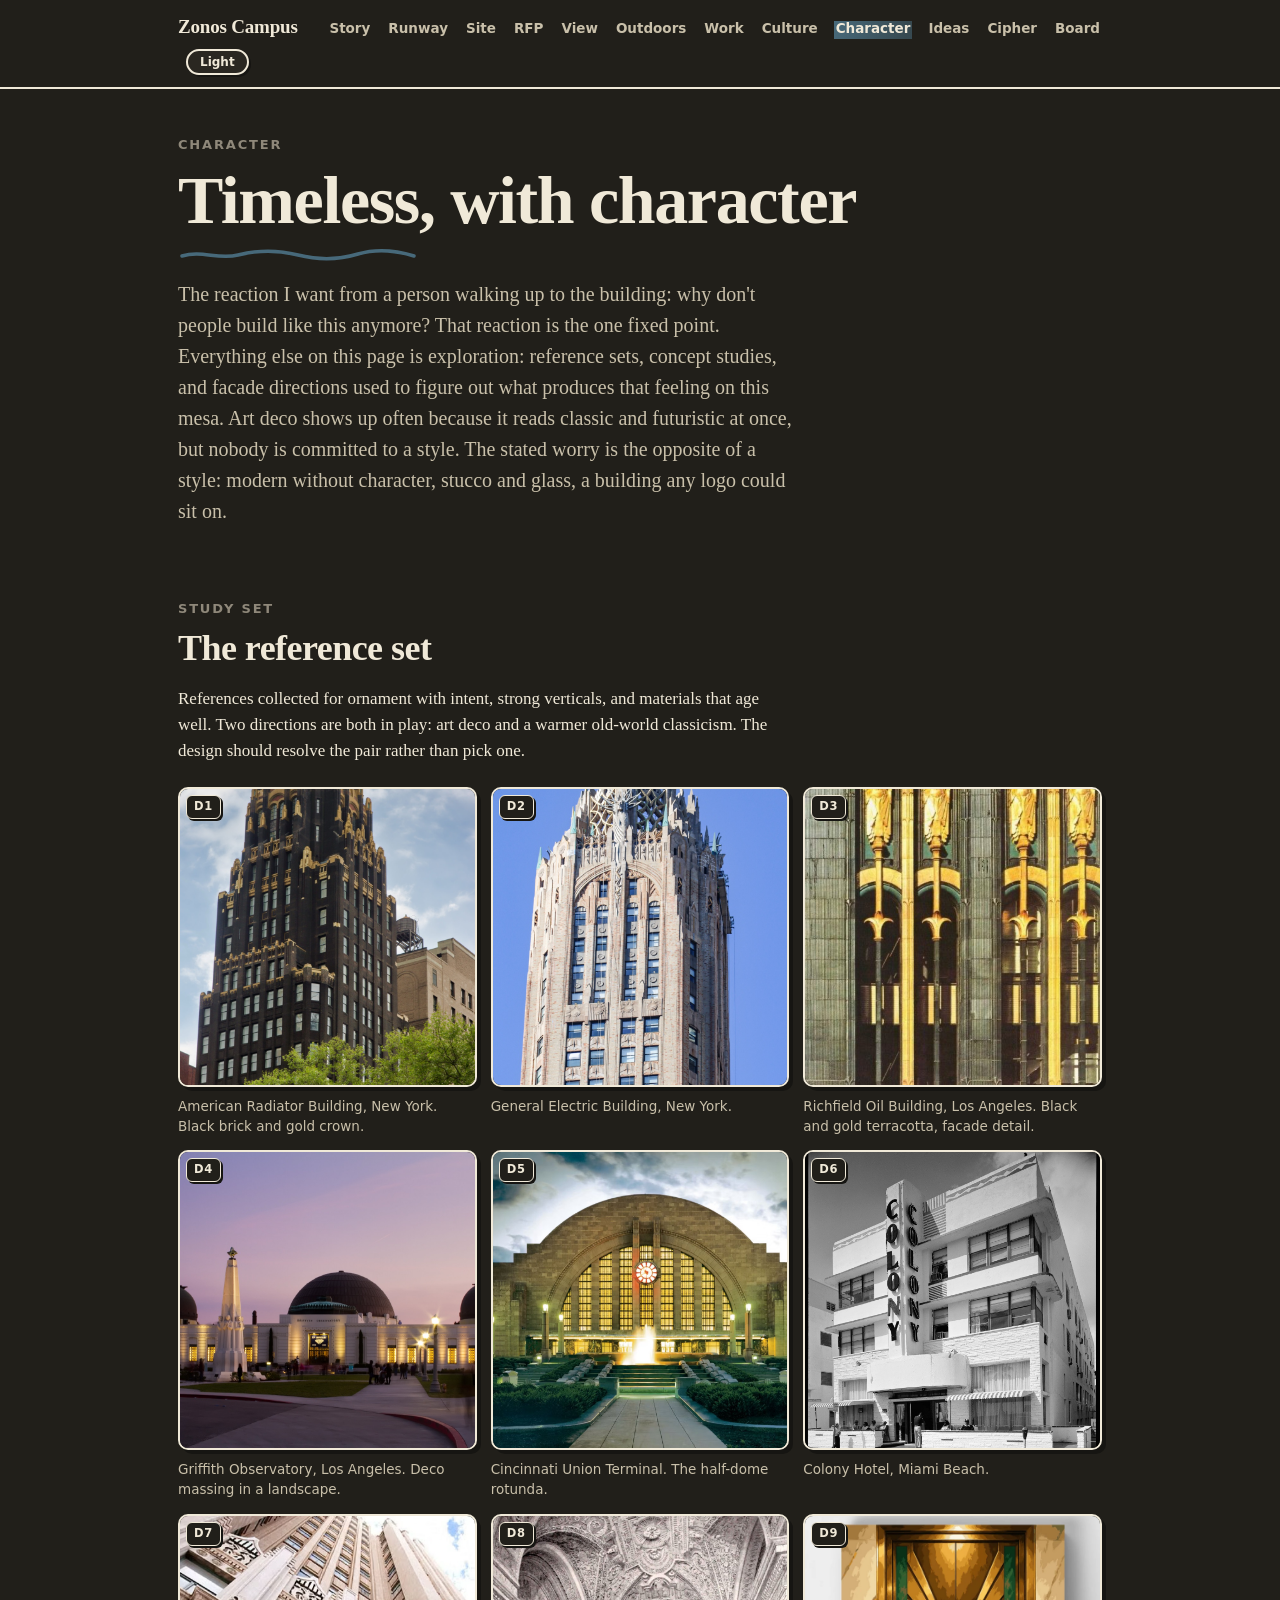
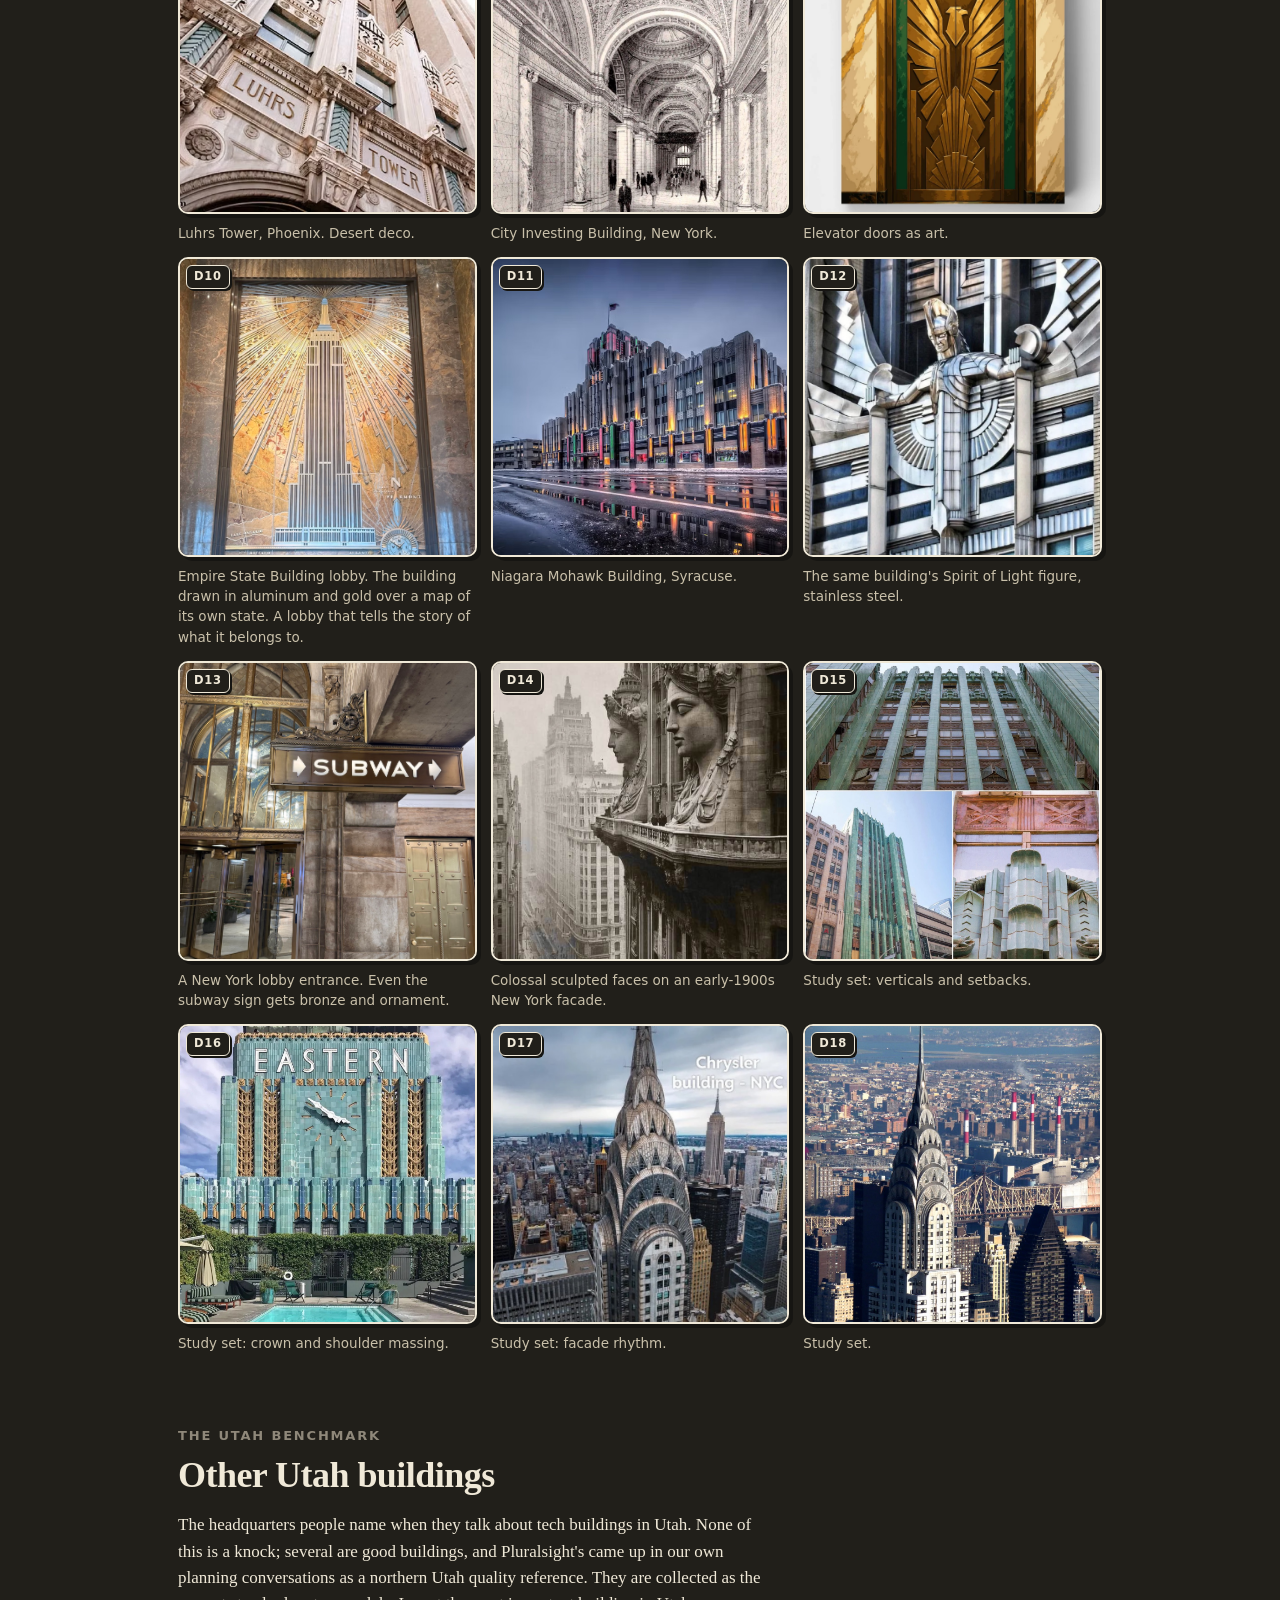
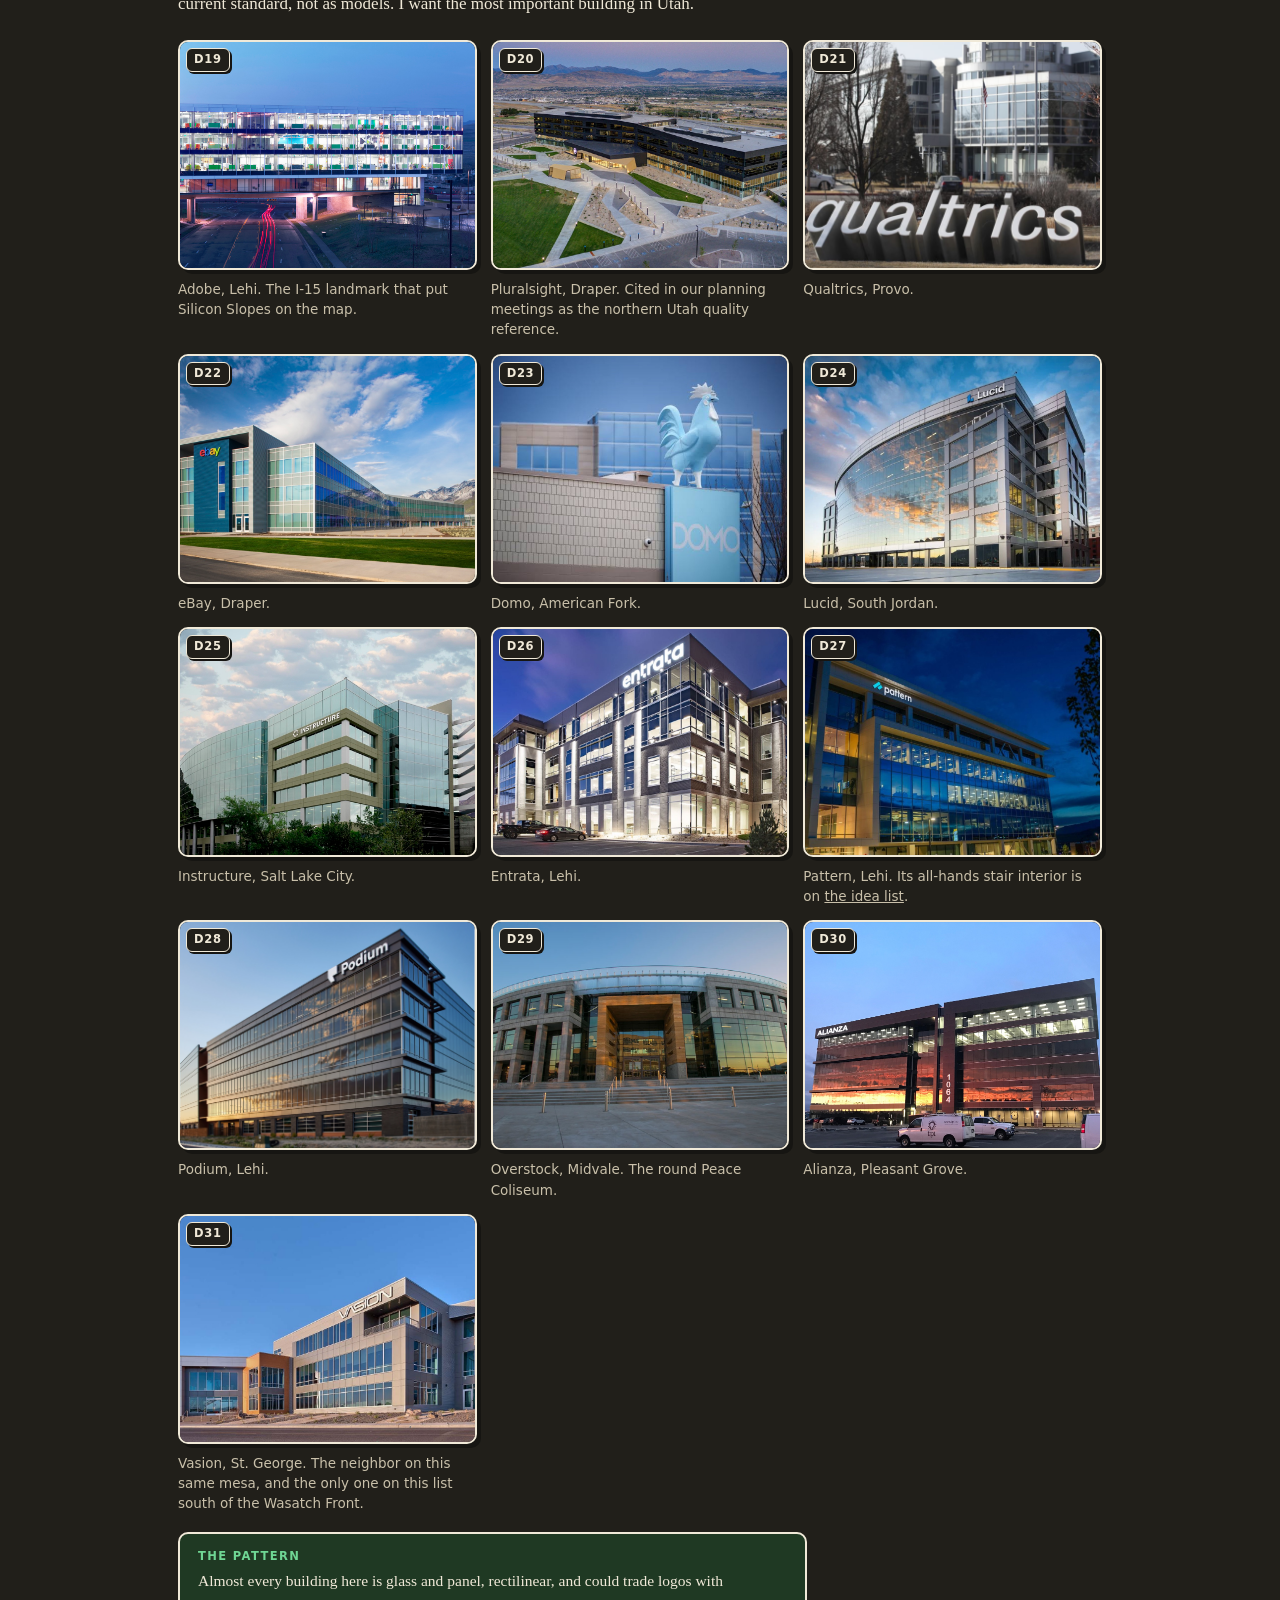
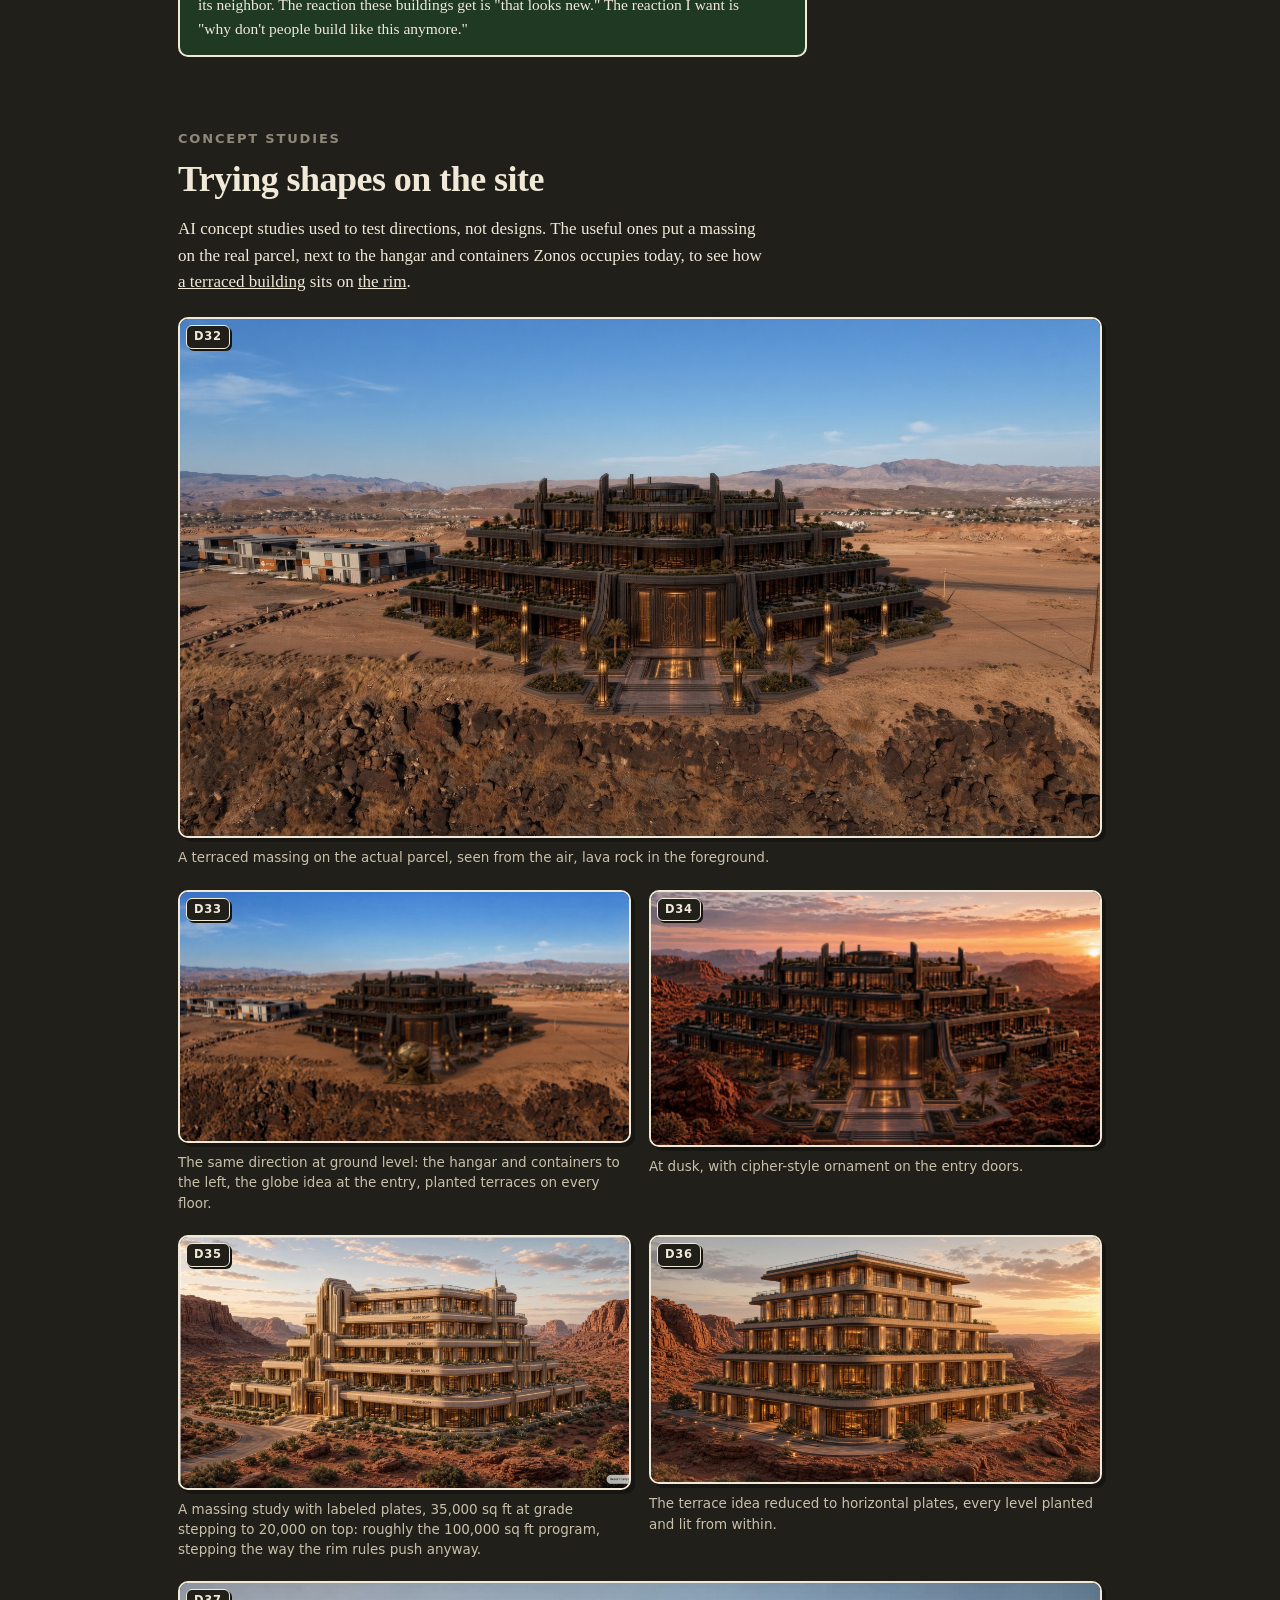
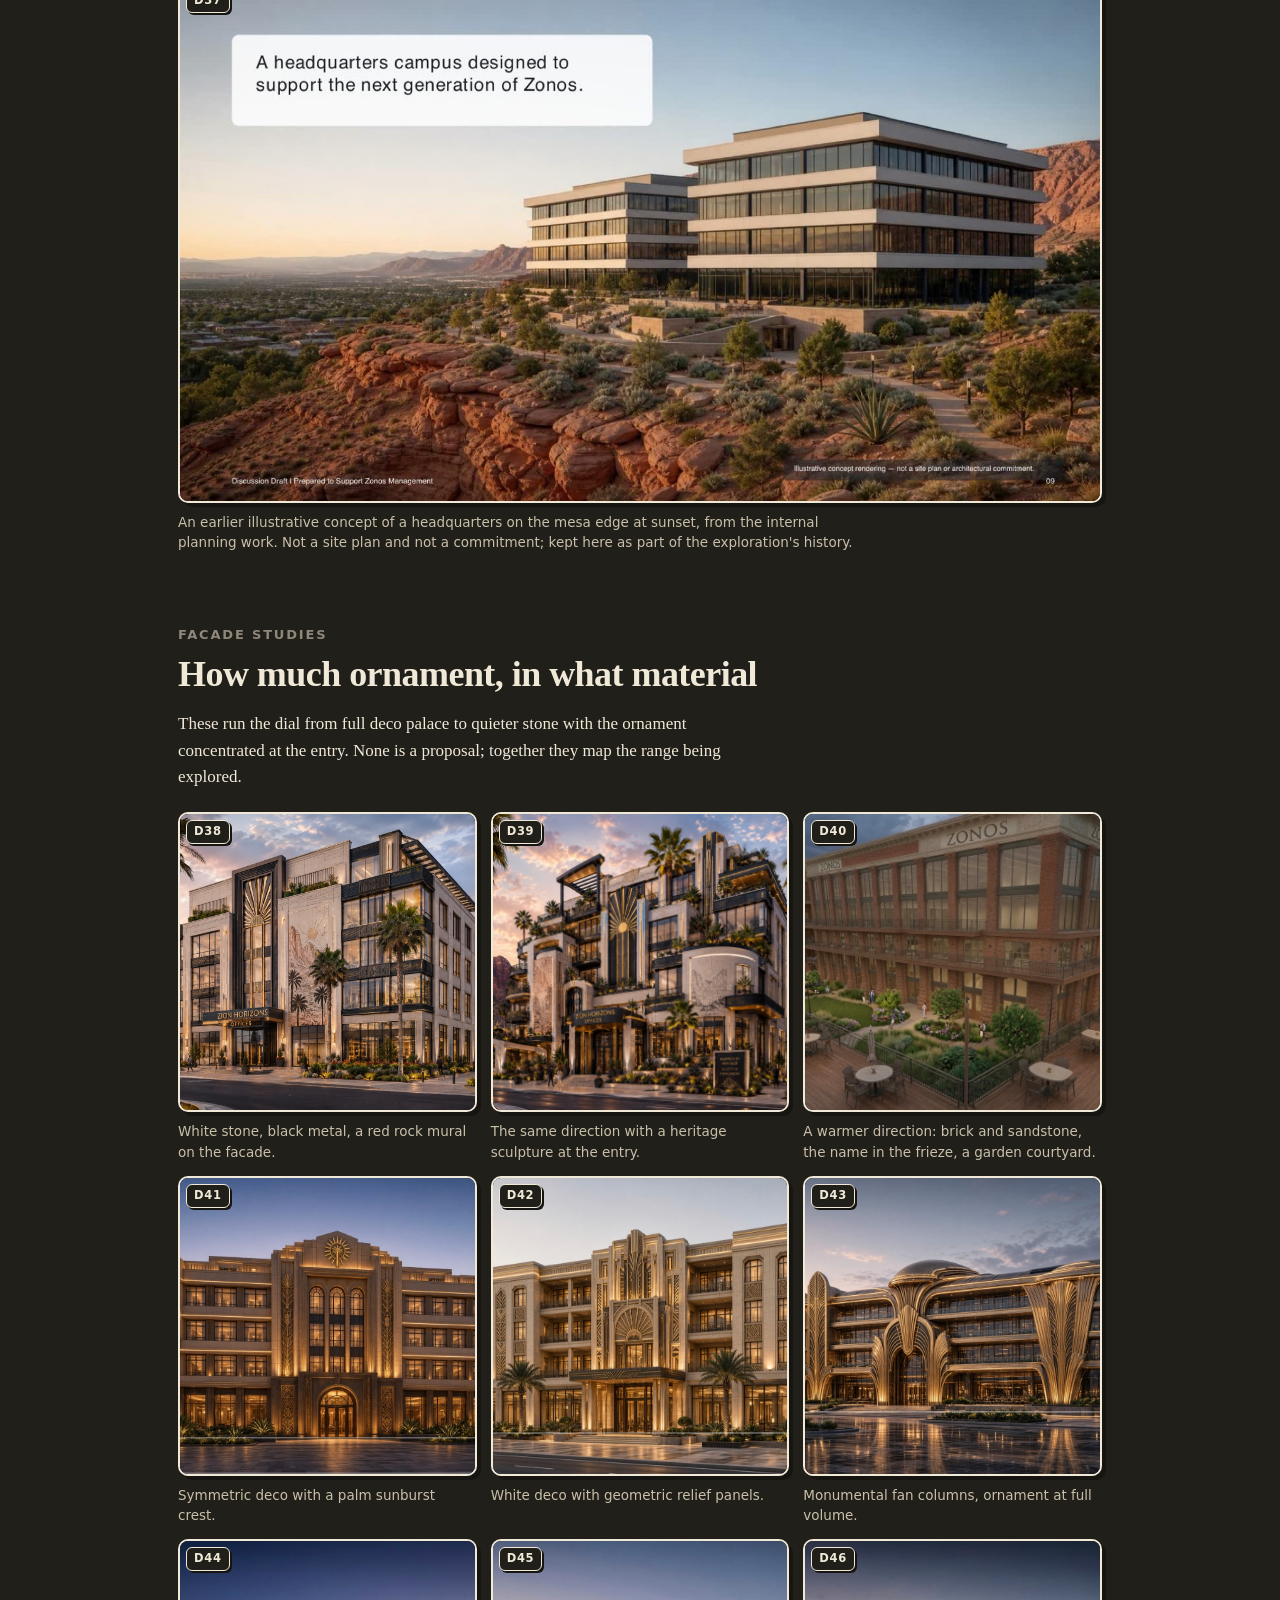
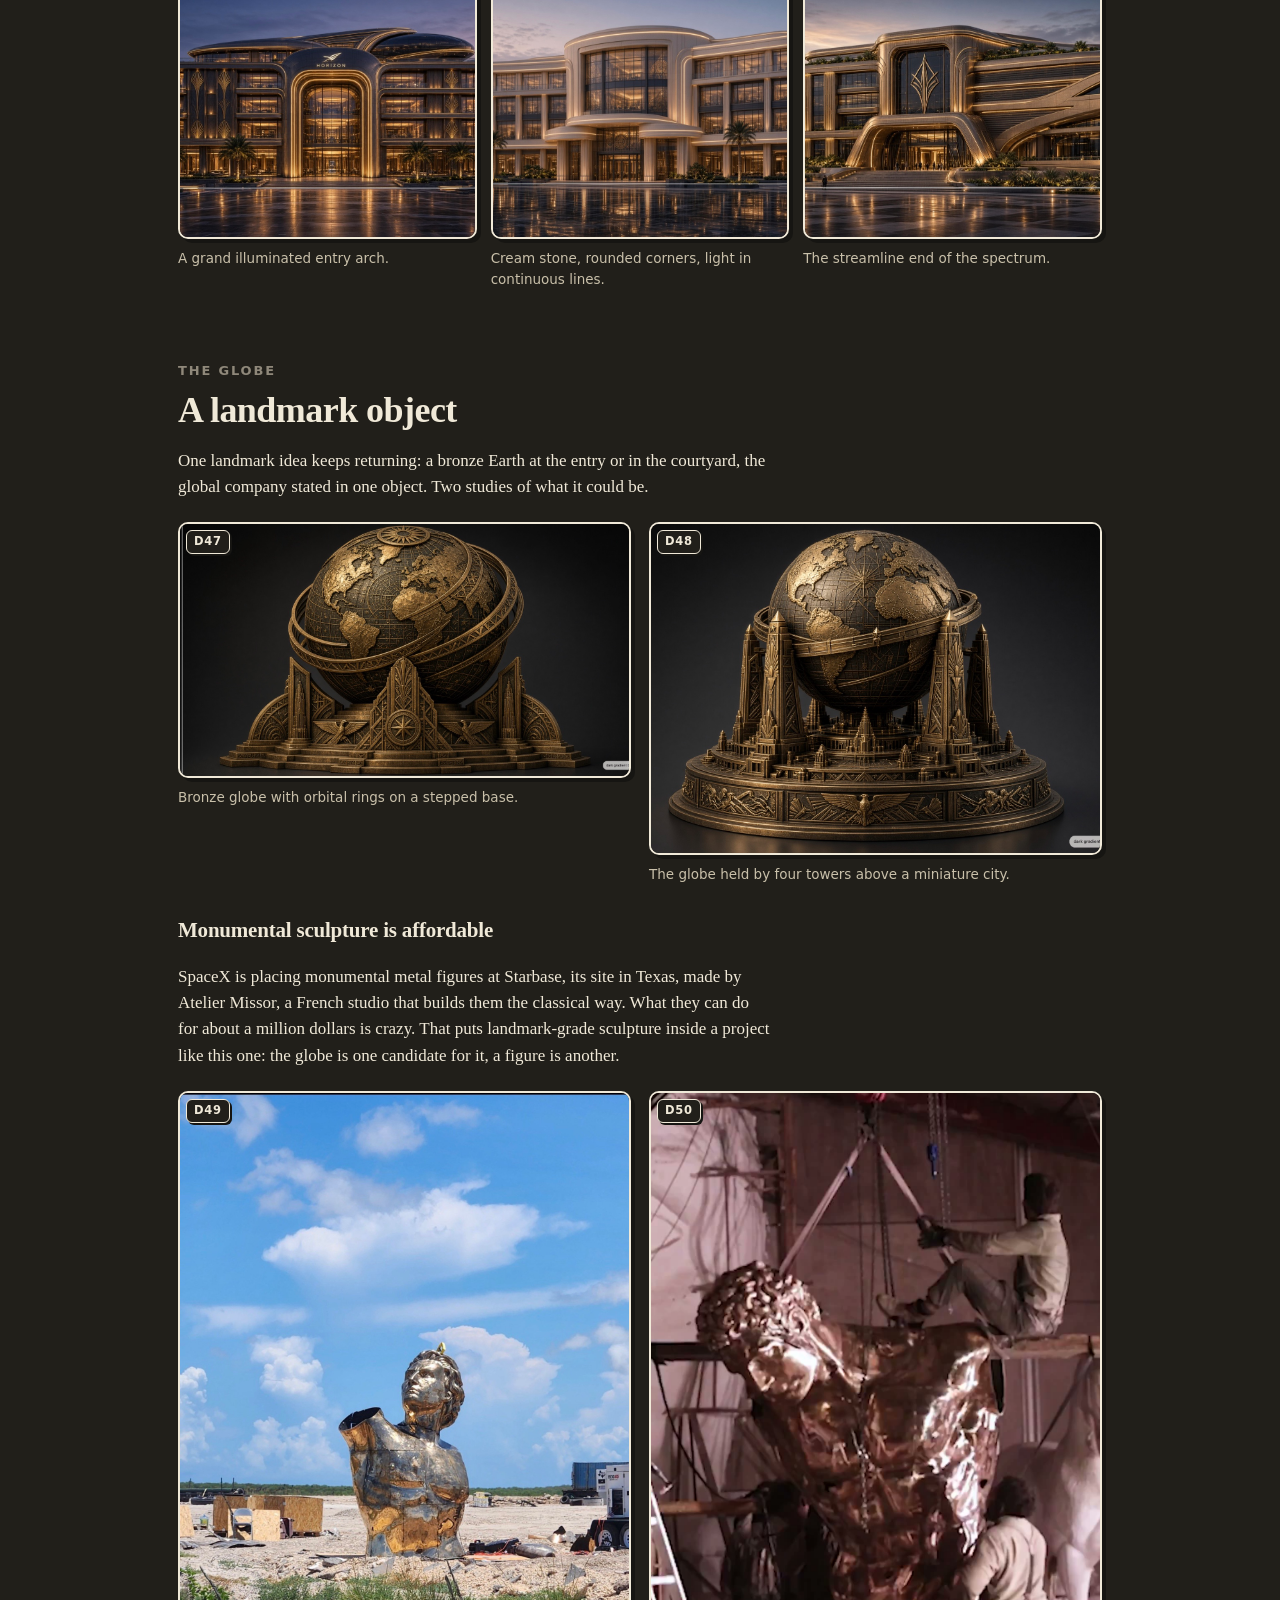
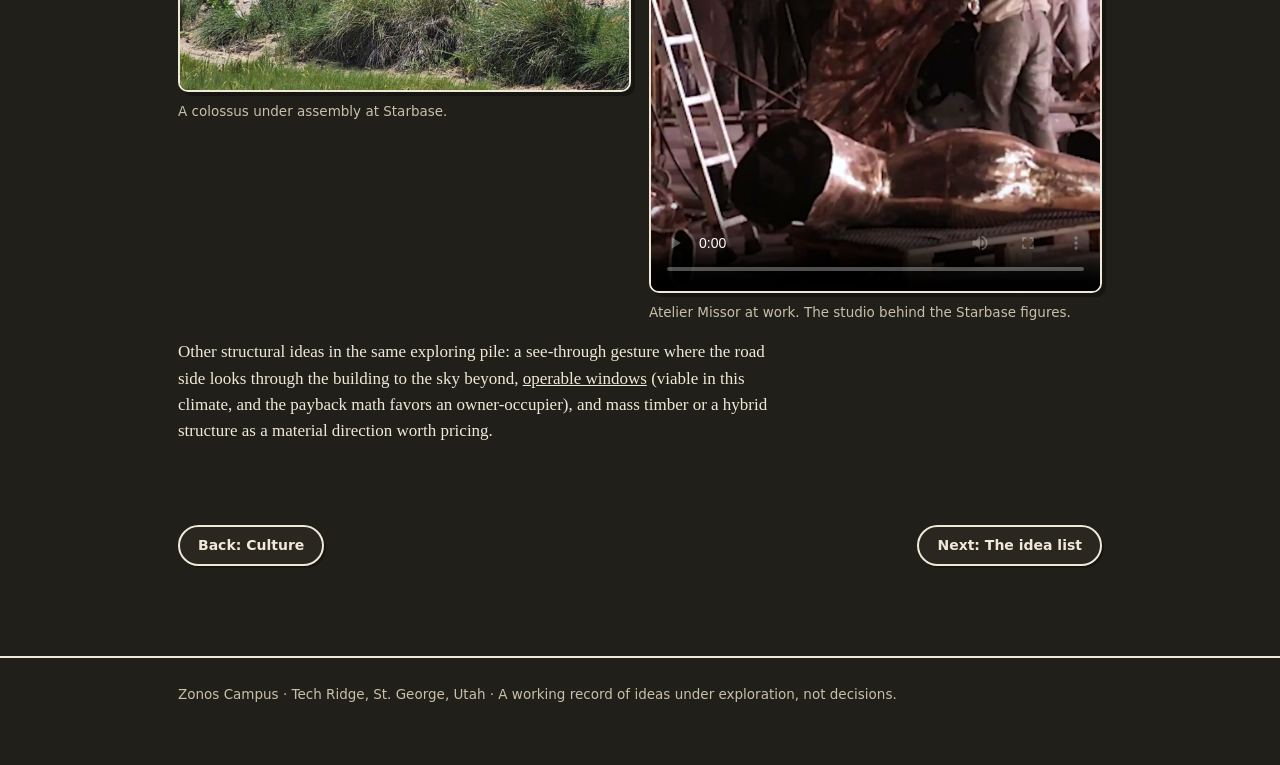
<file: design.html>
<!doctype html>
<html lang="en">
<head>
<meta charset="utf-8">
<meta name="viewport" content="width=device-width, initial-scale=1">
<title>Character</title>
<meta name="description" content="The character exploration for the Zonos building: timeless over trendy, the art deco study set, concept massings, and facade directions.">
<link rel="icon" type="image/svg+xml" href="favicon.svg">
<link rel="stylesheet" href="style.css">
</head>
<body data-tag="D">

<nav class="site">
  <div class="bar">
    <a class="brand" href="index.html">Zonos Campus</a>
    <a class="nl" href="index.html">Story</a>
    <a class="nl" href="history.html">Runway</a>
    <a class="nl" href="site.html">Site</a>
    <a class="nl" href="rfp.html">RFP</a>
    <a class="nl" href="view.html">View</a>
    <a class="nl" href="outdoors.html">Outdoors</a>
    <a class="nl" href="work.html">Work</a>
    <a class="nl" href="culture.html">Culture</a>
    <a class="nl here" href="design.html">Character</a>
    <a class="nl" href="ideas.html">Ideas</a>
    <a class="nl" href="cipher.html">Cipher</a>
    <a class="nl" href="board.html">Board</a>
    <button id="themebtn" type="button">Dark</button>
  </div>
</nav>

<main class="wrap">

<header class="page">
  <p class="eyebrow">Character</p>
  <h1>Timeless, with character</h1>
  <svg class="squig" width="240" height="14" viewBox="0 0 240 14" aria-hidden="true"><path d="M4 9 C 24 3, 40 13, 60 8 S 100 3, 120 8 S 160 13, 180 7 S 220 4, 236 9"/></svg>
  <p class="lead" style="margin-top:18px">The reaction I want from a person walking up to the building: why don't people build like this anymore? That reaction is the one fixed point. Everything else on this page is exploration: reference sets, concept studies, and facade directions used to figure out what produces that feeling on this mesa. Art deco shows up often because it reads classic and futuristic at once, but nobody is committed to a style. The stated worry is the opposite of a style: modern without character, stucco and glass, a building any logo could sit on.</p>
</header>

<section id="deco">
  <p class="eyebrow">Study set</p>
  <h2>The reference set</h2>
  <p>References collected for ornament with intent, strong verticals, and materials that age well. Two directions are both in play: art deco and a warmer old-world classicism. The design should resolve the pair rather than pick one.</p>
  <div class="grid tall">
    <figure><img loading="lazy" src="images/deco_american_radiator.jpg" alt="American Radiator Building, New York"><figcaption>American Radiator Building, New York. Black brick and gold crown.</figcaption></figure>
    <figure><img loading="lazy" src="images/deco_ge_building.jpg" alt="General Electric Building, New York"><figcaption>General Electric Building, New York.</figcaption></figure>
    <figure><img loading="lazy" src="images/deco_richfield_oil_detail.jpg" alt="Richfield Oil Building exterior detail"><figcaption>Richfield Oil Building, Los Angeles. Black and gold terracotta, facade detail.</figcaption></figure>
    <figure><img loading="lazy" src="images/deco_griffith_observatory.jpg" alt="Griffith Observatory, Los Angeles"><figcaption>Griffith Observatory, Los Angeles. Deco massing in a landscape.</figcaption></figure>
    <figure><img loading="lazy" src="images/deco_union_terminal.jpg" alt="Cincinnati Union Terminal rotunda"><figcaption>Cincinnati Union Terminal. The half-dome rotunda.</figcaption></figure>
    <figure><img loading="lazy" src="images/deco_colony_hotel_miami.jpg" alt="Colony Hotel, Miami Beach"><figcaption>Colony Hotel, Miami Beach.</figcaption></figure>
    <figure><img loading="lazy" src="images/deco_luhrs_tower.jpg" alt="Luhrs Tower, Phoenix"><figcaption>Luhrs Tower, Phoenix. Desert deco.</figcaption></figure>
    <figure><img loading="lazy" src="images/deco_city_investing.jpg" alt="City Investing Building, New York"><figcaption>City Investing Building, New York.</figcaption></figure>
    <figure><img loading="lazy" src="images/deco_eagle_elevator_doors.jpg" alt="Art deco eagle elevator doors"><figcaption>Elevator doors as art.</figcaption></figure>
    <figure><img loading="lazy" src="images/deco_empire_state_lobby.jpg" alt="Empire State Building lobby mural"><figcaption>Empire State Building lobby. The building drawn in aluminum and gold over a map of its own state. A lobby that tells the story of what it belongs to.</figcaption></figure>
    <figure><img loading="lazy" src="images/deco_niagara.jpg" alt="Niagara Mohawk Building, Syracuse"><figcaption>Niagara Mohawk Building, Syracuse.</figcaption></figure>
    <figure><img loading="lazy" src="images/deco_niagara_spirit.jpg" alt="The Spirit of Light stainless steel figure on the Niagara Mohawk facade"><figcaption>The same building's Spirit of Light figure, stainless steel.</figcaption></figure>
    <figure><img loading="lazy" src="images/deco_subway_sign.jpg" alt="A gilded New York lobby entrance where the subway sign is bronze and ornamented"><figcaption>A New York lobby entrance. Even the subway sign gets bronze and ornament.</figcaption></figure>
    <figure><img loading="lazy" src="images/deco_facade_faces.jpg" alt="Historic photograph of colossal sculpted faces on an early-1900s New York facade"><figcaption>Colossal sculpted faces on an early-1900s New York facade.</figcaption></figure>
    <figure><img loading="lazy" src="images/deco_favorite_1.jpg" alt="Art deco tower study"><figcaption>Study set: verticals and setbacks.</figcaption></figure>
    <figure><img loading="lazy" src="images/deco_favorite_3.jpg" alt="Art deco building study"><figcaption>Study set: crown and shoulder massing.</figcaption></figure>
    <figure><img loading="lazy" src="images/deco_favorite_4.jpg" alt="Art deco facade study"><figcaption>Study set: facade rhythm.</figcaption></figure>
    <figure><img loading="lazy" src="images/deco_misc_1.jpg" alt="Art deco architectural study"><figcaption>Study set.</figcaption></figure>
  </div>
</section>

<section id="utah">
  <p class="eyebrow">The Utah benchmark</p>
  <h2>Other Utah buildings</h2>
  <p>The headquarters people name when they talk about tech buildings in Utah. None of this is a knock; several are good buildings, and Pluralsight's came up in our own planning conversations as a northern Utah quality reference. They are collected as the current standard, not as models. I want the most important building in Utah.</p>
  <div class="grid">
    <figure><img loading="lazy" src="images/utah/utah_adobe.jpg" alt="Adobe's Lehi campus"><figcaption>Adobe, Lehi. The I-15 landmark that put Silicon Slopes on the map.</figcaption></figure>
    <figure><img loading="lazy" src="images/utah/utah_pluralsight.jpg" alt="Pluralsight headquarters, Draper"><figcaption>Pluralsight, Draper. Cited in our planning meetings as the northern Utah quality reference.</figcaption></figure>
    <figure><img loading="lazy" src="images/utah/utah_qualtrics.jpg" alt="Qualtrics tower, Provo"><figcaption>Qualtrics, Provo.</figcaption></figure>
    <figure><img loading="lazy" src="images/utah/utah_ebay.jpg" alt="eBay's Utah campus"><figcaption>eBay, Draper.</figcaption></figure>
    <figure><img loading="lazy" src="images/utah/utah_domo.jpg" alt="Domo headquarters, American Fork"><figcaption>Domo, American Fork.</figcaption></figure>
    <figure><img loading="lazy" src="images/utah/utah_lucid.jpg" alt="Lucid headquarters"><figcaption>Lucid, South Jordan.</figcaption></figure>
    <figure><img loading="lazy" src="images/utah/utah_instructure.jpg" alt="Instructure headquarters"><figcaption>Instructure, Salt Lake City.</figcaption></figure>
    <figure><img loading="lazy" src="images/utah/utah_entrata.jpg" alt="Entrata headquarters, Lehi"><figcaption>Entrata, Lehi.</figcaption></figure>
    <figure><img loading="lazy" src="images/utah/utah_pattern.jpg" alt="Pattern headquarters"><figcaption>Pattern, Lehi. Its all-hands stair interior is on <a href="ideas.html#work-ideas" style="color:inherit">the idea list</a>.</figcaption></figure>
    <figure><img loading="lazy" src="images/utah/utah_podium.jpg" alt="Podium headquarters, Lehi"><figcaption>Podium, Lehi.</figcaption></figure>
    <figure><img loading="lazy" src="images/utah/utah_overstock.jpg" alt="Overstock's Peace Coliseum headquarters"><figcaption>Overstock, Midvale. The round Peace Coliseum.</figcaption></figure>
    <figure><img loading="lazy" src="images/utah/utah_alianza.jpg" alt="Alianza offices"><figcaption>Alianza, Pleasant Grove.</figcaption></figure>
    <figure><img loading="lazy" src="images/utah/utah_vasion.jpg" alt="Vasion headquarters at Tech Ridge"><figcaption>Vasion, St. George. The neighbor on this same mesa, and the only one on this list south of the Wasatch Front.</figcaption></figure>
  </div>
  <div class="why">
    <span class="wl">The pattern</span>
    <p>Almost every building here is glass and panel, rectilinear, and could trade logos with its neighbor. The reaction these buildings get is "that looks new." The reaction I want is "why don't people build like this anymore."</p>
  </div>
</section>

<section id="concepts">
  <p class="eyebrow">Concept studies</p>
  <h2>Trying shapes on the site</h2>
  <p>AI concept studies used to test directions, not designs. The useful ones put a massing on the real parcel, next to the hangar and containers Zonos occupies today, to see how <a href="view.html" style="color:inherit">a terraced building</a> sits on <a href="site.html" style="color:inherit">the rim</a>.</p>
  <figure>
    <img loading="lazy" src="images/concept_ziggurat_site_aerial.jpg" alt="Concept study: aerial of the terraced building on the rim with lava rock in the foreground">
    <figcaption>A terraced massing on the actual parcel, seen from the air, lava rock in the foreground.</figcaption>
  </figure>
  <div class="duo">
    <figure>
      <img loading="lazy" src="images/concept_ziggurat_site_day.jpg" alt="Concept study: terraced building on the actual rim site with the existing Zonos hangar visible and a globe sculpture at the entry">
      <figcaption>The same direction at ground level: the hangar and containers to the left, the globe idea at the entry, planted terraces on every floor.</figcaption>
    </figure>
    <figure>
      <img loading="lazy" src="images/concept_ziggurat_dusk.jpg" alt="Concept study: terraced building at dusk with ornamented entry doors">
      <figcaption>At dusk, with cipher-style ornament on the entry doors.</figcaption>
    </figure>
  </div>
  <div class="duo">
    <figure>
      <img loading="lazy" src="images/concept_ziggurat_massing.jpg" alt="Concept study: stepped massing with labeled floor plates from 35,000 to 20,000 square feet">
      <figcaption>A massing study with labeled plates, 35,000 sq ft at grade stepping to 20,000 on top: roughly the 100,000 sq ft program, stepping the way the rim rules push anyway.</figcaption>
    </figure>
    <figure>
      <img loading="lazy" src="images/concept_ziggurat_canyon.jpg" alt="Concept study: terraced building of horizontal plates, every level planted">
      <figcaption>The terrace idea reduced to horizontal plates, every level planted and lit from within.</figcaption>
    </figure>
  </div>
  <figure>
    <img loading="lazy" src="images/concept_hq_sunset_boardreport.jpg" alt="Concept rendering of a headquarters building on the mesa edge at sunset">
    <figcaption>An earlier illustrative concept of a headquarters on the mesa edge at sunset, from the internal planning work. Not a site plan and not a commitment; kept here as part of the exploration's history.</figcaption>
  </figure>
</section>

<section id="facades">
  <p class="eyebrow">Facade studies</p>
  <h2>How much ornament, in what material</h2>
  <p>These run the dial from full deco palace to quieter stone with the ornament concentrated at the entry. None is a proposal; together they map the range being explored.</p>
  <div class="grid tall">
    <figure><img loading="lazy" src="images/study_zion_horizons_1.jpg" alt="Facade study: white stone and black metal deco office with a red rock mural"><figcaption>White stone, black metal, a red rock mural on the facade.</figcaption></figure>
    <figure><img loading="lazy" src="images/study_zion_horizons_2.jpg" alt="Facade study: deco office with a heritage sculpture at the entry"><figcaption>The same direction with a heritage sculpture at the entry.</figcaption></figure>
    <figure><img loading="lazy" src="images/study_zonos_brick_courtyard.jpg" alt="Facade study: brick and sandstone building with a garden courtyard"><figcaption>A warmer direction: brick and sandstone, the name in the frieze, a garden courtyard.</figcaption></figure>
    <figure><img loading="lazy" src="images/study_palm_sunburst.jpg" alt="Facade study: symmetric deco facade with a palm sunburst crest"><figcaption>Symmetric deco with a palm sunburst crest.</figcaption></figure>
    <figure><img loading="lazy" src="images/study_white_geometric.jpg" alt="Facade study: white deco facade with geometric relief panels"><figcaption>White deco with geometric relief panels.</figcaption></figure>
    <figure><img loading="lazy" src="images/study_fan_columns.jpg" alt="Facade study: gold deco facade with monumental fan columns"><figcaption>Monumental fan columns, ornament at full volume.</figcaption></figure>
    <figure><img loading="lazy" src="images/study_horizon_arch.jpg" alt="Facade study: deco facade with a grand illuminated entry arch"><figcaption>A grand illuminated entry arch.</figcaption></figure>
    <figure><img loading="lazy" src="images/study_cream_rounded.jpg" alt="Facade study: cream facade with rounded corners and perimeter light lines"><figcaption>Cream stone, rounded corners, light in continuous lines.</figcaption></figure>
    <figure><img loading="lazy" src="images/study_swoosh.jpg" alt="Facade study: streamlined facade with a swept prow"><figcaption>The streamline end of the spectrum.</figcaption></figure>
  </div>
</section>

<section id="globe">
  <p class="eyebrow">The globe</p>
  <h2>A landmark object</h2>
  <p>One landmark idea keeps returning: a bronze Earth at the entry or in the courtyard, the global company stated in one object. Two studies of what it could be.</p>
  <div class="duo">
    <figure>
      <img loading="lazy" src="images/globe_rings.jpg" alt="Sculpture study: bronze globe with orbital rings on a deco stepped base">
      <figcaption>Bronze globe with orbital rings on a stepped base.</figcaption>
    </figure>
    <figure>
      <img loading="lazy" src="images/globe_towers.jpg" alt="Sculpture study: bronze globe held by four deco towers above a miniature city">
      <figcaption>The globe held by four towers above a miniature city.</figcaption>
    </figure>
  </div>
  <h3 class="sub">Monumental sculpture is affordable</h3>
  <p>SpaceX is placing monumental metal figures at Starbase, its site in Texas, made by Atelier Missor, a French studio that builds them the classical way. What they can do for about a million dollars is crazy. That puts landmark-grade sculpture inside a project like this one: the globe is one candidate for it, a figure is another.</p>
  <div class="duo">
    <figure>
      <img loading="lazy" src="images/starbase_colossus.jpg" alt="A monumental golden metal torso and head under assembly at Starbase, Texas">
      <figcaption>A colossus under assembly at Starbase.</figcaption>
    </figure>
    <figure>
      <video controls preload="metadata" poster="images/tour/poster_atelier_missor.jpg" src="videos/atelier_missor_bronze.mp4"></video>
      <figcaption>Atelier Missor at work. The studio behind the Starbase figures.</figcaption>
    </figure>
  </div>
  <p>Other structural ideas in the same exploring pile: a see-through gesture where the road side looks through the building to the sky beyond, <a href="ideas.html#work-ideas" style="color:inherit">operable windows</a> (viable in this climate, and the payback math favors an owner-occupier), and mass timber or a hybrid structure as a material direction worth pricing.</p>
</section>

<div class="pager">
  <a href="culture.html">Back: Culture</a>
  <a href="ideas.html">Next: The idea list</a>
</div>

</main>

<footer>
  <div class="wrap">
    Zonos Campus · Tech Ridge, St. George, Utah · A working record of ideas under exploration, not decisions.
  </div>
</footer>

<div id="lightbox" aria-hidden="true"><img alt=""></div>
<script src="site.js?v=2"></script>
</body>
</html>
</file>
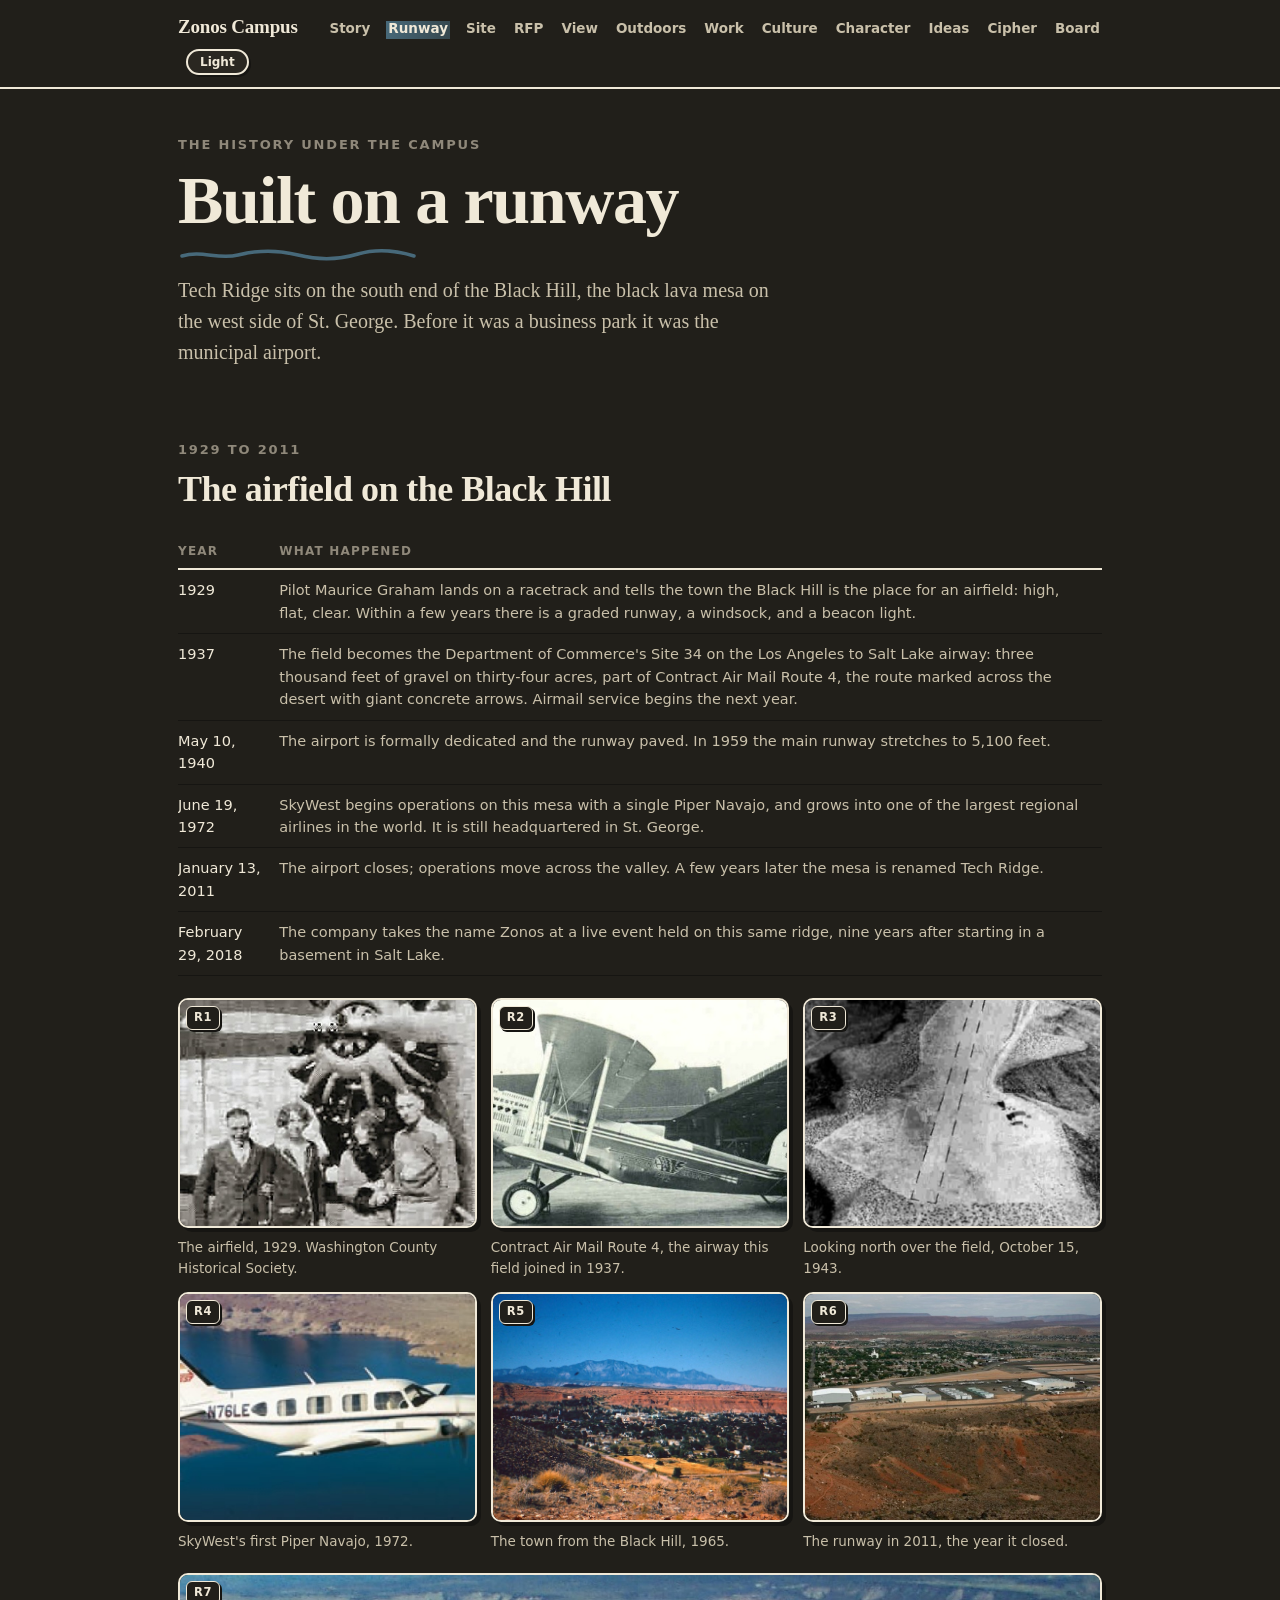
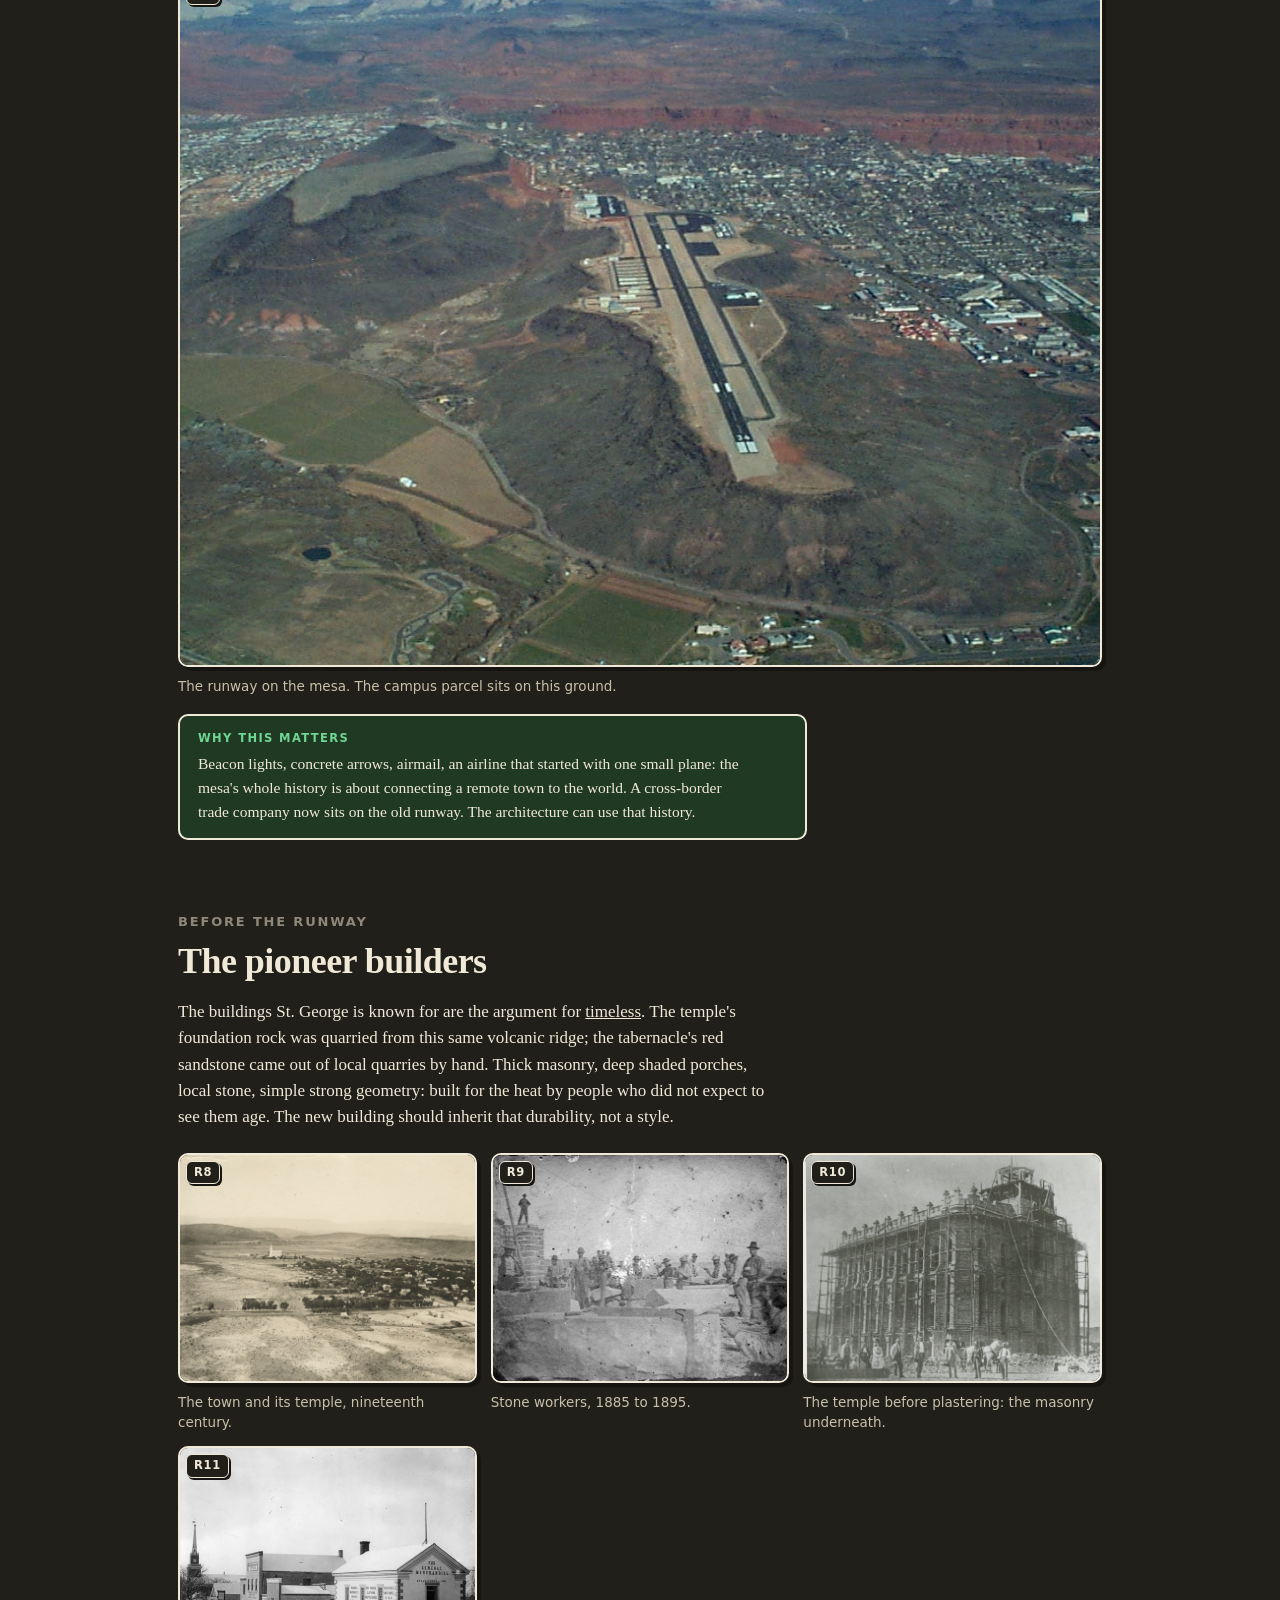
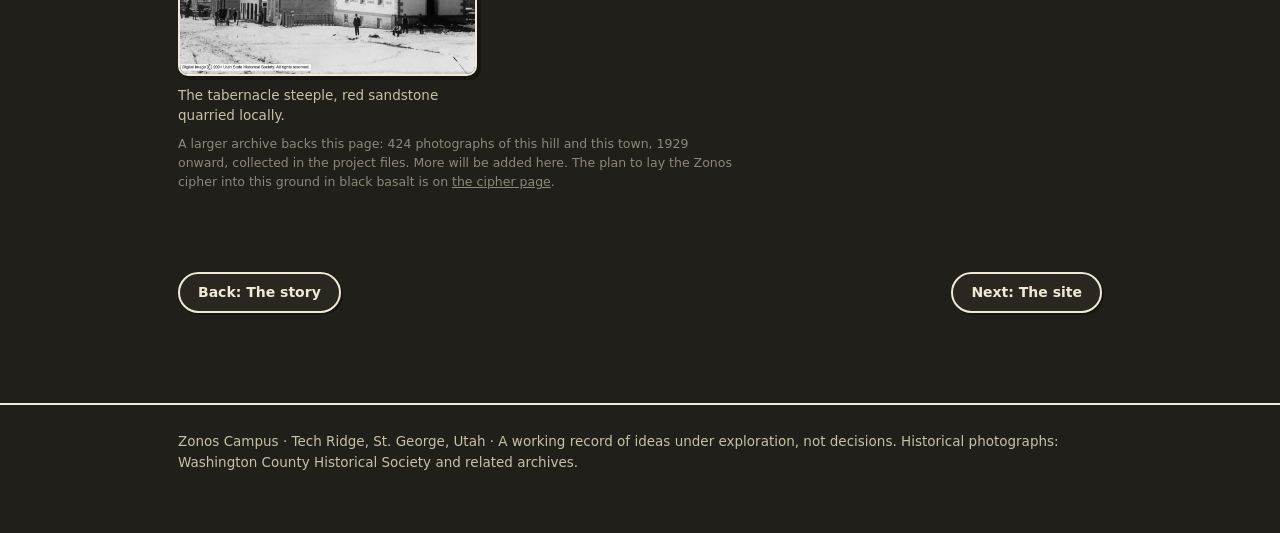
<file: history.html>
<!doctype html>
<html lang="en">
<head>
<meta charset="utf-8">
<meta name="viewport" content="width=device-width, initial-scale=1">
<title>Built on a Runway</title>
<meta name="description" content="The history under the Zonos campus: the 1929 airfield on the Black Hill, the airmail route, SkyWest's first flight, and the pioneer builders of St. George.">
<link rel="icon" type="image/svg+xml" href="favicon.svg">
<link rel="stylesheet" href="style.css">
</head>
<body data-tag="R">

<nav class="site">
  <div class="bar">
    <a class="brand" href="index.html">Zonos Campus</a>
    <a class="nl" href="index.html">Story</a>
    <a class="nl here" href="history.html">Runway</a>
    <a class="nl" href="site.html">Site</a>
    <a class="nl" href="rfp.html">RFP</a>
    <a class="nl" href="view.html">View</a>
    <a class="nl" href="outdoors.html">Outdoors</a>
    <a class="nl" href="work.html">Work</a>
    <a class="nl" href="culture.html">Culture</a>
    <a class="nl" href="design.html">Character</a>
    <a class="nl" href="ideas.html">Ideas</a>
    <a class="nl" href="cipher.html">Cipher</a>
    <a class="nl" href="board.html">Board</a>
    <button id="themebtn" type="button">Dark</button>
  </div>
</nav>

<main class="wrap">

<header class="page">
  <p class="eyebrow">The history under the campus</p>
  <h1>Built on a runway</h1>
  <svg class="squig" width="240" height="14" viewBox="0 0 240 14" aria-hidden="true"><path d="M4 9 C 24 3, 40 13, 60 8 S 100 3, 120 8 S 160 13, 180 7 S 220 4, 236 9"/></svg>
  <p class="lead">Tech Ridge sits on the south end of the Black Hill, the black lava mesa on the west side of St. George. Before it was a business park it was the municipal airport.</p>
</header>

<section id="airfield">
  <p class="eyebrow">1929 to 2011</p>
  <h2>The airfield on the Black Hill</h2>
  <div class="tablewrap"><table>
    <thead><tr><th>Year</th><th>What happened</th></tr></thead>
    <tbody>
      <tr><td>1929</td><td>Pilot Maurice Graham lands on a racetrack and tells the town the Black Hill is the place for an airfield: high, flat, clear. Within a few years there is a graded runway, a windsock, and a beacon light.</td></tr>
      <tr><td>1937</td><td>The field becomes the Department of Commerce's Site 34 on the Los Angeles to Salt Lake airway: three thousand feet of gravel on thirty-four acres, part of Contract Air Mail Route 4, the route marked across the desert with giant concrete arrows. Airmail service begins the next year.</td></tr>
      <tr><td>May 10, 1940</td><td>The airport is formally dedicated and the runway paved. In 1959 the main runway stretches to 5,100 feet.</td></tr>
      <tr><td>June 19, 1972</td><td>SkyWest begins operations on this mesa with a single Piper Navajo, and grows into one of the largest regional airlines in the world. It is still headquartered in St. George.</td></tr>
      <tr><td>January 13, 2011</td><td>The airport closes; operations move across the valley. A few years later the mesa is renamed Tech Ridge.</td></tr>
      <tr><td>February 29, 2018</td><td>The company takes the name Zonos at a live event held on this same ridge, nine years after starting in a basement in Salt Lake.</td></tr>
    </tbody>
  </table></div>
  <div class="grid">
    <figure><img loading="lazy" src="images/hist_airport_1929.jpg" alt="Coach Hafen and Elwood Romney at the St. George airfield, 1929"><figcaption>The airfield, 1929. Washington County Historical Society.</figcaption></figure>
    <figure><img loading="lazy" src="images/hist_airmail_route4.jpg" alt="Contract Air Mail Route 4 map"><figcaption>Contract Air Mail Route 4, the airway this field joined in 1937.</figcaption></figure>
    <figure><img loading="lazy" src="images/hist_airport_1943.jpg" alt="St. George Municipal Airport looking north, October 15, 1943"><figcaption>Looking north over the field, October 15, 1943.</figcaption></figure>
    <figure><img loading="lazy" src="images/hist_skywest_navajo.jpg" alt="SkyWest's first Piper Navajo"><figcaption>SkyWest's first Piper Navajo, 1972.</figcaption></figure>
    <figure><img loading="lazy" src="images/hist_from_black_hill_1965.jpg" alt="St. George from the Black Hill airport, 1965"><figcaption>The town from the Black Hill, 1965.</figcaption></figure>
    <figure><img loading="lazy" src="images/hist_airport_2011.jpg" alt="The old St. George airport in 2011"><figcaption>The runway in 2011, the year it closed.</figcaption></figure>
  </div>
  <figure>
    <img loading="lazy" src="images/hist_airport_aerial.jpg" alt="Aerial photograph of the old municipal airport on the mesa">
    <figcaption>The runway on the mesa. The campus parcel sits on this ground.</figcaption>
  </figure>
  <div class="why">
    <span class="wl">Why this matters</span>
    <p>Beacon lights, concrete arrows, airmail, an airline that started with one small plane: the mesa's whole history is about connecting a remote town to the world. A cross-border trade company now sits on the old runway. The architecture can use that history.</p>
  </div>
</section>

<section id="pioneers">
  <p class="eyebrow">Before the runway</p>
  <h2>The pioneer builders</h2>
  <p>The buildings St. George is known for are the argument for <a href="design.html" style="color:inherit">timeless</a>. The temple's foundation rock was quarried from this same volcanic ridge; the tabernacle's red sandstone came out of local quarries by hand. Thick masonry, deep shaded porches, local stone, simple strong geometry: built for the heat by people who did not expect to see them age. The new building should inherit that durability, not a style.</p>
  <div class="grid">
    <figure><img loading="lazy" src="images/hist_town_temple_19thc.jpg" alt="St. George and the temple in the nineteenth century"><figcaption>The town and its temple, nineteenth century.</figcaption></figure>
    <figure><img loading="lazy" src="images/hist_temple_stone_workers.jpg" alt="Stone workers at the St. George temple, 1885 to 1895"><figcaption>Stone workers, 1885 to 1895.</figcaption></figure>
    <figure><img loading="lazy" src="images/hist_temple_before_plastering.jpg" alt="The temple exterior before plastering"><figcaption>The temple before plastering: the masonry underneath.</figcaption></figure>
    <figure><img loading="lazy" src="images/hist_tabernacle_steeple.jpg" alt="The St. George tabernacle steeple"><figcaption>The tabernacle steeple, red sandstone quarried locally.</figcaption></figure>
  </div>
</section>

<p class="credit">A larger archive backs this page: 424 photographs of this hill and this town, 1929 onward, collected in the project files. More will be added here. The plan to lay the Zonos cipher into this ground in black basalt is on <a href="cipher.html#build" style="color:inherit">the cipher page</a>.</p>

<div class="pager">
  <a href="index.html">Back: The story</a>
  <a href="site.html">Next: The site</a>
</div>

</main>

<footer>
  <div class="wrap">
    Zonos Campus · Tech Ridge, St. George, Utah · A working record of ideas under exploration, not decisions. Historical photographs: Washington County Historical Society and related archives.
  </div>
</footer>

<div id="lightbox" aria-hidden="true"><img alt=""></div>
<script src="site.js?v=2"></script>
</body>
</html>
</file>
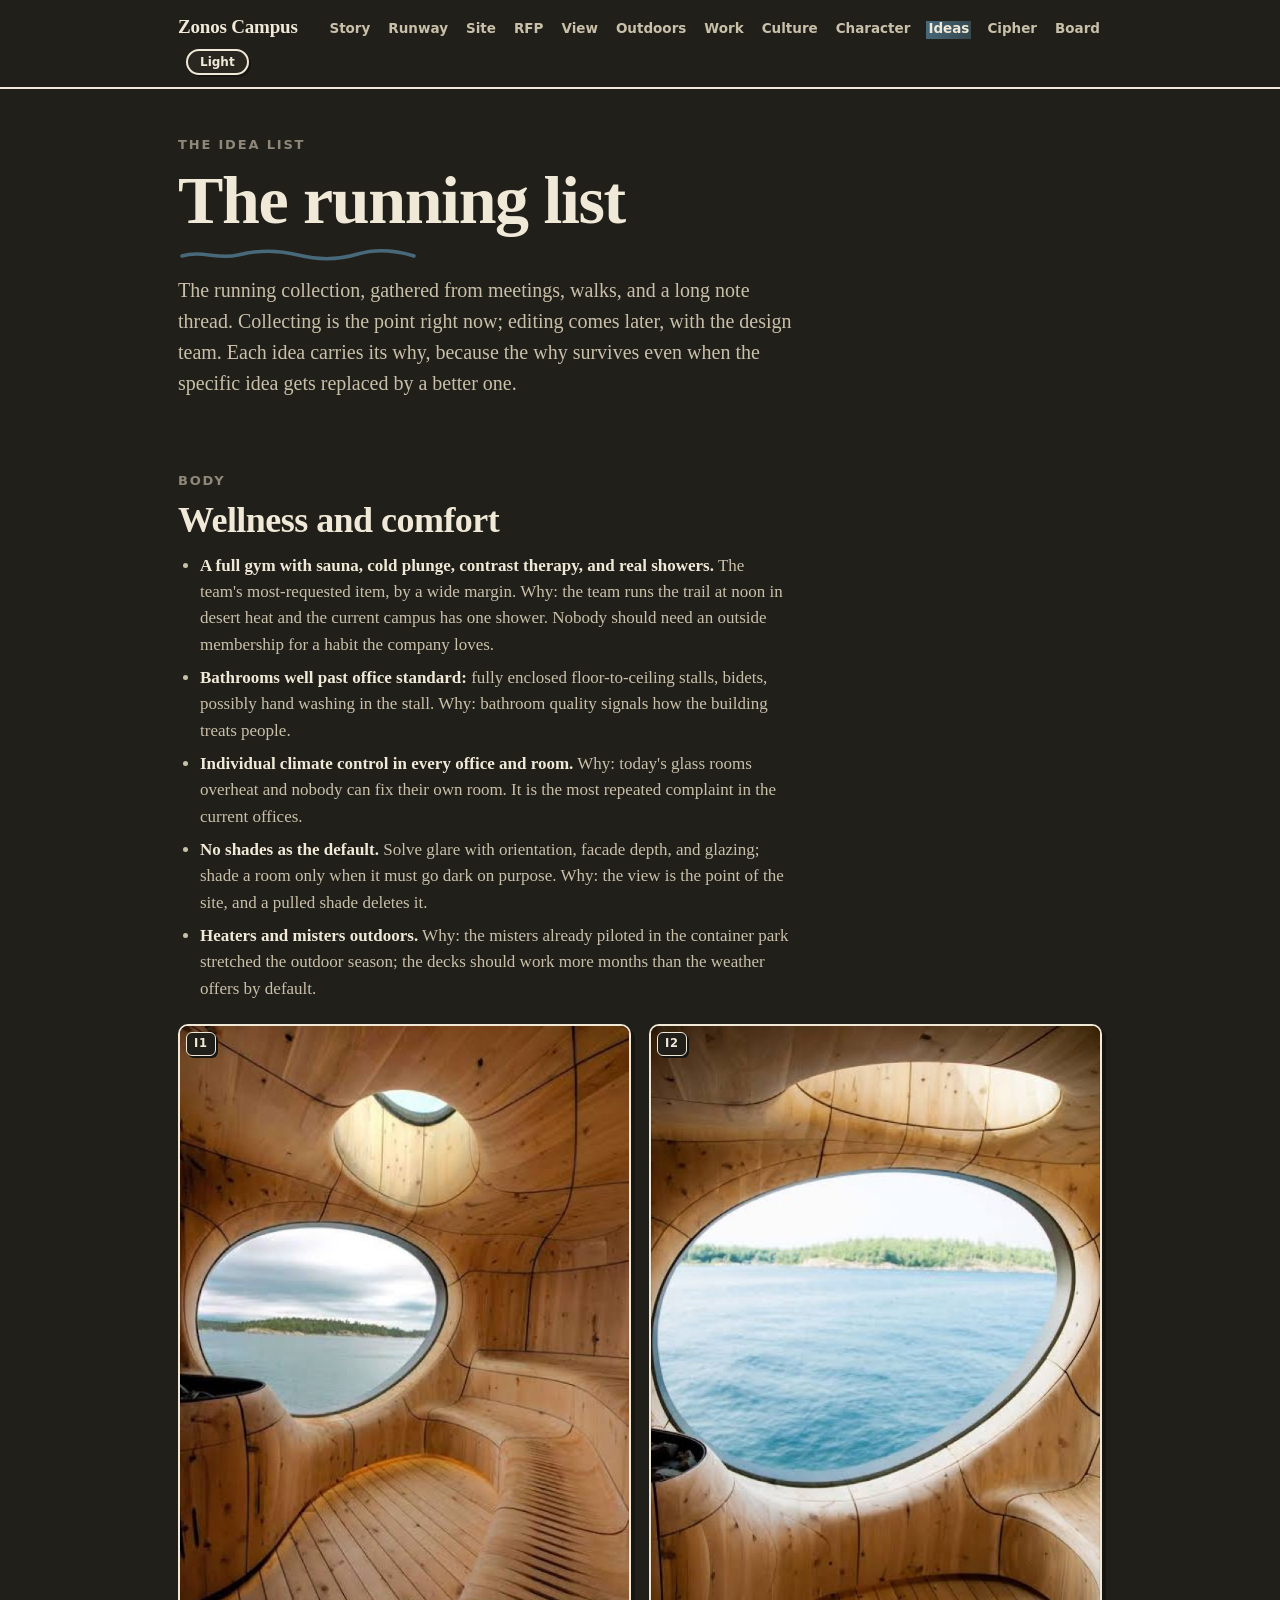
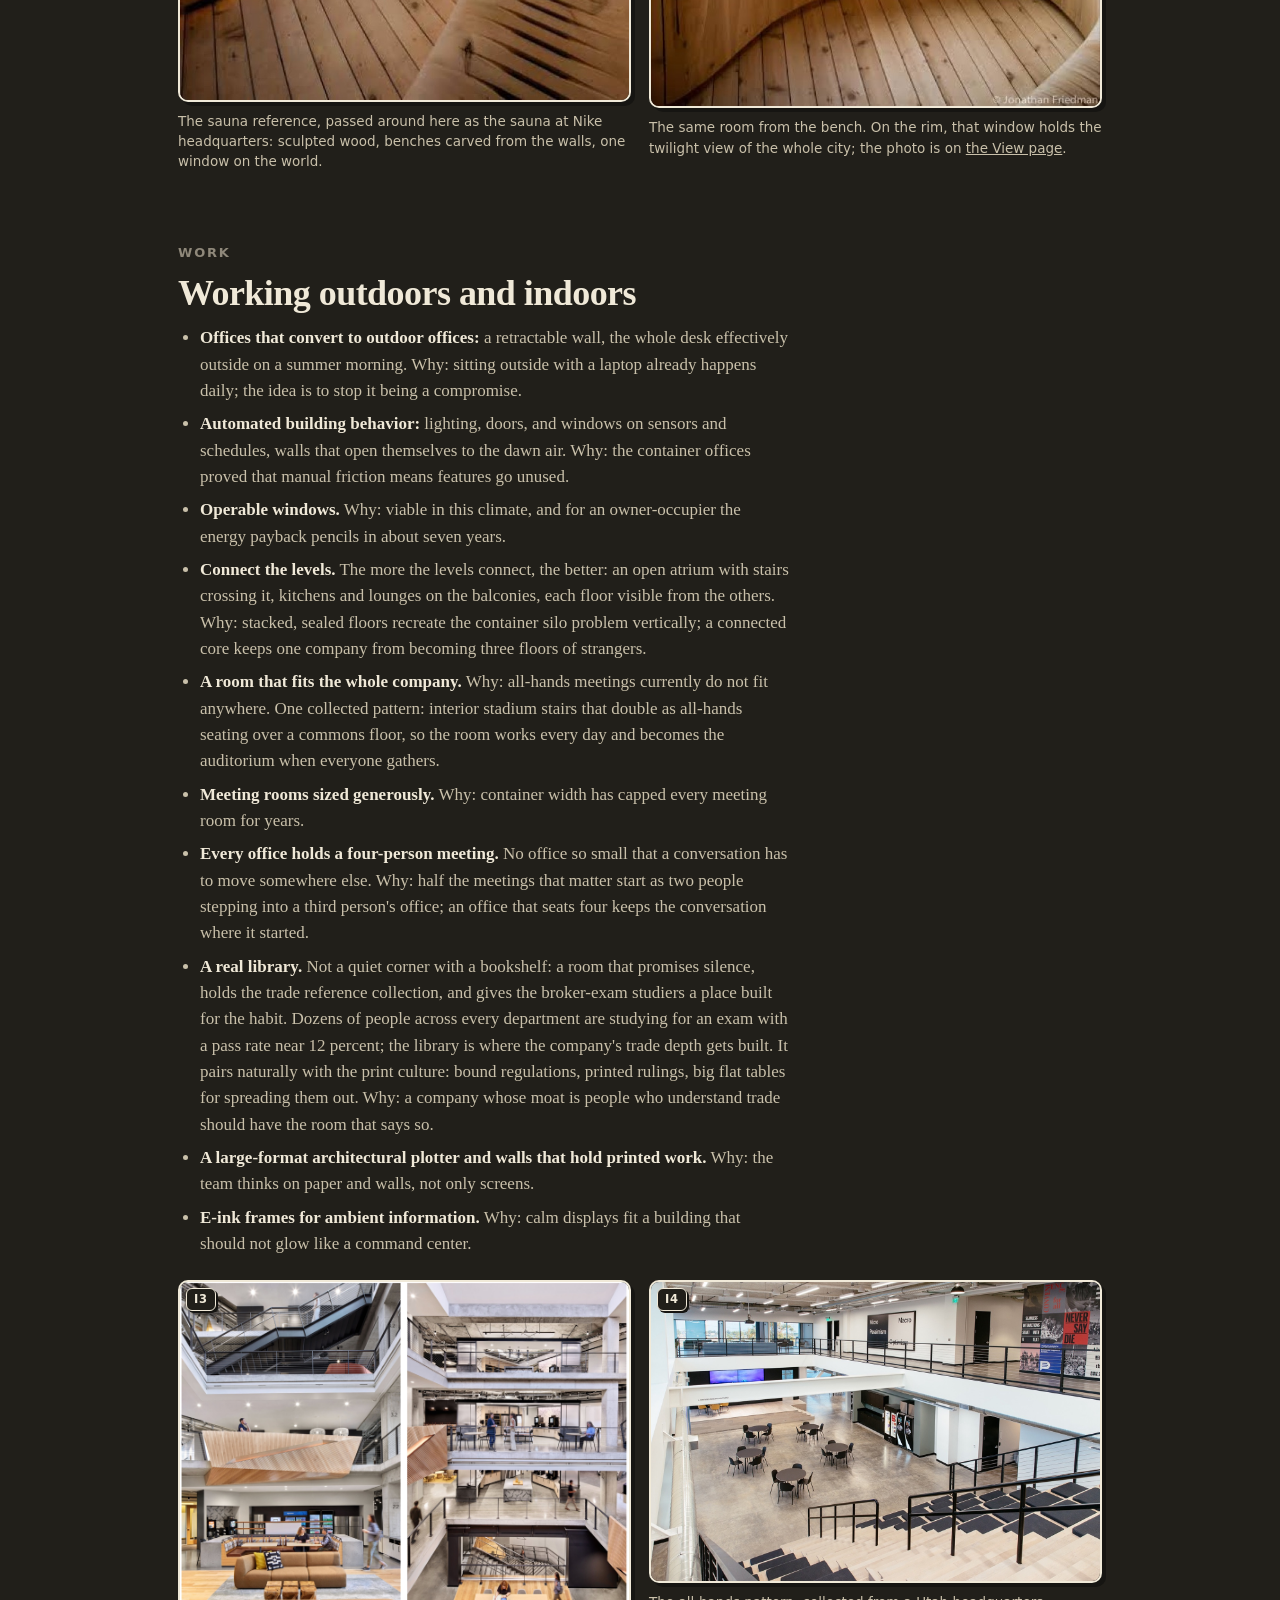
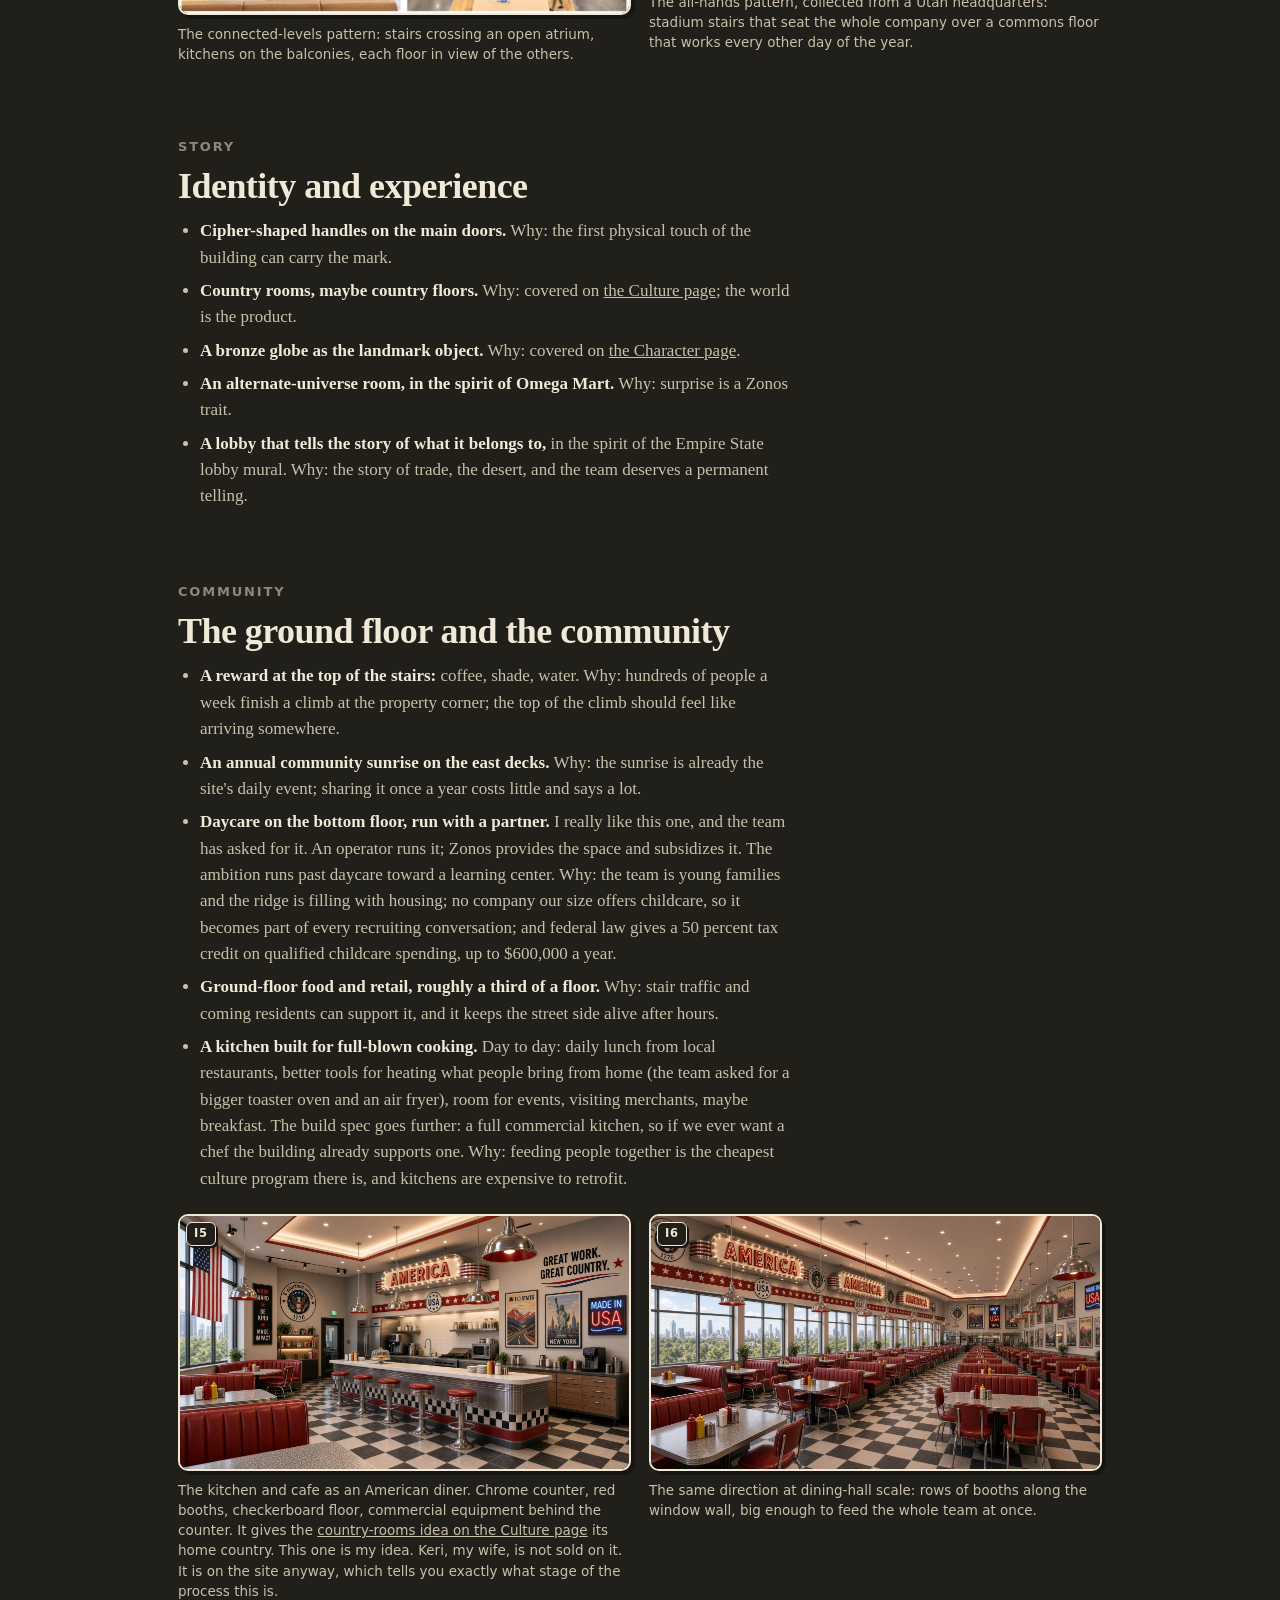
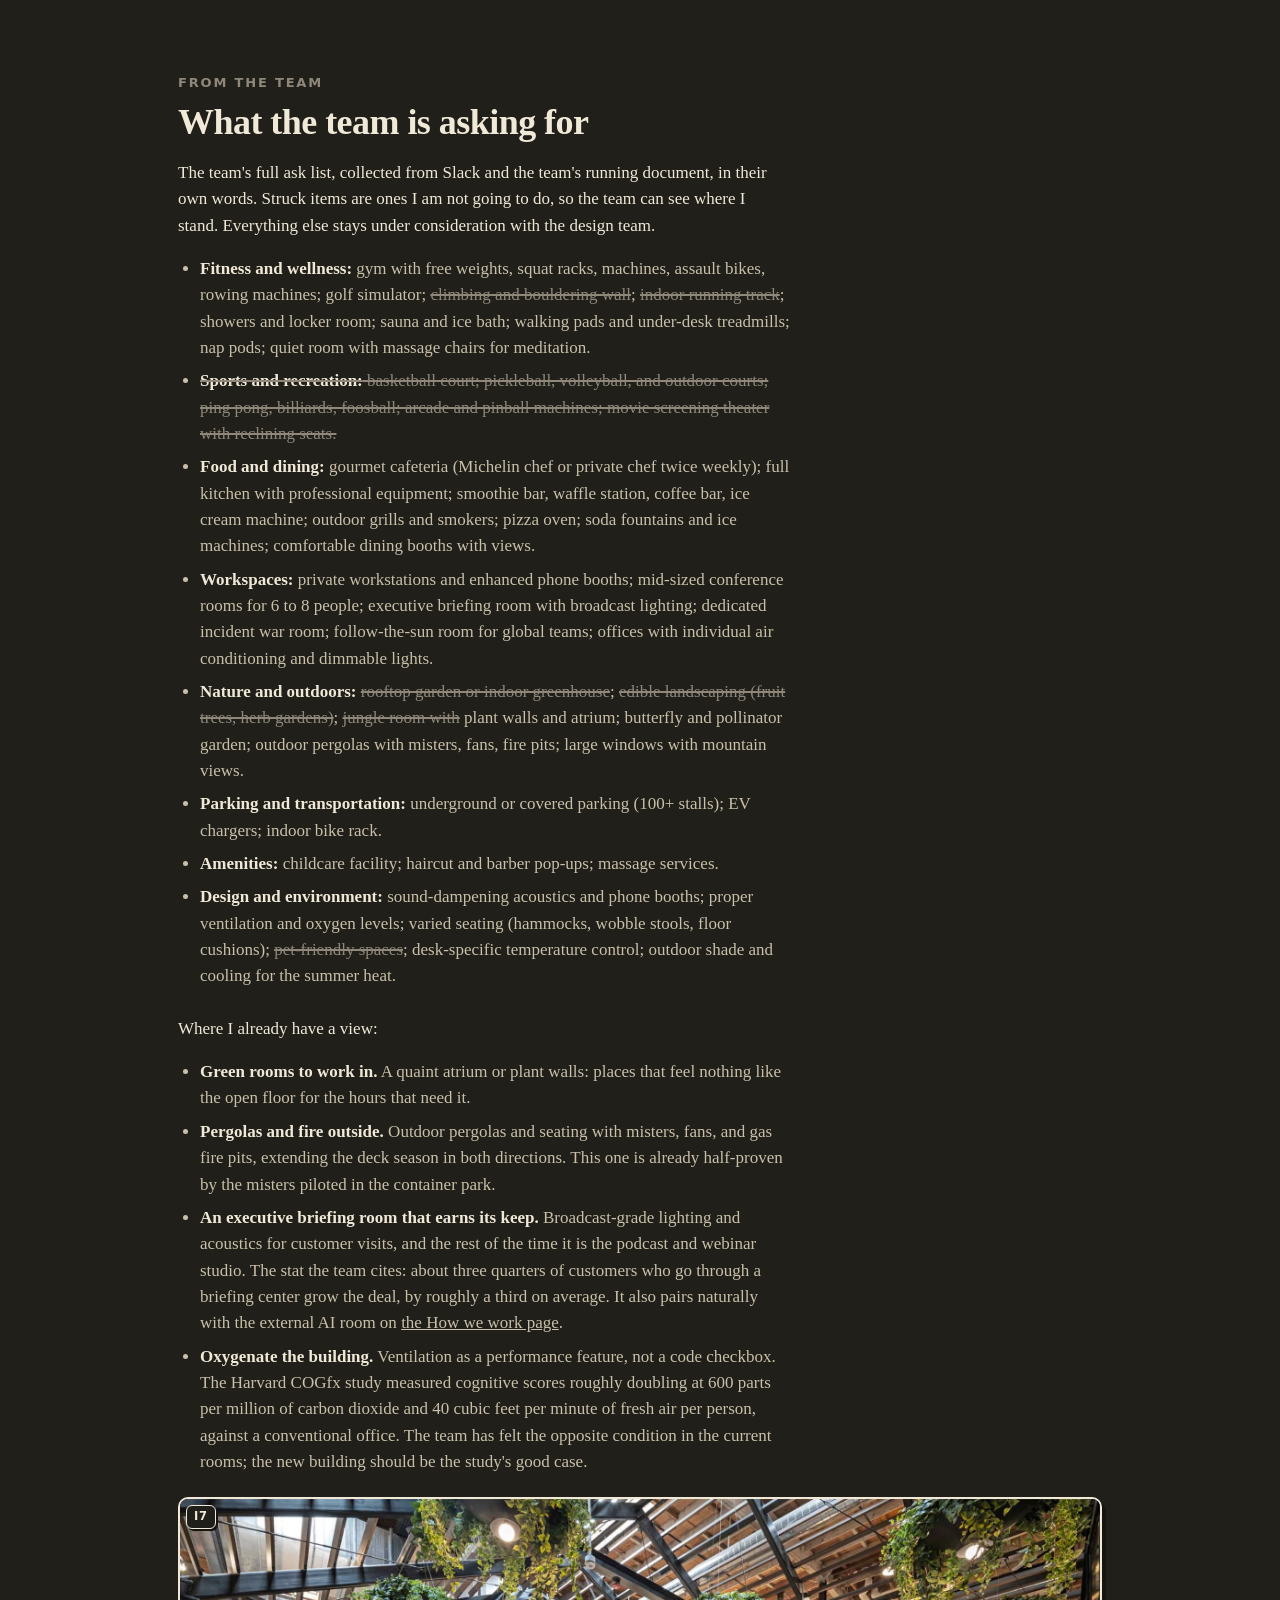
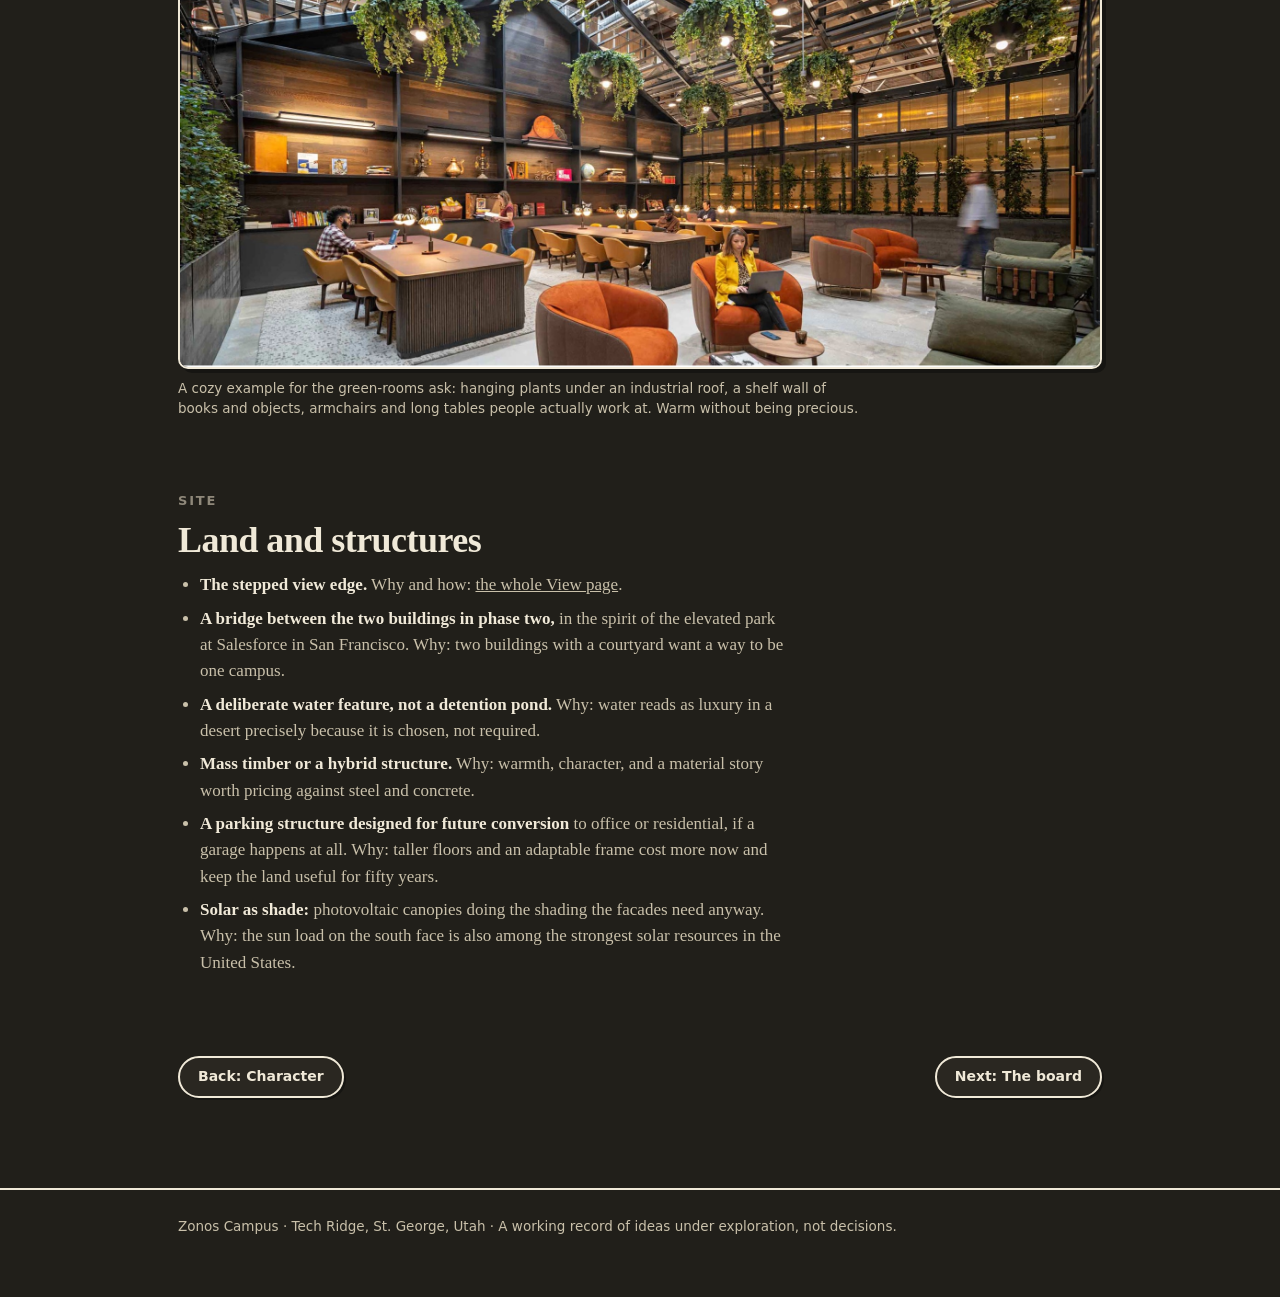
<file: ideas.html>
<!doctype html>
<html lang="en">
<head>
<meta charset="utf-8">
<meta name="viewport" content="width=device-width, initial-scale=1">
<title>The Idea List</title>
<meta name="description" content="The running idea list for the Zonos building: everything collected so far, from the gym to the cipher door handles. Ideas, not commitments.">
<link rel="icon" type="image/svg+xml" href="favicon.svg">
<link rel="stylesheet" href="style.css">
</head>
<body data-tag="I">

<nav class="site">
  <div class="bar">
    <a class="brand" href="index.html">Zonos Campus</a>
    <a class="nl" href="index.html">Story</a>
    <a class="nl" href="history.html">Runway</a>
    <a class="nl" href="site.html">Site</a>
    <a class="nl" href="rfp.html">RFP</a>
    <a class="nl" href="view.html">View</a>
    <a class="nl" href="outdoors.html">Outdoors</a>
    <a class="nl" href="work.html">Work</a>
    <a class="nl" href="culture.html">Culture</a>
    <a class="nl" href="design.html">Character</a>
    <a class="nl here" href="ideas.html">Ideas</a>
    <a class="nl" href="cipher.html">Cipher</a>
    <a class="nl" href="board.html">Board</a>
    <button id="themebtn" type="button">Dark</button>
  </div>
</nav>

<main class="wrap">

<header class="page">
  <p class="eyebrow">The idea list</p>
  <h1>The running list</h1>
  <svg class="squig" width="240" height="14" viewBox="0 0 240 14" aria-hidden="true"><path d="M4 9 C 24 3, 40 13, 60 8 S 100 3, 120 8 S 160 13, 180 7 S 220 4, 236 9"/></svg>
  <p class="lead">The running collection, gathered from meetings, walks, and a long note thread. Collecting is the point right now; editing comes later, with the design team. Each idea carries its why, because the why survives even when the specific idea gets replaced by a better one.</p>
</header>

<section id="body-ideas">
  <p class="eyebrow">Body</p>
  <h2>Wellness and comfort</h2>
  <ul class="plain">
    <li><b>A full gym with sauna, cold plunge, contrast therapy, and real showers.</b> The team's most-requested item, by a wide margin. Why: the team runs the trail at noon in desert heat and the current campus has one shower. Nobody should need an outside membership for a habit the company loves.</li>
    <li><b>Bathrooms well past office standard:</b> fully enclosed floor-to-ceiling stalls, bidets, possibly hand washing in the stall. Why: bathroom quality signals how the building treats people.</li>
    <li><b>Individual climate control in every office and room.</b> Why: today's glass rooms overheat and nobody can fix their own room. It is the most repeated complaint in the current offices.</li>
    <li><b>No shades as the default.</b> Solve glare with orientation, facade depth, and glazing; shade a room only when it must go dark on purpose. Why: the view is the point of the site, and a pulled shade deletes it.</li>
    <li><b>Heaters and misters outdoors.</b> Why: the misters already piloted in the container park stretched the outdoor season; the decks should work more months than the weather offers by default.</li>
  </ul>
  <div class="duo">
    <figure>
      <img loading="lazy" src="images/ref_sauna_1.jpg" alt="Reference sauna: sculpted wood interior with an oval window over water">
      <figcaption>The sauna reference, passed around here as the sauna at Nike headquarters: sculpted wood, benches carved from the walls, one window on the world.</figcaption>
    </figure>
    <figure>
      <img loading="lazy" src="images/ref_sauna_2.jpg" alt="Reference sauna: the oval window from inside the sculpted wood room">
      <figcaption>The same room from the bench. On the rim, that window holds the twilight view of the whole city; the photo is on <a href="view.html#photos" style="color:inherit">the View page</a>.</figcaption>
    </figure>
  </div>
</section>

<section id="work-ideas">
  <p class="eyebrow">Work</p>
  <h2>Working outdoors and indoors</h2>
  <ul class="plain">
    <li><b>Offices that convert to outdoor offices:</b> a retractable wall, the whole desk effectively outside on a summer morning. Why: sitting outside with a laptop already happens daily; the idea is to stop it being a compromise.</li>
    <li><b>Automated building behavior:</b> lighting, doors, and windows on sensors and schedules, walls that open themselves to the dawn air. Why: the container offices proved that manual friction means features go unused.</li>
    <li><b>Operable windows.</b> Why: viable in this climate, and for an owner-occupier the energy payback pencils in about seven years.</li>
    <li><b>Connect the levels.</b> The more the levels connect, the better: an open atrium with stairs crossing it, kitchens and lounges on the balconies, each floor visible from the others. Why: stacked, sealed floors recreate the container silo problem vertically; a connected core keeps one company from becoming three floors of strangers.</li>
    <li><b>A room that fits the whole company.</b> Why: all-hands meetings currently do not fit anywhere. One collected pattern: interior stadium stairs that double as all-hands seating over a commons floor, so the room works every day and becomes the auditorium when everyone gathers.</li>
    <li><b>Meeting rooms sized generously.</b> Why: container width has capped every meeting room for years.</li>
    <li><b>Every office holds a four-person meeting.</b> No office so small that a conversation has to move somewhere else. Why: half the meetings that matter start as two people stepping into a third person's office; an office that seats four keeps the conversation where it started.</li>
    <li><b>A real library.</b> Not a quiet corner with a bookshelf: a room that promises silence, holds the trade reference collection, and gives the broker-exam studiers a place built for the habit. Dozens of people across every department are studying for an exam with a pass rate near 12 percent; the library is where the company's trade depth gets built. It pairs naturally with the print culture: bound regulations, printed rulings, big flat tables for spreading them out. Why: a company whose moat is people who understand trade should have the room that says so.</li>
    <li><b>A large-format architectural plotter and walls that hold printed work.</b> Why: the team thinks on paper and walls, not only screens.</li>
    <li><b>E-ink frames for ambient information.</b> Why: calm displays fit a building that should not glow like a command center.</li>
  </ul>
  <div class="duo">
    <figure>
      <img loading="lazy" src="images/ref_connected_levels.jpg" alt="Reference interior: a multi-story atrium with stairs crossing it, kitchens and lounges on open balconies, every floor visible">
      <figcaption>The connected-levels pattern: stairs crossing an open atrium, kitchens on the balconies, each floor in view of the others.</figcaption>
    </figure>
    <figure>
      <img loading="lazy" src="images/ref_allhands_stairs.jpg" alt="Reference interior: stadium stairs with padded seating over an open commons floor">
      <figcaption>The all-hands pattern, collected from a Utah headquarters: stadium stairs that seat the whole company over a commons floor that works every other day of the year.</figcaption>
    </figure>
  </div>
</section>

<section id="story-ideas">
  <p class="eyebrow">Story</p>
  <h2>Identity and experience</h2>
  <ul class="plain">
    <li><b>Cipher-shaped handles on the main doors.</b> Why: the first physical touch of the building can carry the mark.</li>
    <li><b>Country rooms, maybe country floors.</b> Why: covered on <a href="culture.html#world" style="color:inherit">the Culture page</a>; the world is the product.</li>
    <li><b>A bronze globe as the landmark object.</b> Why: covered on <a href="design.html#globe" style="color:inherit">the Character page</a>.</li>
    <li><b>An alternate-universe room, in the spirit of Omega Mart.</b> Why: surprise is a Zonos trait.</li>
    <li><b>A lobby that tells the story of what it belongs to,</b> in the spirit of the Empire State lobby mural. Why: the story of trade, the desert, and the team deserves a permanent telling.</li>
  </ul>
</section>

<section id="community-ideas">
  <p class="eyebrow">Community</p>
  <h2>The ground floor and the community</h2>
  <ul class="plain">
    <li><b>A reward at the top of the stairs:</b> coffee, shade, water. Why: hundreds of people a week finish a climb at the property corner; the top of the climb should feel like arriving somewhere.</li>
    <li><b>An annual community sunrise on the east decks.</b> Why: the sunrise is already the site's daily event; sharing it once a year costs little and says a lot.</li>
    <li><b>Daycare on the bottom floor, run with a partner.</b> I really like this one, and the team has asked for it. An operator runs it; Zonos provides the space and subsidizes it. The ambition runs past daycare toward a learning center. Why: the team is young families and the ridge is filling with housing; no company our size offers childcare, so it becomes part of every recruiting conversation; and federal law gives a 50 percent tax credit on qualified childcare spending, up to $600,000 a year.</li>
    <li><b>Ground-floor food and retail, roughly a third of a floor.</b> Why: stair traffic and coming residents can support it, and it keeps the street side alive after hours.</li>
    <li><b>A kitchen built for full-blown cooking.</b> Day to day: daily lunch from local restaurants, better tools for heating what people bring from home (the team asked for a bigger toaster oven and an air fryer), room for events, visiting merchants, maybe breakfast. The build spec goes further: a full commercial kitchen, so if we ever want a chef the building already supports one. Why: feeding people together is the cheapest culture program there is, and kitchens are expensive to retrofit.</li>
  </ul>
  <div class="duo">
    <figure>
      <img loading="lazy" src="images/ref_kitchen_american_diner.jpg" alt="Concept: the kitchen and cafe as a 1950s American diner, with a chrome counter, red stools and booths, checkerboard floor, and an America sign">
      <figcaption>The kitchen and cafe as an American diner. Chrome counter, red booths, checkerboard floor, commercial equipment behind the counter. It gives the <a href="culture.html#world" style="color:inherit">country-rooms idea on the Culture page</a> its home country. This one is my idea. Keri, my wife, is not sold on it. It is on the site anyway, which tells you exactly what stage of the process this is.</figcaption>
    </figure>
    <figure>
      <img loading="lazy" src="images/ref_kitchen_american_diner_hall.jpg" alt="Concept: the same diner at dining-hall scale, rows of red booths and chrome tables along a window wall with a city view">
      <figcaption>The same direction at dining-hall scale: rows of booths along the window wall, big enough to feed the whole team at once.</figcaption>
    </figure>
  </div>
</section>

<section id="team-ideas">
  <p class="eyebrow">From the team</p>
  <h2>What the team is asking for</h2>
  <p>The team's full ask list, collected from Slack and the team's running document, in their own words. Struck items are ones I am not going to do, so the team can see where I stand. Everything else stays under consideration with the design team.</p>
  <ul class="plain">
    <li><b>Fitness and wellness:</b> gym with free weights, squat racks, machines, assault bikes, rowing machines; golf simulator; <s class="no">climbing and bouldering wall</s>; <s class="no">indoor running track</s>; showers and locker room; sauna and ice bath; walking pads and under-desk treadmills; nap pods; quiet room with massage chairs for meditation.</li>
    <li><s class="no"><b>Sports and recreation:</b> basketball court; pickleball, volleyball, and outdoor courts; ping pong, billiards, foosball; arcade and pinball machines; movie screening theater with reclining seats.</s></li>
    <li><b>Food and dining:</b> gourmet cafeteria (Michelin chef or private chef twice weekly); full kitchen with professional equipment; smoothie bar, waffle station, coffee bar, ice cream machine; outdoor grills and smokers; pizza oven; soda fountains and ice machines; comfortable dining booths with views.</li>
    <li><b>Workspaces:</b> private workstations and enhanced phone booths; mid-sized conference rooms for 6 to 8 people; executive briefing room with broadcast lighting; dedicated incident war room; follow-the-sun room for global teams; offices with individual air conditioning and dimmable lights.</li>
    <li><b>Nature and outdoors:</b> <s class="no">rooftop garden or indoor greenhouse</s>; <s class="no">edible landscaping (fruit trees, herb gardens)</s>; <s class="no">jungle room with</s> plant walls and atrium; butterfly and pollinator garden; outdoor pergolas with misters, fans, fire pits; large windows with mountain views.</li>
    <li><b>Parking and transportation:</b> underground or covered parking (100+ stalls); EV chargers; indoor bike rack.</li>
    <li><b>Amenities:</b> childcare facility; haircut and barber pop-ups; massage services.</li>
    <li><b>Design and environment:</b> sound-dampening acoustics and phone booths; proper ventilation and oxygen levels; varied seating (hammocks, wobble stools, floor cushions); <s class="no">pet-friendly spaces</s>; desk-specific temperature control; outdoor shade and cooling for the summer heat.</li>
  </ul>
  <p style="margin-top:26px">Where I already have a view:</p>
  <ul class="plain">
    <li><b>Green rooms to work in.</b> A quaint atrium or plant walls: places that feel nothing like the open floor for the hours that need it.</li>
    <li><b>Pergolas and fire outside.</b> Outdoor pergolas and seating with misters, fans, and gas fire pits, extending the deck season in both directions. This one is already half-proven by the misters piloted in the container park.</li>
    <li><b>An executive briefing room that earns its keep.</b> Broadcast-grade lighting and acoustics for customer visits, and the rest of the time it is the podcast and webinar studio. The stat the team cites: about three quarters of customers who go through a briefing center grow the deal, by roughly a third on average. It also pairs naturally with the external AI room on <a href="work.html#voice" style="color:inherit">the How we work page</a>.</li>
    <li><b>Oxygenate the building.</b> Ventilation as a performance feature, not a code checkbox. The Harvard COGfx study measured cognitive scores roughly doubling at 600 parts per million of carbon dioxide and 40 cubic feet per minute of fresh air per person, against a conventional office. The team has felt the opposite condition in the current rooms; the new building should be the study's good case.</li>
  </ul>
  <figure>
    <img loading="lazy" src="images/ref_cozy_lounge.jpg" alt="Reference interior: a warm lounge under an exposed truss roof, hanging plants, shelves of books and objects, orange armchairs and long work tables">
    <figcaption>A cozy example for the green-rooms ask: hanging plants under an industrial roof, a shelf wall of books and objects, armchairs and long tables people actually work at. Warm without being precious.</figcaption>
  </figure>
</section>

<section id="site-ideas">
  <p class="eyebrow">Site</p>
  <h2>Land and structures</h2>
  <ul class="plain">
    <li><b>The stepped view edge.</b> Why and how: <a href="view.html" style="color:inherit">the whole View page</a>.</li>
    <li><b>A bridge between the two buildings in phase two,</b> in the spirit of the elevated park at Salesforce in San Francisco. Why: two buildings with a courtyard want a way to be one campus.</li>
    <li><b>A deliberate water feature, not a detention pond.</b> Why: water reads as luxury in a desert precisely because it is chosen, not required.</li>
    <li><b>Mass timber or a hybrid structure.</b> Why: warmth, character, and a material story worth pricing against steel and concrete.</li>
    <li><b>A parking structure designed for future conversion</b> to office or residential, if a garage happens at all. Why: taller floors and an adaptable frame cost more now and keep the land useful for fifty years.</li>
    <li><b>Solar as shade:</b> photovoltaic canopies doing the shading the facades need anyway. Why: the sun load on the south face is also among the strongest solar resources in the United States.</li>
  </ul>
</section>

<div class="pager">
  <a href="design.html">Back: Character</a>
  <a href="board.html">Next: The board</a>
</div>

</main>

<footer>
  <div class="wrap">
    Zonos Campus · Tech Ridge, St. George, Utah · A working record of ideas under exploration, not decisions.
  </div>
</footer>

<div id="lightbox" aria-hidden="true"><img alt=""></div>
<script src="site.js?v=2"></script>
</body>
</html>
</file>
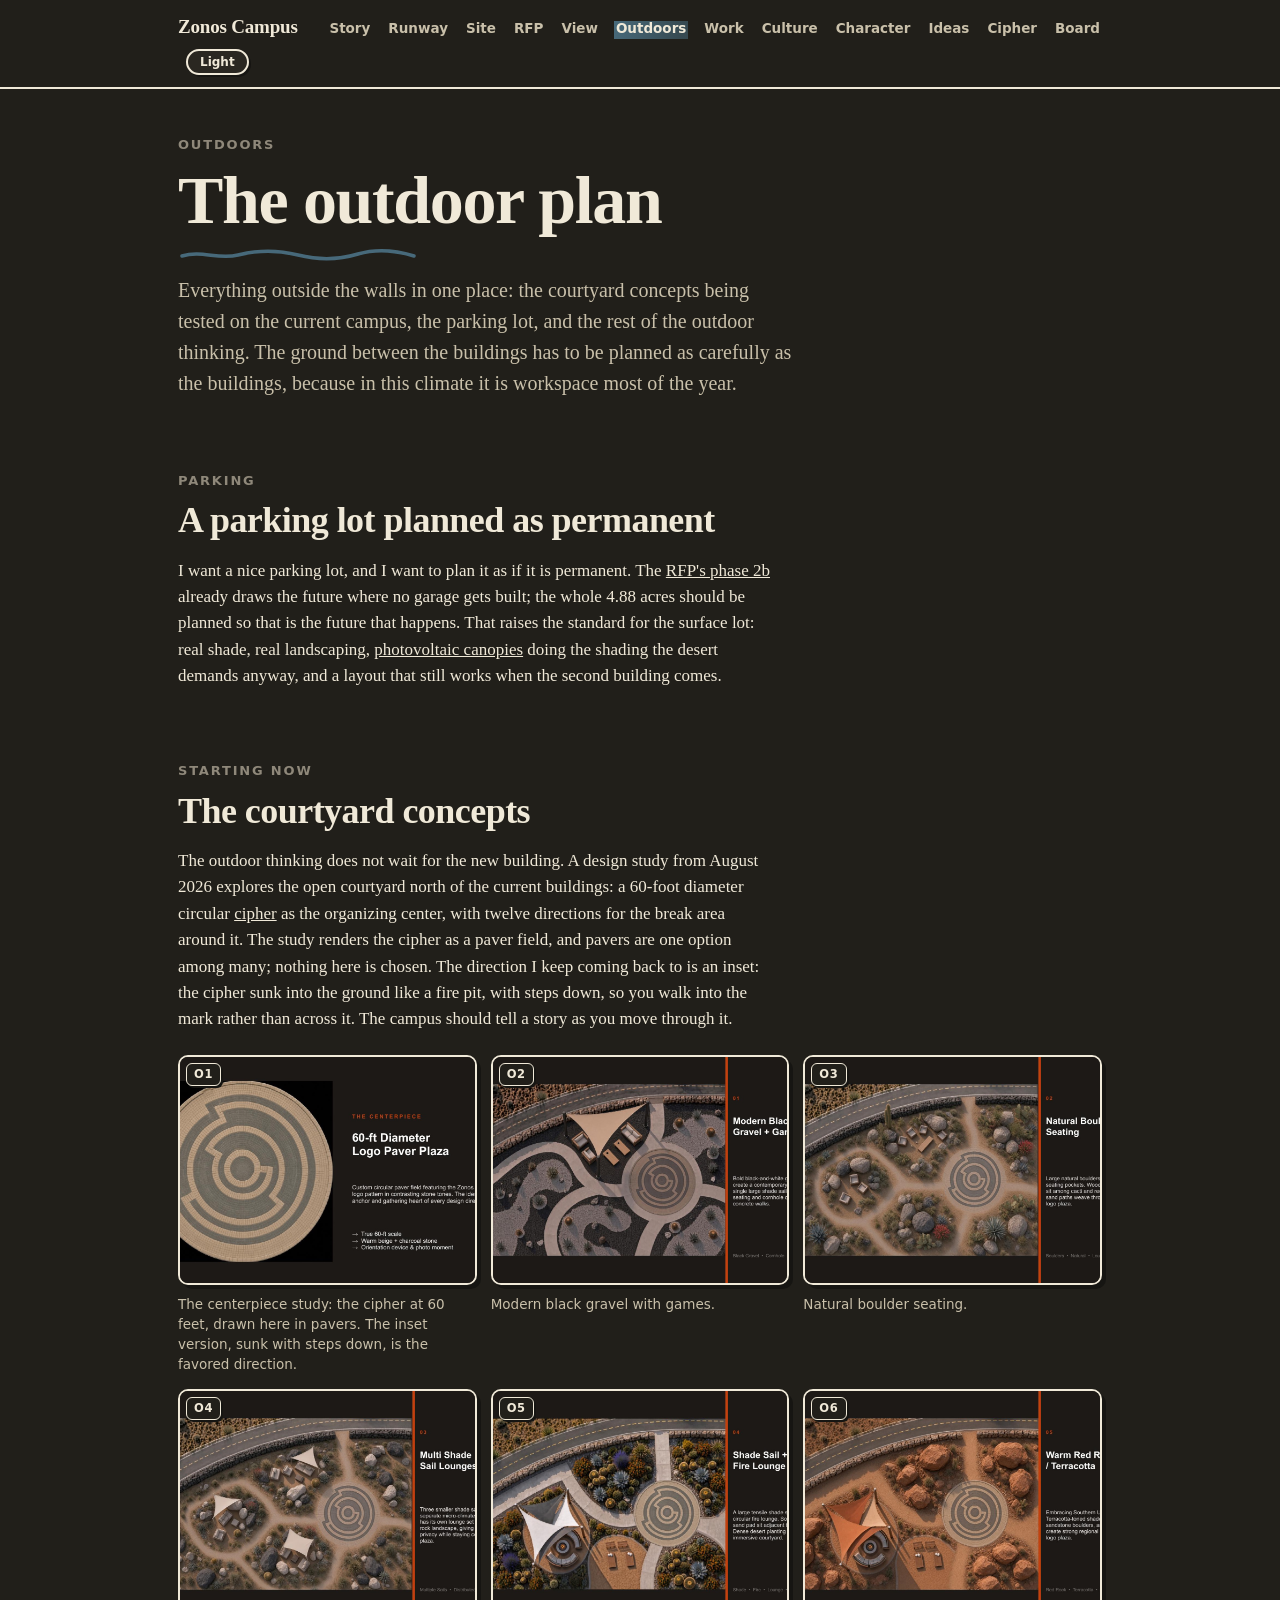
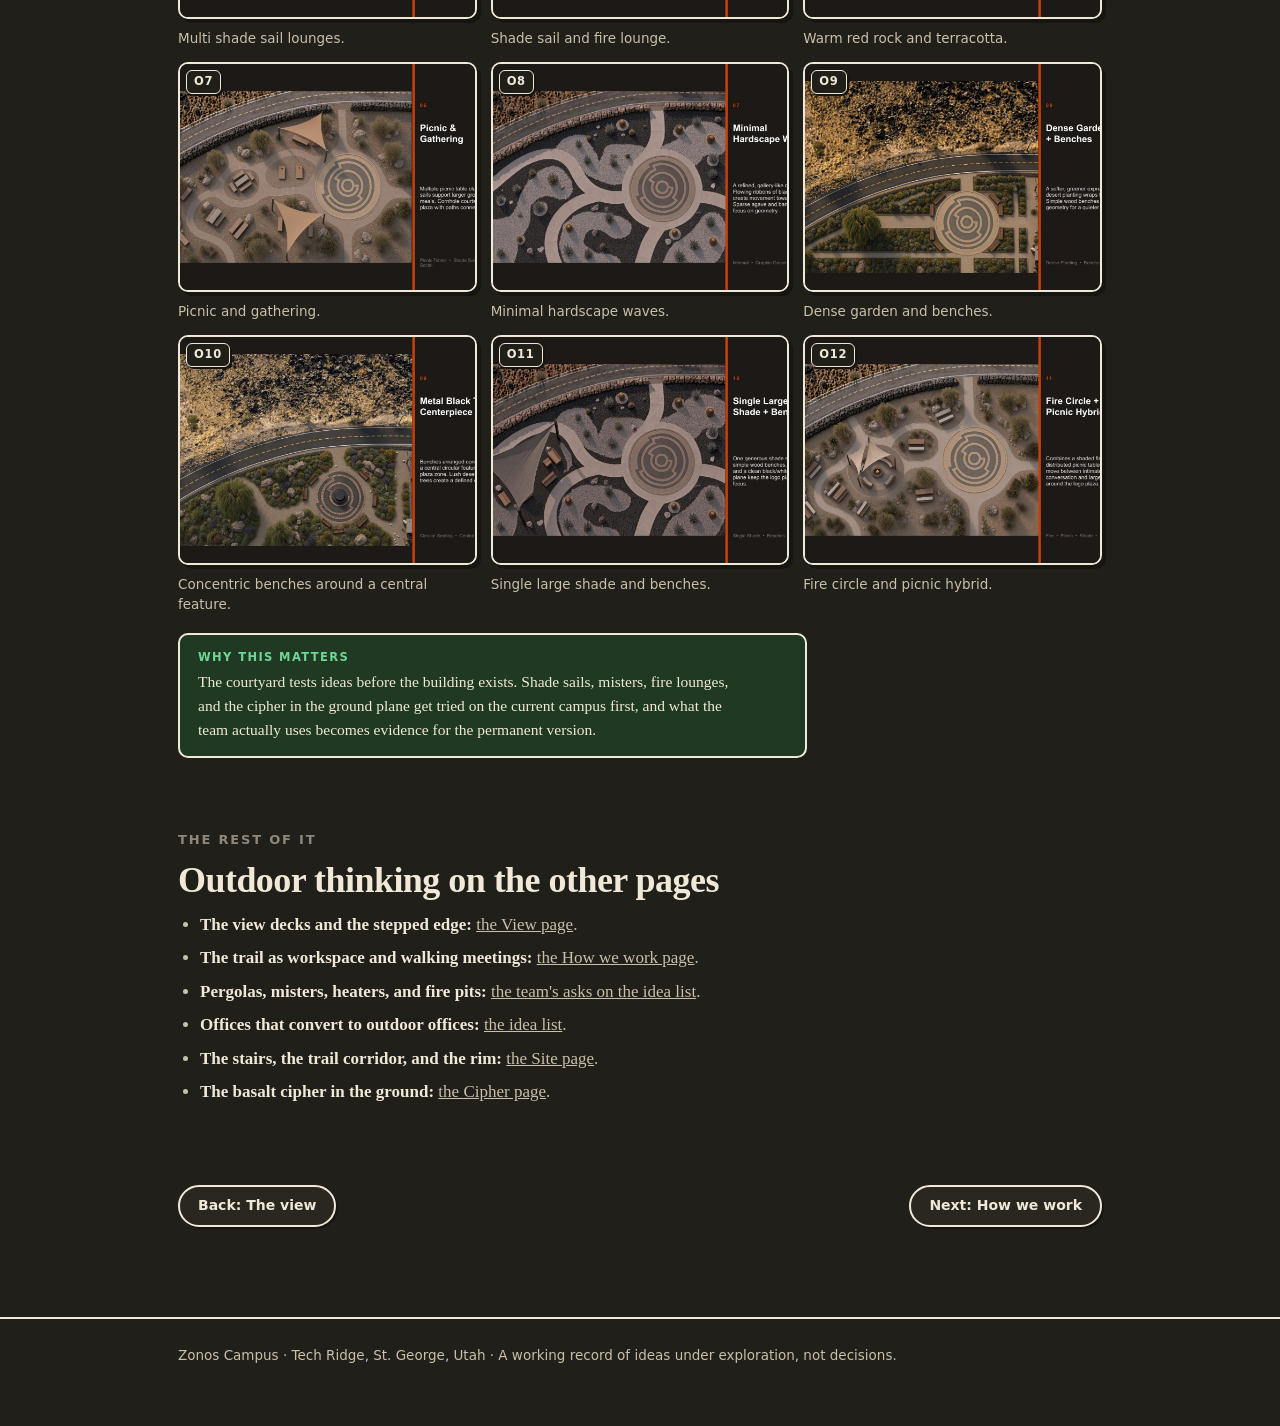
<file: outdoors.html>
<!doctype html>
<html lang="en">
<head>
<meta charset="utf-8">
<meta name="viewport" content="width=device-width, initial-scale=1">
<title>Outdoors</title>
<meta name="description" content="The outdoor plan for the Zonos campus: the courtyard concepts, a parking lot planned as permanent, and the rest of the outdoor thinking.">
<link rel="icon" type="image/svg+xml" href="favicon.svg">
<link rel="stylesheet" href="style.css">
</head>
<body data-tag="O">

<nav class="site">
  <div class="bar">
    <a class="brand" href="index.html">Zonos Campus</a>
    <a class="nl" href="index.html">Story</a>
    <a class="nl" href="history.html">Runway</a>
    <a class="nl" href="site.html">Site</a>
    <a class="nl" href="rfp.html">RFP</a>
    <a class="nl" href="view.html">View</a>
    <a class="nl here" href="outdoors.html">Outdoors</a>
    <a class="nl" href="work.html">Work</a>
    <a class="nl" href="culture.html">Culture</a>
    <a class="nl" href="design.html">Character</a>
    <a class="nl" href="ideas.html">Ideas</a>
    <a class="nl" href="cipher.html">Cipher</a>
    <a class="nl" href="board.html">Board</a>
    <button id="themebtn" type="button">Dark</button>
  </div>
</nav>

<main class="wrap">

<header class="page">
  <p class="eyebrow">Outdoors</p>
  <h1>The outdoor plan</h1>
  <svg class="squig" width="240" height="14" viewBox="0 0 240 14" aria-hidden="true"><path d="M4 9 C 24 3, 40 13, 60 8 S 100 3, 120 8 S 160 13, 180 7 S 220 4, 236 9"/></svg>
  <p class="lead">Everything outside the walls in one place: the courtyard concepts being tested on the current campus, the parking lot, and the rest of the outdoor thinking. The ground between the buildings has to be planned as carefully as the buildings, because in this climate it is workspace most of the year.</p>
</header>

<section id="parking">
  <p class="eyebrow">Parking</p>
  <h2>A parking lot planned as permanent</h2>
  <p>I want a nice parking lot, and I want to plan it as if it is permanent. The <a href="rfp.html#phasing" style="color:inherit">RFP's phase 2b</a> already draws the future where no garage gets built; the whole 4.88 acres should be planned so that is the future that happens. That raises the standard for the surface lot: real shade, real landscaping, <a href="ideas.html#site-ideas" style="color:inherit">photovoltaic canopies</a> doing the shading the desert demands anyway, and a layout that still works when the second building comes.</p>
</section>

<section id="courtyard">
  <p class="eyebrow">Starting now</p>
  <h2>The courtyard concepts</h2>
  <p>The outdoor thinking does not wait for the new building. A design study from August 2026 explores the open courtyard north of the current buildings: a 60-foot diameter circular <a href="cipher.html" style="color:inherit">cipher</a> as the organizing center, with twelve directions for the break area around it. The study renders the cipher as a paver field, and pavers are one option among many; nothing here is chosen. The direction I keep coming back to is an inset: the cipher sunk into the ground like a fire pit, with steps down, so you walk into the mark rather than across it. The campus should tell a story as you move through it.</p>
  <div class="grid">
    <figure><img loading="lazy" src="images/paver_01.jpg" alt="The 60-foot cipher rendered as a paver plaza"><figcaption>The centerpiece study: the cipher at 60 feet, drawn here in pavers. The inset version, sunk with steps down, is the favored direction.</figcaption></figure>
    <figure><img loading="lazy" src="images/paver_02.jpg" alt="Concept: modern black gravel with games"><figcaption>Modern black gravel with games.</figcaption></figure>
    <figure><img loading="lazy" src="images/paver_03.jpg" alt="Concept: natural boulder seating"><figcaption>Natural boulder seating.</figcaption></figure>
    <figure><img loading="lazy" src="images/paver_04.jpg" alt="Concept: multiple shade sail lounges"><figcaption>Multi shade sail lounges.</figcaption></figure>
    <figure><img loading="lazy" src="images/paver_05.jpg" alt="Concept: shade sail with fire lounge"><figcaption>Shade sail and fire lounge.</figcaption></figure>
    <figure><img loading="lazy" src="images/paver_06.jpg" alt="Concept: warm red rock and terracotta"><figcaption>Warm red rock and terracotta.</figcaption></figure>
    <figure><img loading="lazy" src="images/paver_07.jpg" alt="Concept: picnic and gathering"><figcaption>Picnic and gathering.</figcaption></figure>
    <figure><img loading="lazy" src="images/paver_08.jpg" alt="Concept: minimal hardscape waves"><figcaption>Minimal hardscape waves.</figcaption></figure>
    <figure><img loading="lazy" src="images/paver_09.jpg" alt="Concept: dense garden with benches"><figcaption>Dense garden and benches.</figcaption></figure>
    <figure><img loading="lazy" src="images/paver_10.jpg" alt="Concept: metal black table centerpiece"><figcaption>Concentric benches around a central feature.</figcaption></figure>
    <figure><img loading="lazy" src="images/paver_11.jpg" alt="Concept: single large shade with benches"><figcaption>Single large shade and benches.</figcaption></figure>
    <figure><img loading="lazy" src="images/paver_12.jpg" alt="Concept: fire circle and picnic hybrid"><figcaption>Fire circle and picnic hybrid.</figcaption></figure>
  </div>
  <div class="why">
    <span class="wl">Why this matters</span>
    <p>The courtyard tests ideas before the building exists. Shade sails, misters, fire lounges, and the cipher in the ground plane get tried on the current campus first, and what the team actually uses becomes evidence for the permanent version.</p>
  </div>
</section>

<section id="rest">
  <p class="eyebrow">The rest of it</p>
  <h2>Outdoor thinking on the other pages</h2>
  <ul class="plain">
    <li><b>The view decks and the stepped edge:</b> <a href="view.html" style="color:inherit">the View page</a>.</li>
    <li><b>The trail as workspace and walking meetings:</b> <a href="work.html#rhythm" style="color:inherit">the How we work page</a>.</li>
    <li><b>Pergolas, misters, heaters, and fire pits:</b> <a href="ideas.html#team-ideas" style="color:inherit">the team's asks on the idea list</a>.</li>
    <li><b>Offices that convert to outdoor offices:</b> <a href="ideas.html#work-ideas" style="color:inherit">the idea list</a>.</li>
    <li><b>The stairs, the trail corridor, and the rim:</b> <a href="site.html#stairs" style="color:inherit">the Site page</a>.</li>
    <li><b>The basalt cipher in the ground:</b> <a href="cipher.html#build" style="color:inherit">the Cipher page</a>.</li>
  </ul>
</section>

<div class="pager">
  <a href="view.html">Back: The view</a>
  <a href="work.html">Next: How we work</a>
</div>

</main>

<footer>
  <div class="wrap">
    Zonos Campus · Tech Ridge, St. George, Utah · A working record of ideas under exploration, not decisions.
  </div>
</footer>

<div id="lightbox" aria-hidden="true"><img alt=""></div>
<script src="site.js?v=2"></script>
</body>
</html>
</file>
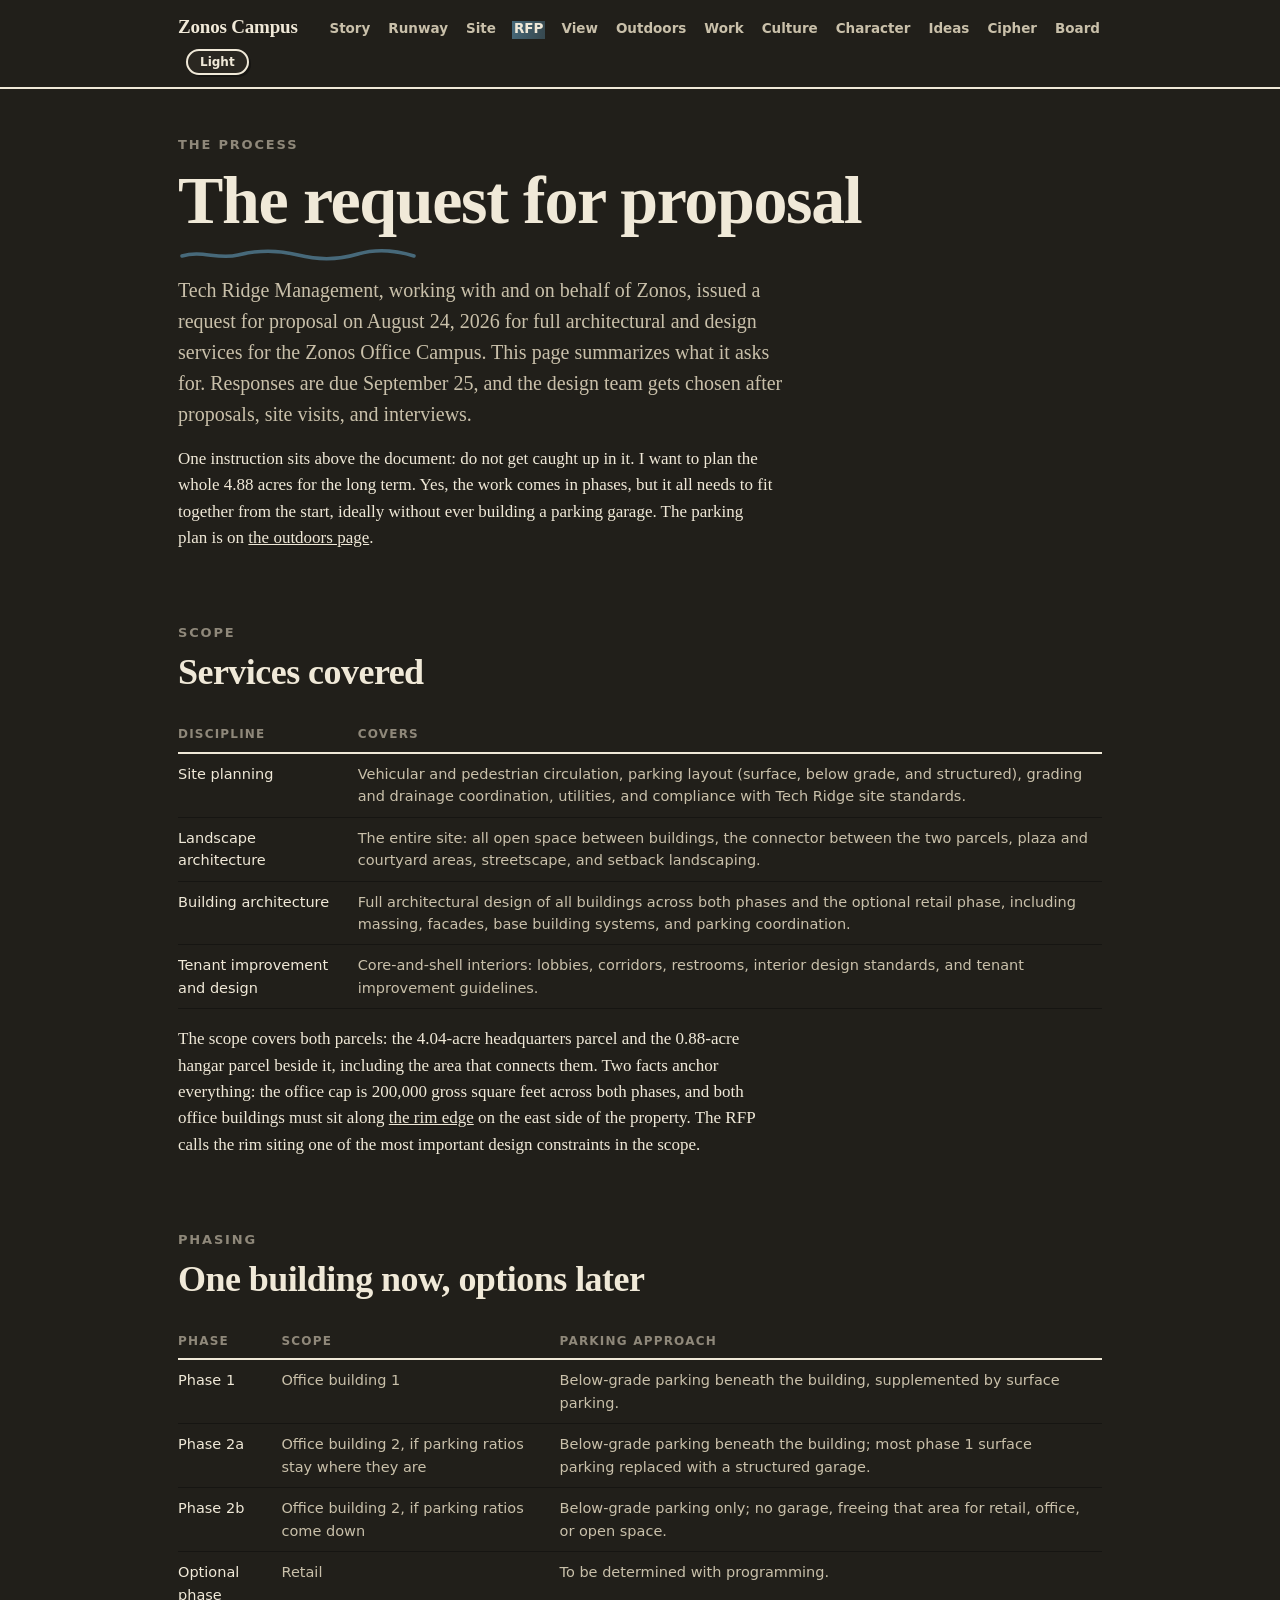
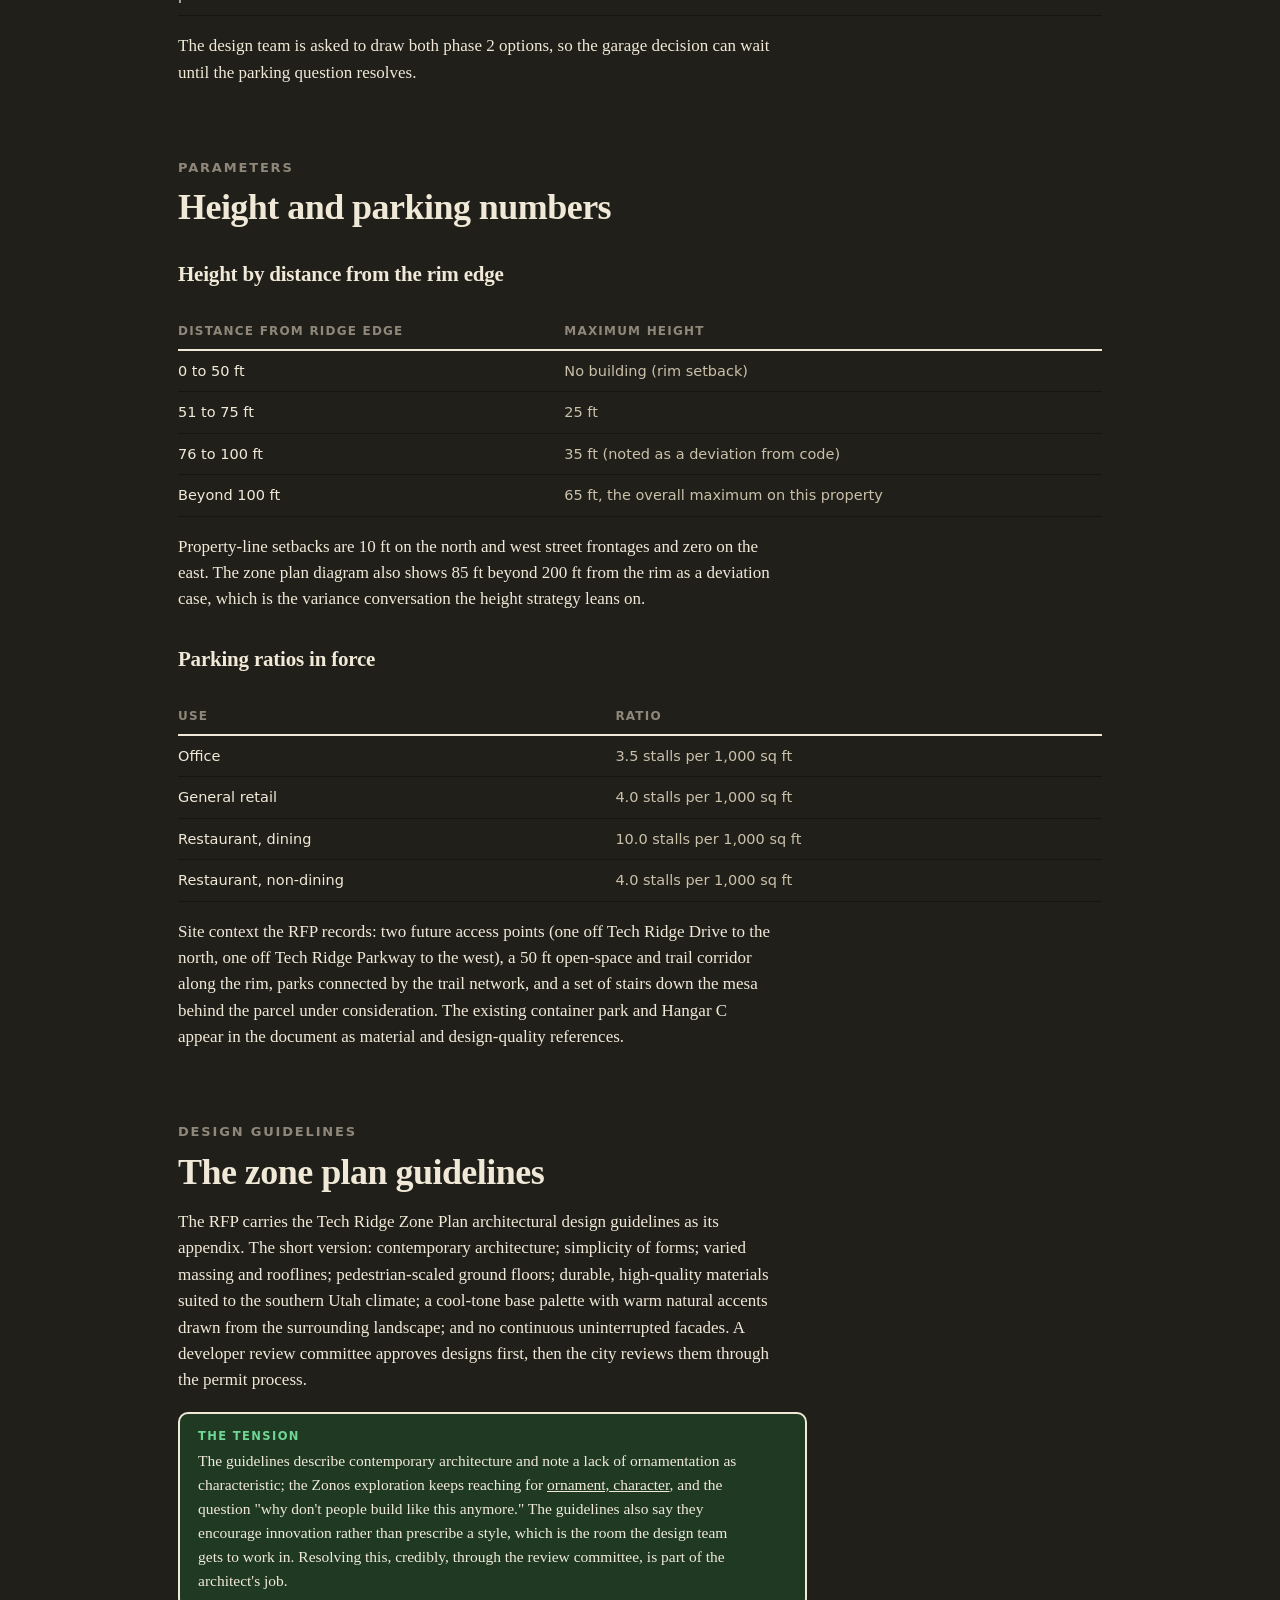
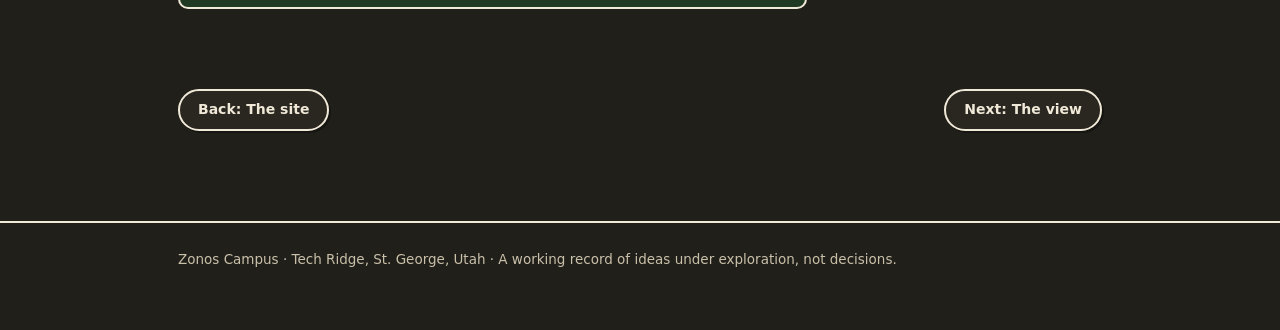
<file: rfp.html>
<!doctype html>
<html lang="en">
<head>
<meta charset="utf-8">
<meta name="viewport" content="width=device-width, initial-scale=1">
<title>The RFP</title>
<meta name="description" content="The request for proposal for the Zonos Office Campus: scope, phasing, site parameters, and the design guidelines the building must satisfy.">
<link rel="icon" type="image/svg+xml" href="favicon.svg">
<link rel="stylesheet" href="style.css">
</head>
<body data-tag="F">

<nav class="site">
  <div class="bar">
    <a class="brand" href="index.html">Zonos Campus</a>
    <a class="nl" href="index.html">Story</a>
    <a class="nl" href="history.html">Runway</a>
    <a class="nl" href="site.html">Site</a>
    <a class="nl here" href="rfp.html">RFP</a>
    <a class="nl" href="view.html">View</a>
    <a class="nl" href="outdoors.html">Outdoors</a>
    <a class="nl" href="work.html">Work</a>
    <a class="nl" href="culture.html">Culture</a>
    <a class="nl" href="design.html">Character</a>
    <a class="nl" href="ideas.html">Ideas</a>
    <a class="nl" href="cipher.html">Cipher</a>
    <a class="nl" href="board.html">Board</a>
    <button id="themebtn" type="button">Dark</button>
  </div>
</nav>

<main class="wrap">

<header class="page">
  <p class="eyebrow">The process</p>
  <h1>The request for proposal</h1>
  <svg class="squig" width="240" height="14" viewBox="0 0 240 14" aria-hidden="true"><path d="M4 9 C 24 3, 40 13, 60 8 S 100 3, 120 8 S 160 13, 180 7 S 220 4, 236 9"/></svg>
  <p class="lead">Tech Ridge Management, working with and on behalf of Zonos, issued a request for proposal on August 24, 2026 for full architectural and design services for the Zonos Office Campus. This page summarizes what it asks for. Responses are due September 25, and the design team gets chosen after proposals, site visits, and interviews.</p>
  <p style="margin-top:16px">One instruction sits above the document: do not get caught up in it. I want to plan the whole 4.88 acres for the long term. Yes, the work comes in phases, but it all needs to fit together from the start, ideally without ever building a parking garage. The parking plan is on <a href="outdoors.html#parking" style="color:inherit">the outdoors page</a>.</p>
</header>

<section id="scope">
  <p class="eyebrow">Scope</p>
  <h2>Services covered</h2>
  <div class="tablewrap"><table>
    <thead><tr><th>Discipline</th><th>Covers</th></tr></thead>
    <tbody>
      <tr><td>Site planning</td><td>Vehicular and pedestrian circulation, parking layout (surface, below grade, and structured), grading and drainage coordination, utilities, and compliance with Tech Ridge site standards.</td></tr>
      <tr><td>Landscape architecture</td><td>The entire site: all open space between buildings, the connector between the two parcels, plaza and courtyard areas, streetscape, and setback landscaping.</td></tr>
      <tr><td>Building architecture</td><td>Full architectural design of all buildings across both phases and the optional retail phase, including massing, facades, base building systems, and parking coordination.</td></tr>
      <tr><td>Tenant improvement and design</td><td>Core-and-shell interiors: lobbies, corridors, restrooms, interior design standards, and tenant improvement guidelines.</td></tr>
    </tbody>
  </table></div>
  <p>The scope covers both parcels: the 4.04-acre headquarters parcel and the 0.88-acre hangar parcel beside it, including the area that connects them. Two facts anchor everything: the office cap is 200,000 gross square feet across both phases, and both office buildings must sit along <a href="site.html" style="color:inherit">the rim edge</a> on the east side of the property. The RFP calls the rim siting one of the most important design constraints in the scope.</p>
</section>

<section id="phasing">
  <p class="eyebrow">Phasing</p>
  <h2>One building now, options later</h2>
  <div class="tablewrap"><table>
    <thead><tr><th>Phase</th><th>Scope</th><th>Parking approach</th></tr></thead>
    <tbody>
      <tr><td>Phase 1</td><td>Office building 1</td><td>Below-grade parking beneath the building, supplemented by surface parking.</td></tr>
      <tr><td>Phase 2a</td><td>Office building 2, if parking ratios stay where they are</td><td>Below-grade parking beneath the building; most phase 1 surface parking replaced with a structured garage.</td></tr>
      <tr><td>Phase 2b</td><td>Office building 2, if parking ratios come down</td><td>Below-grade parking only; no garage, freeing that area for retail, office, or open space.</td></tr>
      <tr><td>Optional phase</td><td>Retail</td><td>To be determined with programming.</td></tr>
    </tbody>
  </table></div>
  <p>The design team is asked to draw both phase 2 options, so the garage decision can wait until the parking question resolves.</p>
</section>

<section id="parameters">
  <p class="eyebrow">Parameters</p>
  <h2>Height and parking numbers</h2>
  <h3 class="sub">Height by distance from the rim edge</h3>
  <div class="tablewrap"><table>
    <thead><tr><th>Distance from ridge edge</th><th>Maximum height</th></tr></thead>
    <tbody>
      <tr><td>0 to 50 ft</td><td>No building (rim setback)</td></tr>
      <tr><td>51 to 75 ft</td><td>25 ft</td></tr>
      <tr><td>76 to 100 ft</td><td>35 ft (noted as a deviation from code)</td></tr>
      <tr><td>Beyond 100 ft</td><td>65 ft, the overall maximum on this property</td></tr>
    </tbody>
  </table></div>
  <p>Property-line setbacks are 10 ft on the north and west street frontages and zero on the east. The zone plan diagram also shows 85 ft beyond 200 ft from the rim as a deviation case, which is the variance conversation the height strategy leans on.</p>
  <h3 class="sub">Parking ratios in force</h3>
  <div class="tablewrap"><table>
    <thead><tr><th>Use</th><th>Ratio</th></tr></thead>
    <tbody>
      <tr><td>Office</td><td>3.5 stalls per 1,000 sq ft</td></tr>
      <tr><td>General retail</td><td>4.0 stalls per 1,000 sq ft</td></tr>
      <tr><td>Restaurant, dining</td><td>10.0 stalls per 1,000 sq ft</td></tr>
      <tr><td>Restaurant, non-dining</td><td>4.0 stalls per 1,000 sq ft</td></tr>
    </tbody>
  </table></div>
  <p>Site context the RFP records: two future access points (one off Tech Ridge Drive to the north, one off Tech Ridge Parkway to the west), a 50 ft open-space and trail corridor along the rim, parks connected by the trail network, and a set of stairs down the mesa behind the parcel under consideration. The existing container park and Hangar C appear in the document as material and design-quality references.</p>
</section>

<section id="guidelines">
  <p class="eyebrow">Design guidelines</p>
  <h2>The zone plan guidelines</h2>
  <p>The RFP carries the Tech Ridge Zone Plan architectural design guidelines as its appendix. The short version: contemporary architecture; simplicity of forms; varied massing and rooflines; pedestrian-scaled ground floors; durable, high-quality materials suited to the southern Utah climate; a cool-tone base palette with warm natural accents drawn from the surrounding landscape; and no continuous uninterrupted facades. A developer review committee approves designs first, then the city reviews them through the permit process.</p>
  <div class="why">
    <span class="wl">The tension</span>
    <p>The guidelines describe contemporary architecture and note a lack of ornamentation as characteristic; the Zonos exploration keeps reaching for <a href="design.html" style="color:inherit">ornament, character</a>, and the question "why don't people build like this anymore." The guidelines also say they encourage innovation rather than prescribe a style, which is the room the design team gets to work in. Resolving this, credibly, through the review committee, is part of the architect's job.</p>
  </div>
</section>

<div class="pager">
  <a href="site.html">Back: The site</a>
  <a href="view.html">Next: The view</a>
</div>

</main>

<footer>
  <div class="wrap">
    Zonos Campus · Tech Ridge, St. George, Utah · A working record of ideas under exploration, not decisions.
  </div>
</footer>

<div id="lightbox" aria-hidden="true"><img alt=""></div>
<script src="site.js?v=2"></script>
</body>
</html>
</file>
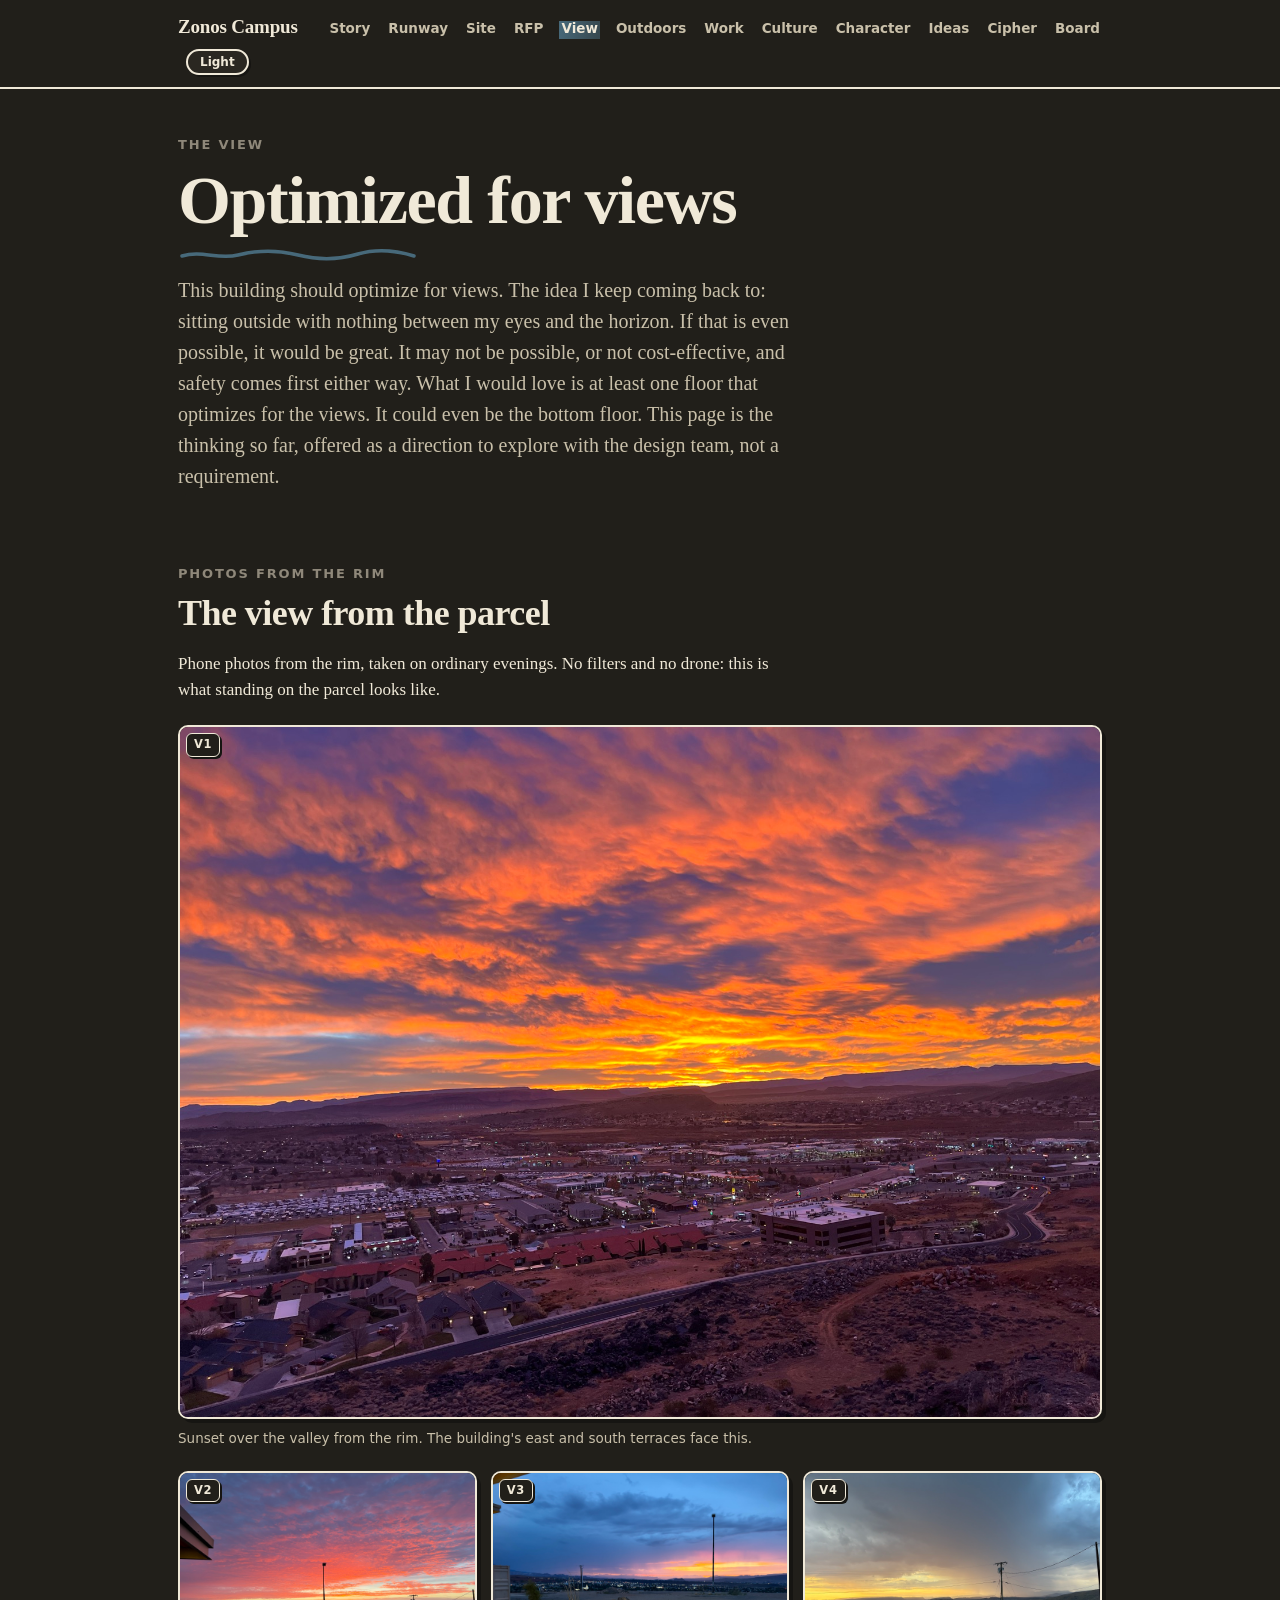
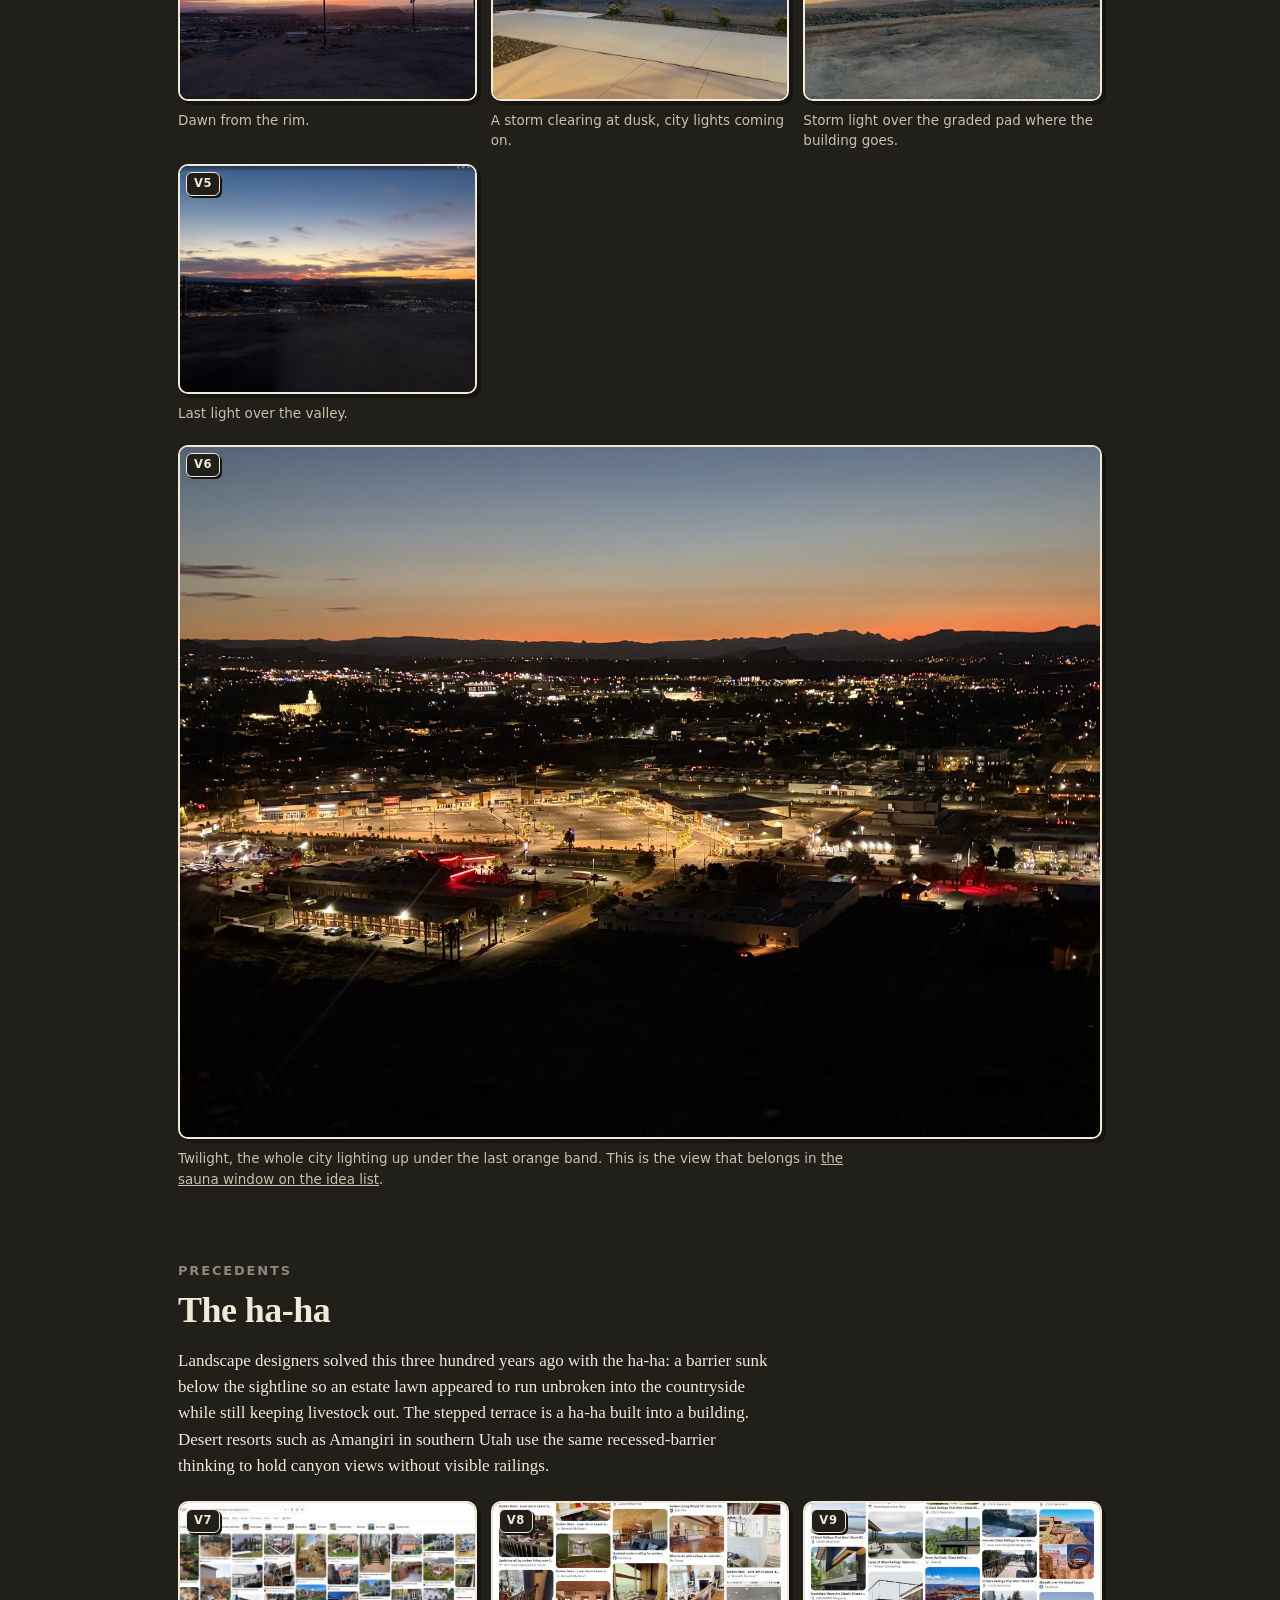
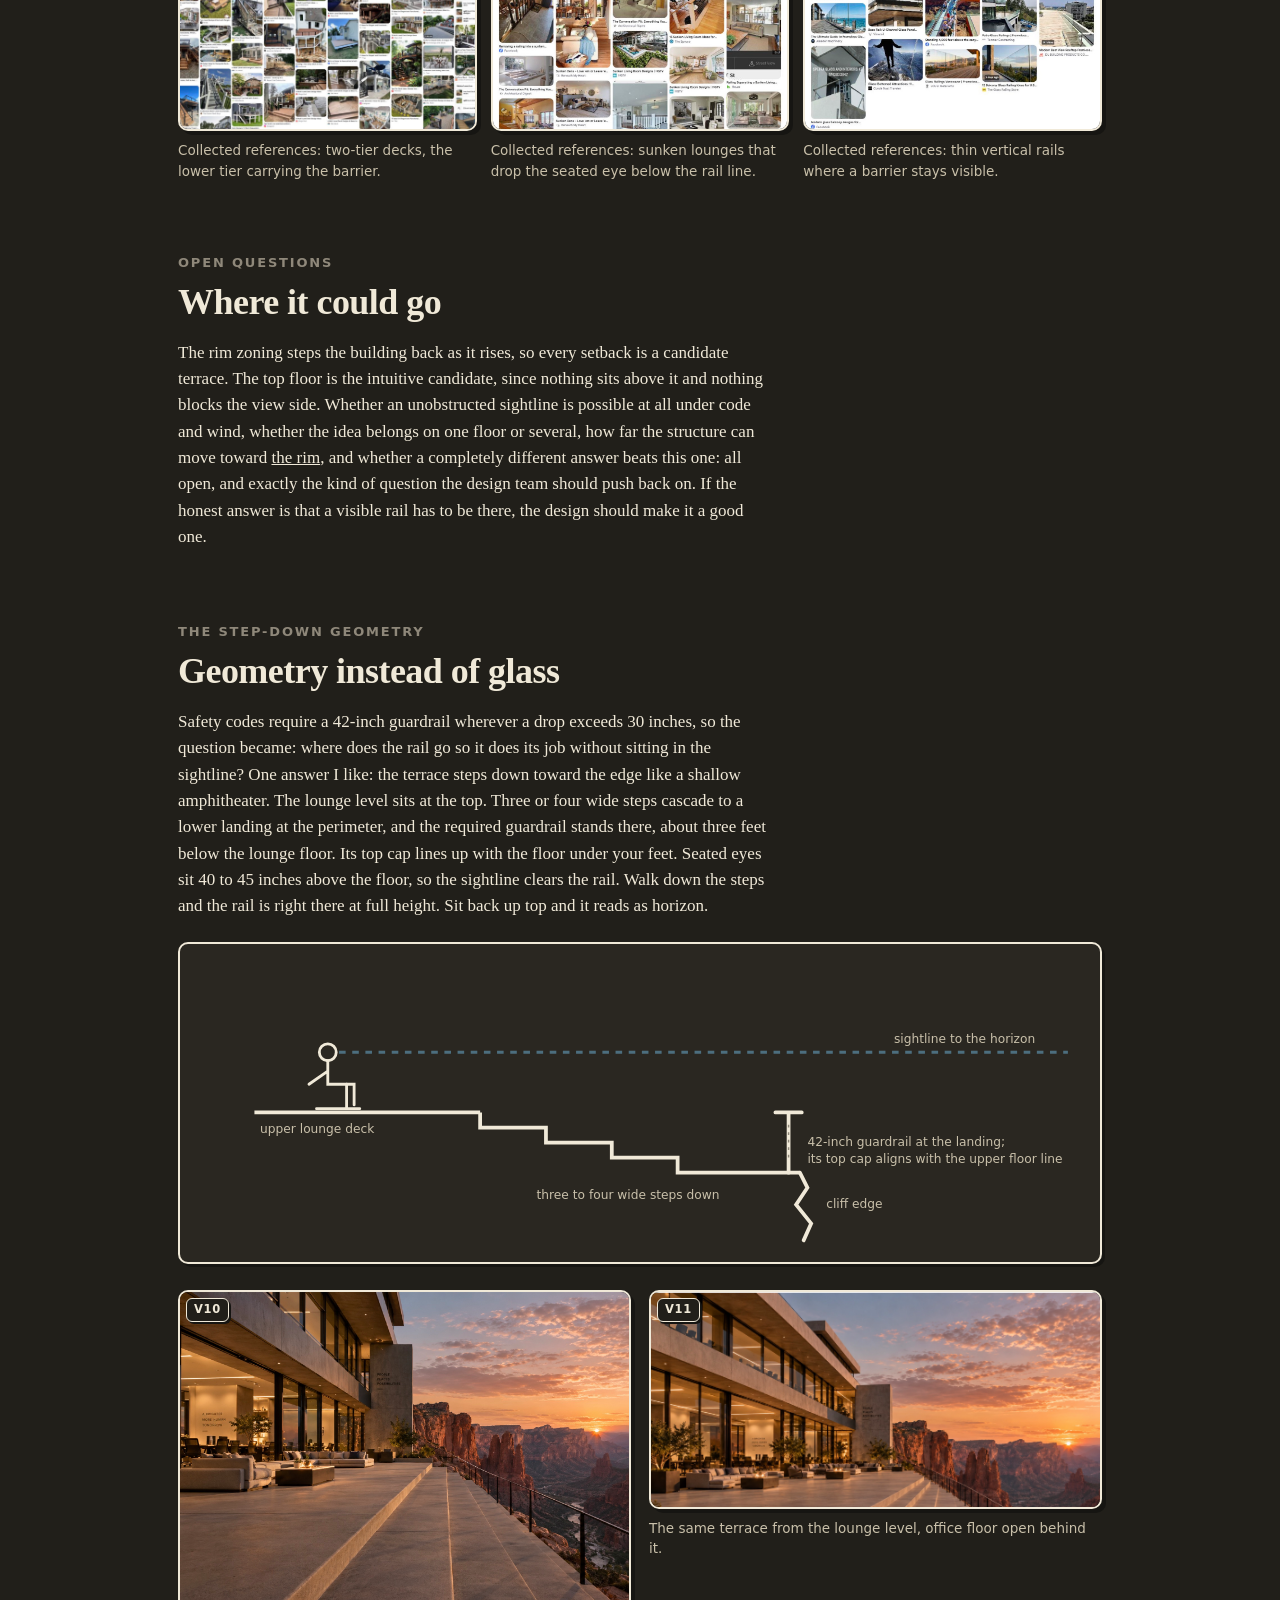
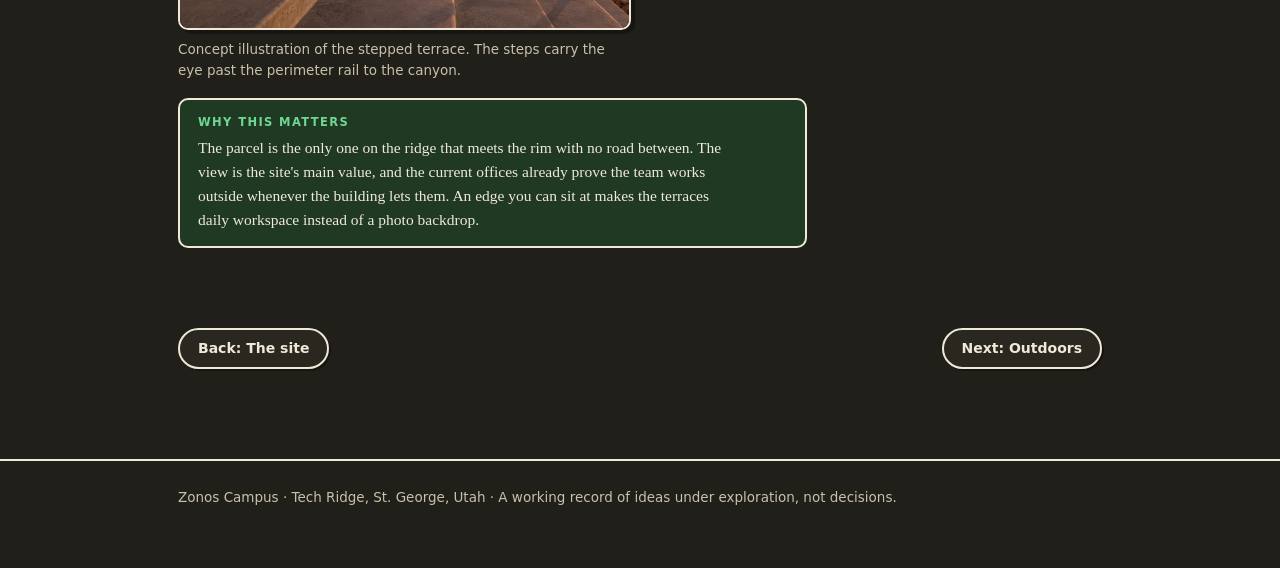
<file: view.html>
<!doctype html>
<html lang="en">
<head>
<meta charset="utf-8">
<meta name="viewport" content="width=device-width, initial-scale=1">
<title>The View</title>
<meta name="description" content="Optimizing the Zonos building for views: at least one floor built around them, and a step-down terrace geometry if it is even possible.">
<link rel="icon" type="image/svg+xml" href="favicon.svg">
<link rel="stylesheet" href="style.css">
</head>
<body data-tag="V">

<nav class="site">
  <div class="bar">
    <a class="brand" href="index.html">Zonos Campus</a>
    <a class="nl" href="index.html">Story</a>
    <a class="nl" href="history.html">Runway</a>
    <a class="nl" href="site.html">Site</a>
    <a class="nl" href="rfp.html">RFP</a>
    <a class="nl here" href="view.html">View</a>
    <a class="nl" href="outdoors.html">Outdoors</a>
    <a class="nl" href="work.html">Work</a>
    <a class="nl" href="culture.html">Culture</a>
    <a class="nl" href="design.html">Character</a>
    <a class="nl" href="ideas.html">Ideas</a>
    <a class="nl" href="cipher.html">Cipher</a>
    <a class="nl" href="board.html">Board</a>
    <button id="themebtn" type="button">Dark</button>
  </div>
</nav>

<main class="wrap">

<header class="page">
  <p class="eyebrow">The view</p>
  <h1>Optimized for views</h1>
  <svg class="squig" width="240" height="14" viewBox="0 0 240 14" aria-hidden="true"><path d="M4 9 C 24 3, 40 13, 60 8 S 100 3, 120 8 S 160 13, 180 7 S 220 4, 236 9"/></svg>
  <p class="lead">This building should optimize for views. The idea I keep coming back to: sitting outside with nothing between my eyes and the horizon. If that is even possible, it would be great. It may not be possible, or not cost-effective, and safety comes first either way. What I would love is at least one floor that optimizes for the views. It could even be the bottom floor. This page is the thinking so far, offered as a direction to explore with the design team, not a requirement.</p>
</header>

<section id="photos">
  <p class="eyebrow">Photos from the rim</p>
  <h2>The view from the parcel</h2>
  <p>Phone photos from the rim, taken on ordinary evenings. No filters and no drone: this is what standing on the parcel looks like.</p>
  <figure>
    <img loading="lazy" src="images/view_sunset_blanket.jpg" alt="Orange sunset blanket over St. George from the rim">
    <figcaption>Sunset over the valley from the rim. The building's east and south terraces face this.</figcaption>
  </figure>
  <div class="grid">
    <figure><img loading="lazy" src="images/view_pink_dawn.jpg" alt="Pink dawn over the valley from the rim"><figcaption>Dawn from the rim.</figcaption></figure>
    <figure><img loading="lazy" src="images/view_storm_dusk_lights.jpg" alt="Storm dusk with the city lights coming on"><figcaption>A storm clearing at dusk, city lights coming on.</figcaption></figure>
    <figure><img loading="lazy" src="images/view_gold_storm_pad.jpg" alt="Gold storm light over the graded pad"><figcaption>Storm light over the graded pad where the building goes.</figcaption></figure>
    <figure><img loading="lazy" src="images/view_ember_horizon.jpg" alt="Ember red horizon over the valley at last light"><figcaption>Last light over the valley.</figcaption></figure>
  </div>
  <figure>
    <img loading="lazy" src="images/view_twilight_lights.jpg" alt="Twilight over St. George: the city lights coming on under an orange horizon, the temple glowing at left">
    <figcaption>Twilight, the whole city lighting up under the last orange band. This is the view that belongs in <a href="ideas.html#body-ideas" style="color:inherit">the sauna window on the idea list</a>.</figcaption>
  </figure>
</section>

<section id="roots">
  <p class="eyebrow">Precedents</p>
  <h2>The ha-ha</h2>
  <p>Landscape designers solved this three hundred years ago with the ha-ha: a barrier sunk below the sightline so an estate lawn appeared to run unbroken into the countryside while still keeping livestock out. The stepped terrace is a ha-ha built into a building. Desert resorts such as Amangiri in southern Utah use the same recessed-barrier thinking to hold canyon views without visible railings.</p>
  <div class="grid">
    <figure>
      <img loading="lazy" src="images/stepped_view_edge_two_tier_decks.jpg" alt="Collected references: two-tier decks with recessed lower rails">
      <figcaption>Collected references: two-tier decks, the lower tier carrying the barrier.</figcaption>
    </figure>
    <figure>
      <img loading="lazy" src="images/stepped_view_edge_sunken_lounges.jpg" alt="Collected references: sunken lounge seating facing views">
      <figcaption>Collected references: sunken lounges that drop the seated eye below the rail line.</figcaption>
    </figure>
    <figure>
      <img loading="lazy" src="images/stepped_view_edge_view_rails_skywalks.jpg" alt="Collected references: thin view rails and cliff walks">
      <figcaption>Collected references: thin vertical rails where a barrier stays visible.</figcaption>
    </figure>
  </div>
</section>

<section id="where">
  <p class="eyebrow">Open questions</p>
  <h2>Where it could go</h2>
  <p>The rim zoning steps the building back as it rises, so every setback is a candidate terrace. The top floor is the intuitive candidate, since nothing sits above it and nothing blocks the view side. Whether an unobstructed sightline is possible at all under code and wind, whether the idea belongs on one floor or several, how far the structure can move toward <a href="site.html#ground" style="color:inherit">the rim</a>, and whether a completely different answer beats this one: all open, and exactly the kind of question the design team should push back on. If the honest answer is that a visible rail has to be there, the design should make it a good one.</p>
</section>

<section id="geometry">
  <p class="eyebrow">The step-down geometry</p>
  <h2>Geometry instead of glass</h2>
  <p>Safety codes require a 42-inch guardrail wherever a drop exceeds 30 inches, so the question became: where does the rail go so it does its job without sitting in the sightline? One answer I like: the terrace steps down toward the edge like a shallow amphitheater. The lounge level sits at the top. Three or four wide steps cascade to a lower landing at the perimeter, and the required guardrail stands there, about three feet below the lounge floor. Its top cap lines up with the floor under your feet. Seated eyes sit 40 to 45 inches above the floor, so the sightline clears the rail. Walk down the steps and the rail is right there at full height. Sit back up top and it reads as horizon.</p>

  <div class="diagram" role="img" aria-label="Cross-section diagram: a seated person on the upper deck looks over steps down to a lower landing, where a 42-inch guardrail's top aligns with the upper deck floor, leaving the sightline clear to the horizon">
    <svg viewBox="0 0 940 300" xmlns="http://www.w3.org/2000/svg" fill="none">
      <line class="dg-sky" x1="150" y1="96" x2="925" y2="96" stroke-width="3" stroke-dasharray="7 7"/>
      <text class="dg-muted" x="740" y="86" font-family="-apple-system,system-ui,sans-serif" font-size="13" fill="currentColor">sightline to the horizon</text>
      <circle class="dg-ink" cx="138" cy="96" r="9" stroke-width="3"/>
      <path class="dg-ink" d="M138 105 L138 130 L166 130 L166 152 M138 116 L118 130" stroke-width="3" stroke-linecap="round"/>
      <path class="dg-ink" d="M158 130 L158 156 M126 156 L172 156" stroke-width="3" stroke-linecap="round"/>
      <path class="dg-ink" d="M60 160 L300 160" stroke-width="4"/>
      <text class="dg-muted" x="66" y="182" font-family="-apple-system,system-ui,sans-serif" font-size="13" fill="currentColor">upper lounge deck</text>
      <path class="dg-ink" d="M300 160 L300 176 L370 176 L370 192 L440 192 L440 208 L510 208 L510 224 L640 224" stroke-width="4"/>
      <text class="dg-muted" x="360" y="252" font-family="-apple-system,system-ui,sans-serif" font-size="13" fill="currentColor">three to four wide steps down</text>
      <path class="dg-ink" d="M628 224 L628 160 M614 160 L642 160" stroke-width="4" stroke-linecap="round"/>
      <path class="dg-line" d="M628 208 L628 168" stroke-width="1.5" stroke-dasharray="3 5"/>
      <text class="dg-muted" x="648" y="196" font-family="-apple-system,system-ui,sans-serif" font-size="13" fill="currentColor">42-inch guardrail at the landing;</text>
      <text class="dg-muted" x="648" y="214" font-family="-apple-system,system-ui,sans-serif" font-size="13" fill="currentColor">its top cap aligns with the upper floor line</text>
      <path class="dg-ink" d="M640 224 L648 240 L636 258 L652 278 L644 296" stroke-width="4" stroke-linecap="round"/>
      <text class="dg-muted" x="668" y="262" font-family="-apple-system,system-ui,sans-serif" font-size="13" fill="currentColor">cliff edge</text>
    </svg>
  </div>
  <div class="duo" style="margin-top:26px">
    <figure>
      <img loading="lazy" src="images/render_terrace_steps.jpg" alt="Concept rendering: stepped concrete terrace descending toward a canyon view at sunset">
      <figcaption>Concept illustration of the stepped terrace. The steps carry the eye past the perimeter rail to the canyon.</figcaption>
    </figure>
    <figure>
      <img loading="lazy" src="images/render_terrace_wide.jpg" alt="Concept rendering: terrace lounge with fire tables in front of a glass office facade at dusk">
      <figcaption>The same terrace from the lounge level, office floor open behind it.</figcaption>
    </figure>
  </div>

  <div class="why">
    <span class="wl">Why this matters</span>
    <p>The parcel is the only one on the ridge that meets the rim with no road between. The view is the site's main value, and the current offices already prove the team works outside whenever the building lets them. An edge you can sit at makes the terraces daily workspace instead of a photo backdrop.</p>
  </div>
</section>

<div class="pager">
  <a href="site.html">Back: The site</a>
  <a href="outdoors.html">Next: Outdoors</a>
</div>

</main>

<footer>
  <div class="wrap">
    Zonos Campus · Tech Ridge, St. George, Utah · A working record of ideas under exploration, not decisions.
  </div>
</footer>

<div id="lightbox" aria-hidden="true"><img alt=""></div>
<script src="site.js?v=2"></script>
</body>
</html>
</file>
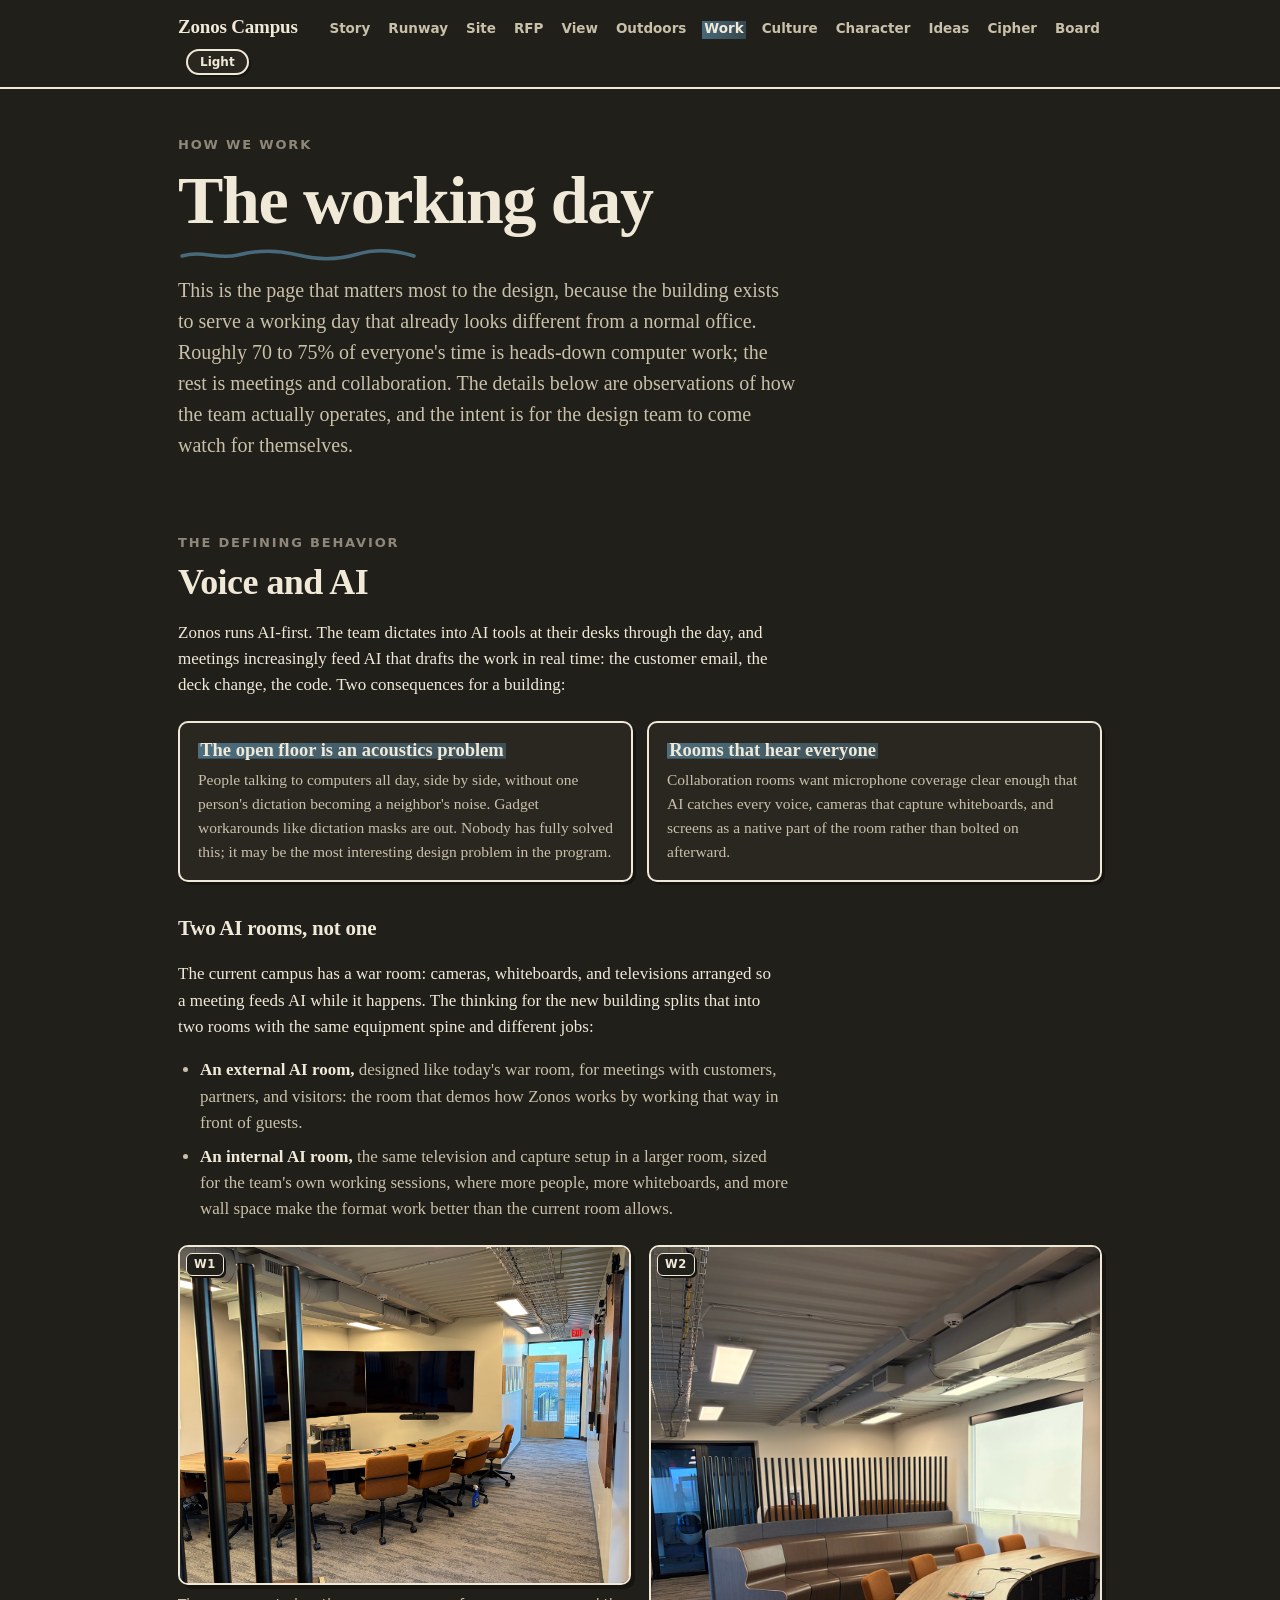
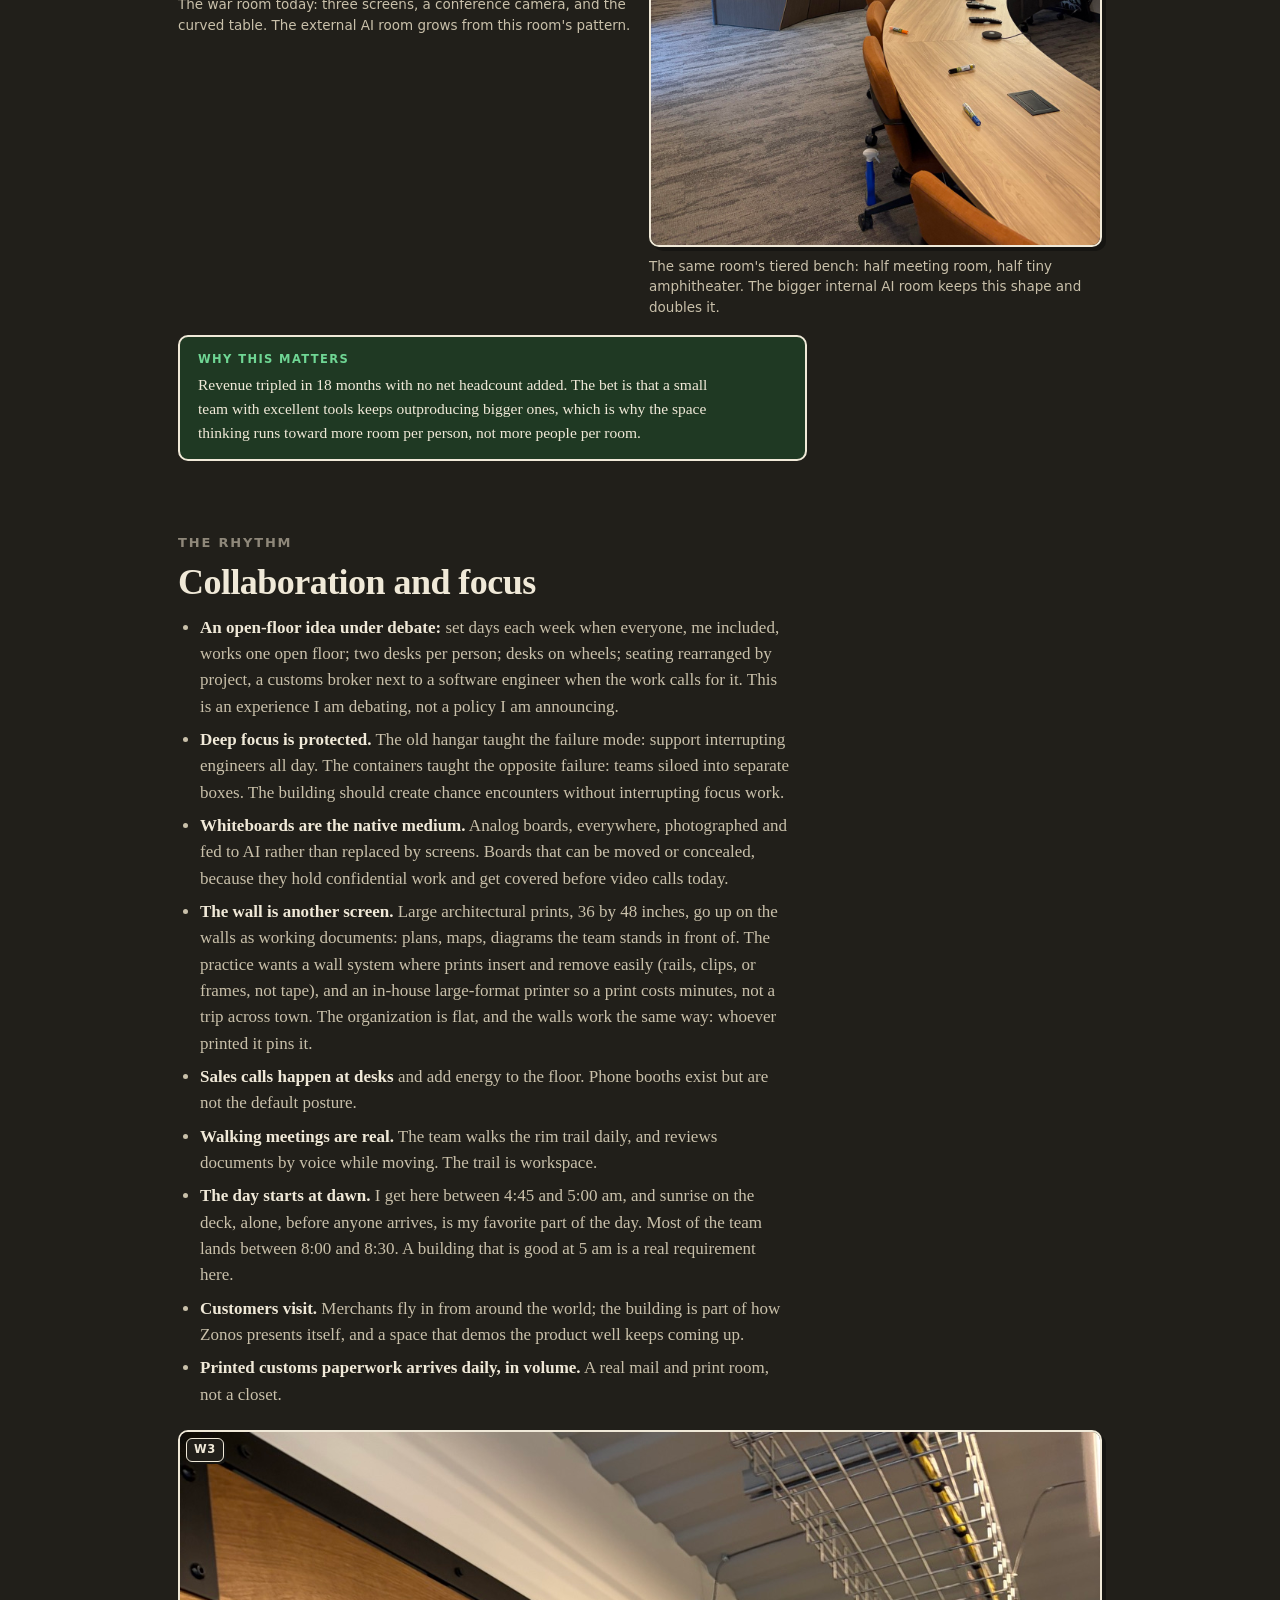
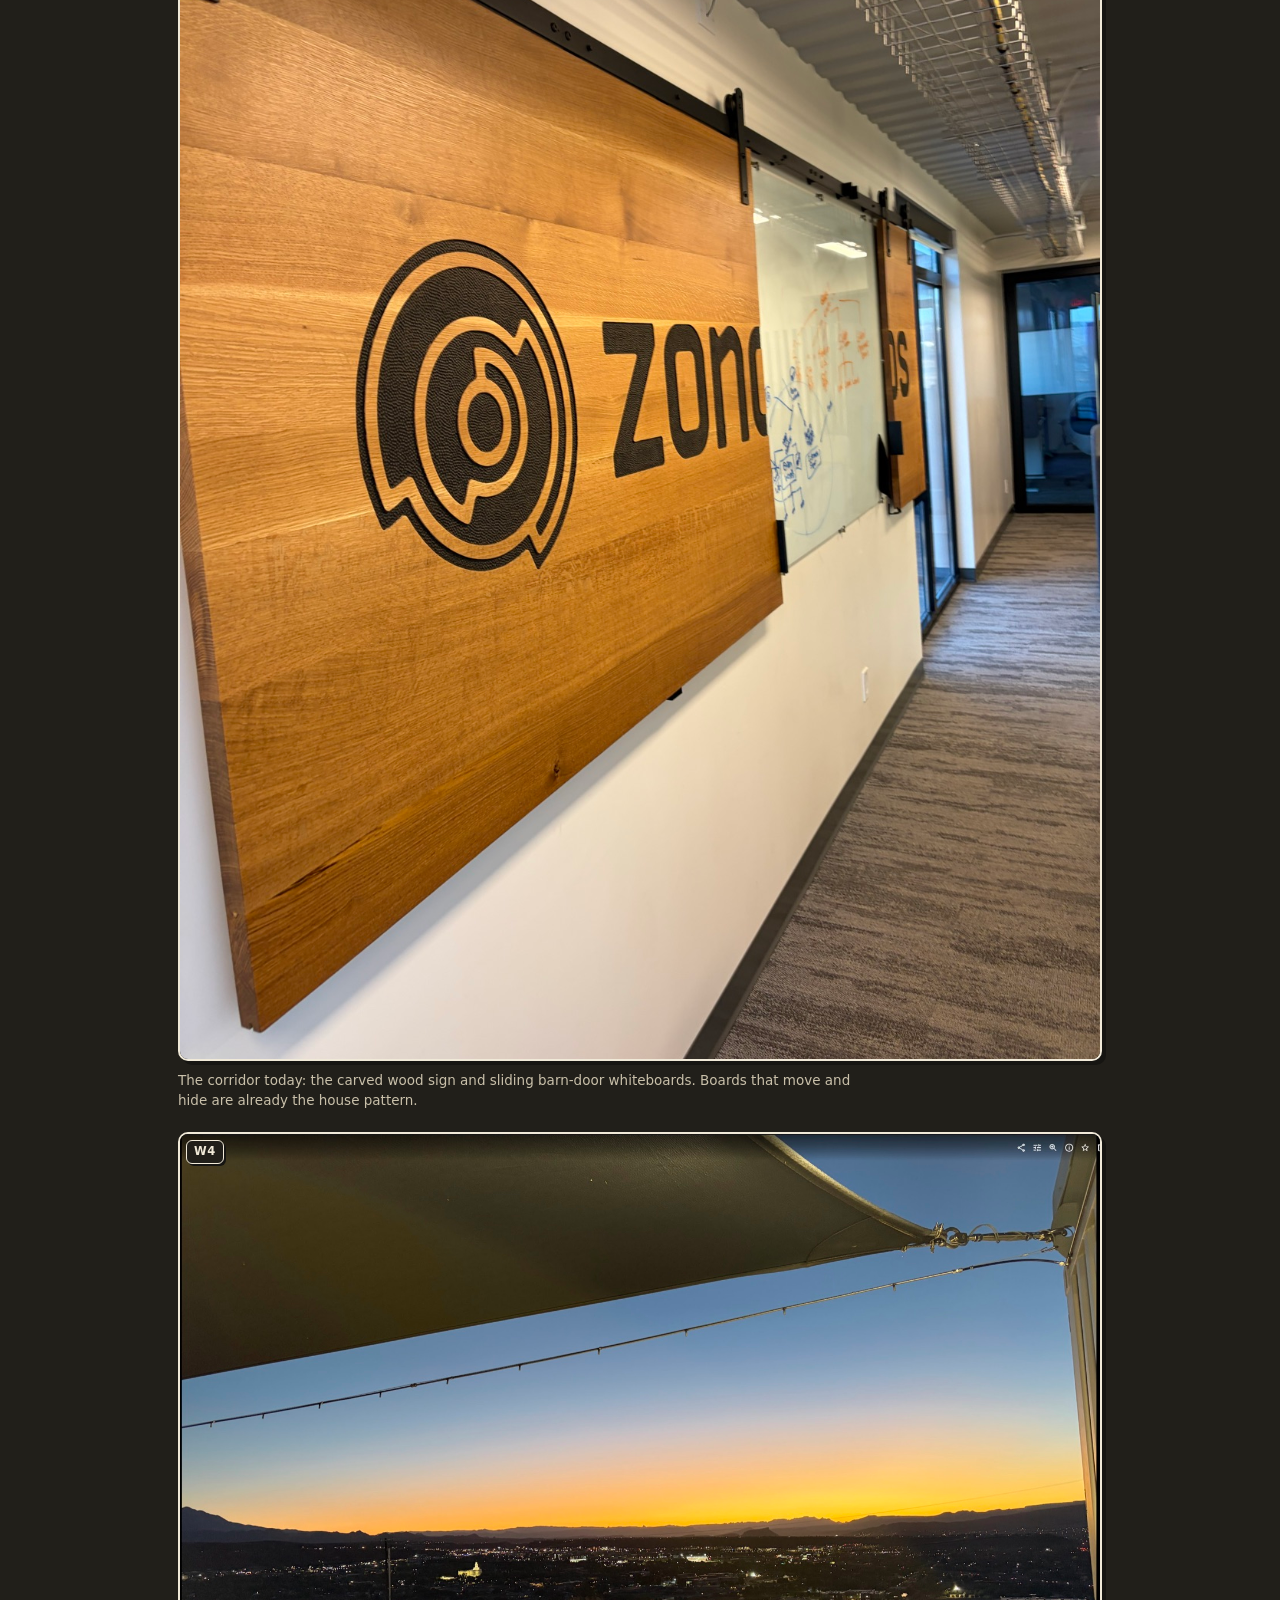
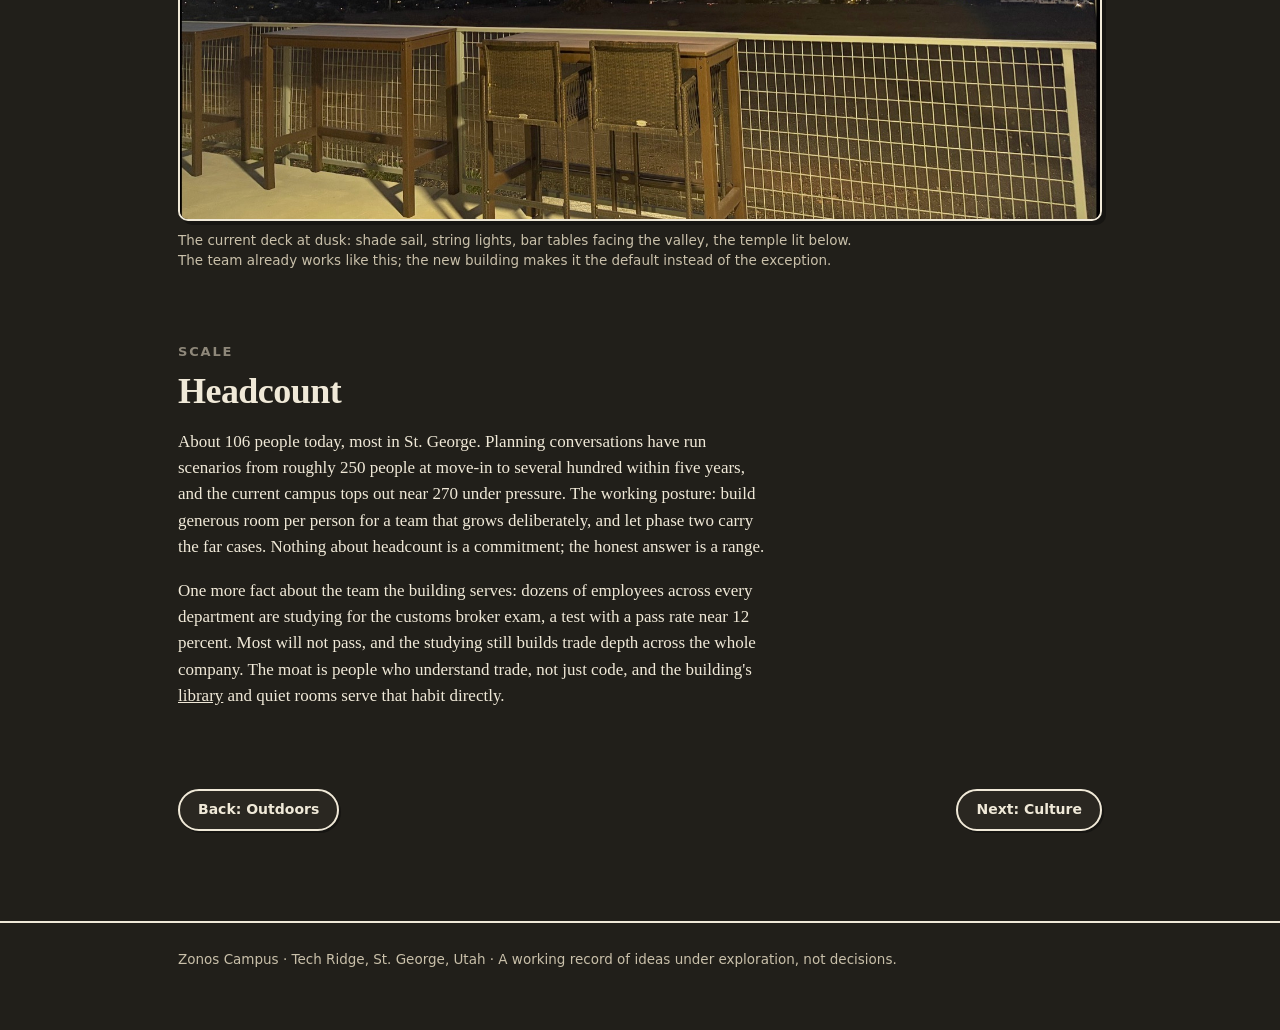
<file: work.html>
<!doctype html>
<html lang="en">
<head>
<meta charset="utf-8">
<meta name="viewport" content="width=device-width, initial-scale=1">
<title>How We Work</title>
<meta name="description" content="The working day the Zonos building has to serve: voice and AI, whiteboards, walking meetings, and an open floor.">
<link rel="icon" type="image/svg+xml" href="favicon.svg">
<link rel="stylesheet" href="style.css">
</head>
<body data-tag="W">

<nav class="site">
  <div class="bar">
    <a class="brand" href="index.html">Zonos Campus</a>
    <a class="nl" href="index.html">Story</a>
    <a class="nl" href="history.html">Runway</a>
    <a class="nl" href="site.html">Site</a>
    <a class="nl" href="rfp.html">RFP</a>
    <a class="nl" href="view.html">View</a>
    <a class="nl" href="outdoors.html">Outdoors</a>
    <a class="nl here" href="work.html">Work</a>
    <a class="nl" href="culture.html">Culture</a>
    <a class="nl" href="design.html">Character</a>
    <a class="nl" href="ideas.html">Ideas</a>
    <a class="nl" href="cipher.html">Cipher</a>
    <a class="nl" href="board.html">Board</a>
    <button id="themebtn" type="button">Dark</button>
  </div>
</nav>

<main class="wrap">

<header class="page">
  <p class="eyebrow">How we work</p>
  <h1>The working day</h1>
  <svg class="squig" width="240" height="14" viewBox="0 0 240 14" aria-hidden="true"><path d="M4 9 C 24 3, 40 13, 60 8 S 100 3, 120 8 S 160 13, 180 7 S 220 4, 236 9"/></svg>
  <p class="lead">This is the page that matters most to the design, because the building exists to serve a working day that already looks different from a normal office. Roughly 70 to 75% of everyone's time is heads-down computer work; the rest is meetings and collaboration. The details below are observations of how the team actually operates, and the intent is for the design team to come watch for themselves.</p>
</header>

<section id="voice">
  <p class="eyebrow">The defining behavior</p>
  <h2>Voice and AI</h2>
  <p>Zonos runs AI-first. The team dictates into AI tools at their desks through the day, and meetings increasingly feed AI that drafts the work in real time: the customer email, the deck change, the code. Two consequences for a building:</p>
  <div class="cards2">
    <div class="card">
      <h3><span class="mk">The open floor is an acoustics problem</span></h3>
      <p>People talking to computers all day, side by side, without one person's dictation becoming a neighbor's noise. Gadget workarounds like dictation masks are out. Nobody has fully solved this; it may be the most interesting design problem in the program.</p>
    </div>
    <div class="card">
      <h3><span class="mk">Rooms that hear everyone</span></h3>
      <p>Collaboration rooms want microphone coverage clear enough that AI catches every voice, cameras that capture whiteboards, and screens as a native part of the room rather than bolted on afterward.</p>
    </div>
  </div>
  <h3 class="sub">Two AI rooms, not one</h3>
  <p>The current campus has a war room: cameras, whiteboards, and televisions arranged so a meeting feeds AI while it happens. The thinking for the new building splits that into two rooms with the same equipment spine and different jobs:</p>
  <ul class="plain">
    <li><b>An external AI room,</b> designed like today's war room, for meetings with customers, partners, and visitors: the room that demos how Zonos works by working that way in front of guests.</li>
    <li><b>An internal AI room,</b> the same television and capture setup in a larger room, sized for the team's own working sessions, where more people, more whiteboards, and more wall space make the format work better than the current room allows.</li>
  </ul>
  <div class="duo">
    <figure>
      <img loading="lazy" src="images/tour/today_warroom_screens.jpg" alt="The current war room: triple screens over a curved table with orange chairs">
      <figcaption>The war room today: three screens, a conference camera, and the curved table. The external AI room grows from this room's pattern.</figcaption>
    </figure>
    <figure>
      <img loading="lazy" src="images/tour/today_warroom_bench.jpg" alt="The war room's tiered bench seating and curved table">
      <figcaption>The same room's tiered bench: half meeting room, half tiny amphitheater. The bigger internal AI room keeps this shape and doubles it.</figcaption>
    </figure>
  </div>
  <div class="why">
    <span class="wl">Why this matters</span>
    <p>Revenue tripled in 18 months with no net headcount added. The bet is that a small team with excellent tools keeps outproducing bigger ones, which is why the space thinking runs toward more room per person, not more people per room.</p>
  </div>
</section>

<section id="rhythm">
  <p class="eyebrow">The rhythm</p>
  <h2>Collaboration and focus</h2>
  <ul class="plain">
    <li><b>An open-floor idea under debate:</b> set days each week when everyone, me included, works one open floor; two desks per person; desks on wheels; seating rearranged by project, a customs broker next to a software engineer when the work calls for it. This is an experience I am debating, not a policy I am announcing.</li>
    <li><b>Deep focus is protected.</b> The old hangar taught the failure mode: support interrupting engineers all day. The containers taught the opposite failure: teams siloed into separate boxes. The building should create chance encounters without interrupting focus work.</li>
    <li><b>Whiteboards are the native medium.</b> Analog boards, everywhere, photographed and fed to AI rather than replaced by screens. Boards that can be moved or concealed, because they hold confidential work and get covered before video calls today.</li>
    <li><b>The wall is another screen.</b> Large architectural prints, 36 by 48 inches, go up on the walls as working documents: plans, maps, diagrams the team stands in front of. The practice wants a wall system where prints insert and remove easily (rails, clips, or frames, not tape), and an in-house large-format printer so a print costs minutes, not a trip across town. The organization is flat, and the walls work the same way: whoever printed it pins it.</li>
    <li><b>Sales calls happen at desks</b> and add energy to the floor. Phone booths exist but are not the default posture.</li>
    <li><b>Walking meetings are real.</b> The team walks the rim trail daily, and reviews documents by voice while moving. The trail is workspace.</li>
    <li><b>The day starts at dawn.</b> I get here between 4:45 and 5:00 am, and sunrise on the deck, alone, before anyone arrives, is my favorite part of the day. Most of the team lands between 8:00 and 8:30. A building that is good at 5 am is a real requirement here.</li>
    <li><b>Customers visit.</b> Merchants fly in from around the world; the building is part of how Zonos presents itself, and a space that demos the product well keeps coming up.</li>
    <li><b>Printed customs paperwork arrives daily, in volume.</b> A real mail and print room, not a closet.</li>
  </ul>
  <figure>
    <img loading="lazy" src="images/tour/today_sign_whiteboards.jpg" alt="Wood Zonos sign beside sliding barn-door whiteboards in the corridor">
    <figcaption>The corridor today: the carved wood sign and sliding barn-door whiteboards. Boards that move and hide are already the house pattern.</figcaption>
  </figure>
  <figure>
    <img loading="lazy" src="images/work_deck_dusk.jpg" alt="The container park deck at dusk under a shade sail, bar tables facing the lit valley">
    <figcaption>The current deck at dusk: shade sail, string lights, bar tables facing the valley, the temple lit below. The team already works like this; the new building makes it the default instead of the exception.</figcaption>
  </figure>
</section>

<section id="scale">
  <p class="eyebrow">Scale</p>
  <h2>Headcount</h2>
  <p>About 106 people today, most in St. George. Planning conversations have run scenarios from roughly 250 people at move-in to several hundred within five years, and the current campus tops out near 270 under pressure. The working posture: build generous room per person for a team that grows deliberately, and let phase two carry the far cases. Nothing about headcount is a commitment; the honest answer is a range.</p>
  <p>One more fact about the team the building serves: dozens of employees across every department are studying for the customs broker exam, a test with a pass rate near 12 percent. Most will not pass, and the studying still builds trade depth across the whole company. The moat is people who understand trade, not just code, and the building's <a href="ideas.html#work-ideas" style="color:inherit">library</a> and quiet rooms serve that habit directly.</p>
</section>

<div class="pager">
  <a href="outdoors.html">Back: Outdoors</a>
  <a href="culture.html">Next: Culture</a>
</div>

</main>

<footer>
  <div class="wrap">
    Zonos Campus · Tech Ridge, St. George, Utah · A working record of ideas under exploration, not decisions.
  </div>
</footer>

<div id="lightbox" aria-hidden="true"><img alt=""></div>
<script src="site.js?v=2"></script>
</body>
</html>
</file>
<file: style.css>
:root{
  --paper:#fbf7ee; --paper2:#f4efe2;
  --ink:#1a1917; --ink2:#524f48; --muted:#8a857a; --line:#d9d2c0;
  --mk:#7cd0ff; --mk-soft:rgba(124,208,255,.45);
  --us:#1b7f3b; --us-wash:rgba(27,127,59,.12);
  --org:#a3651f; --org-soft:rgba(255,183,87,.42); --org-wash:rgba(255,183,87,.14);
}
@media (prefers-color-scheme: dark){
  :root:not([data-theme="light"]){
    --paper:#211f1a; --paper2:#2a2721;
    --ink:#f0e9d8; --ink2:#c9c0aa; --muted:#8f887a; --line:#161512;
    --mk:rgba(124,208,255,.42); --mk-soft:rgba(124,208,255,.24);
    --us:#6fd694; --us-wash:rgba(27,127,59,.28);
    --org:#ffc98a; --org-soft:rgba(255,183,87,.22); --org-wash:rgba(255,183,87,.12);
  }
}
:root[data-theme="dark"]{
  --paper:#211f1a; --paper2:#2a2721;
  --ink:#f0e9d8; --ink2:#c9c0aa; --muted:#8f887a; --line:#161512;
  --mk:rgba(124,208,255,.42); --mk-soft:rgba(124,208,255,.24);
  --us:#6fd694; --us-wash:rgba(27,127,59,.28);
  --org:#ffc98a; --org-soft:rgba(255,183,87,.22); --org-wash:rgba(255,183,87,.12);
}
*{box-sizing:border-box}
html{scroll-behavior:smooth}
body{
  background:var(--paper); color:var(--ink); margin:0;
  font-family:"Charter","Iowan Old Style",Georgia,serif;
  font-size:17px; line-height:1.55;
}
.wrap{max-width:980px; margin:0 auto; padding:0 28px}
nav.site{
  position:sticky; top:0; z-index:20; background:var(--paper);
  border-bottom:2px solid var(--ink);
}
nav.site .bar{
  max-width:980px; margin:0 auto; padding:12px 28px;
  display:flex; align-items:baseline; gap:8px 14px; flex-wrap:wrap;
  font-family:-apple-system,system-ui,sans-serif;
}
nav.site .brand{
  font-family:"Charter","Iowan Old Style",Georgia,serif;
  font-size:19px; font-weight:700; letter-spacing:-.01em;
  color:var(--ink); text-decoration:none; margin-right:auto;
}
nav.site a.nl{
  font-size:13.5px; font-weight:600; color:var(--ink2); text-decoration:none;
  padding:2px 2px;
}
nav.site a.nl:hover{color:var(--ink)}
nav.site a.nl.here{
  color:var(--ink);
  background:linear-gradient(100deg, var(--mk) 0%, var(--mk-soft) 92%);
  background-size:100% 72%; background-position:0 78%; background-repeat:no-repeat;
}
.eyebrow{
  font-family:-apple-system,system-ui,sans-serif; font-size:13px; font-weight:700;
  letter-spacing:.14em; text-transform:uppercase; color:var(--muted); margin:0 0 10px;
}
h1{font-size:clamp(40px,6.4vw,68px); line-height:1.02; letter-spacing:-.02em; margin:0; text-wrap:balance}
h2{font-size:clamp(27px,3.8vw,36px); line-height:1.1; letter-spacing:-.015em; margin:0 0 6px; text-wrap:balance}
h3.sub{font-size:21px; margin:30px 0 6px; letter-spacing:-.01em}
.lead{font-size:20px; color:var(--ink2); margin:14px 0 0; max-width:62ch}
p{max-width:70ch}
header.page{padding-top:46px}
section{margin-top:72px}
main{min-height:60vh}
mark,.mk{background:linear-gradient(100deg, var(--mk) 0%, var(--mk-soft) 92%); background-size:100% 78%; background-position:0 68%; background-repeat:no-repeat; padding:0 .12em; color:inherit; border-radius:1px}
.mk-o{background-image:linear-gradient(100deg, var(--org-soft) 0%, var(--org-wash) 92%)}
.squig{display:block; margin:12px 0 0}
.squig path{stroke:var(--mk); stroke-width:3.5; stroke-linecap:round; fill:none}
.hero{position:relative; margin:0}
.hero img{width:100%; height:min(66vh,700px); object-fit:cover; display:block}
.credit{
  font-family:-apple-system,system-ui,sans-serif; font-size:12.5px; color:var(--muted);
  margin-top:8px;
}
figure{margin:22px 0 0; position:relative}
figure img{width:100%; display:block; border:2px solid var(--ink); border-radius:10px; box-shadow:4px 4px 0 var(--line); cursor:zoom-in}
figcaption{
  font-family:-apple-system,system-ui,sans-serif; font-size:13.5px; color:var(--ink2);
  margin-top:9px; line-height:1.5; max-width:80ch;
}
.imgtag{
  position:absolute; top:8px; left:8px; z-index:2; pointer-events:none;
  font-family:-apple-system,system-ui,sans-serif; font-size:11.5px; font-weight:700;
  letter-spacing:.06em; color:var(--ink); background:var(--paper);
  border:1.5px solid var(--ink); border-radius:6px; padding:2px 7px;
  box-shadow:2px 2px 0 var(--line);
}
.duo{display:grid; grid-template-columns:1fr 1fr; gap:18px; margin-top:22px}
@media (max-width:760px){.duo{grid-template-columns:1fr}}
.duo figure{margin:0}
.grid{display:grid; grid-template-columns:repeat(3,1fr); gap:14px; margin-top:22px}
@media (max-width:760px){.grid{grid-template-columns:repeat(2,1fr)}}
.grid figure{margin:0}
.grid img{height:230px; object-fit:cover}
.grid.tall img{height:300px}
.card{
  border:2px solid var(--ink); border-radius:10px; background:var(--paper2);
  box-shadow:3px 3px 0 var(--line); padding:16px 18px; margin-top:16px;
}
.card h3{font-size:18.5px; line-height:1.25; margin:0 0 6px}
.card p{margin:6px 0 0; font-size:15.5px; color:var(--ink2)}
.cards2{display:grid; grid-template-columns:1fr 1fr; gap:14px; margin-top:22px}
@media (max-width:760px){.cards2{grid-template-columns:1fr}}
.cards2 .card{margin-top:0}
.pagecards{display:grid; grid-template-columns:1fr 1fr; gap:14px; margin-top:26px}
@media (max-width:760px){.pagecards{grid-template-columns:1fr}}
.pagecards a{
  display:block; border:2px solid var(--ink); border-radius:10px; background:var(--paper2);
  box-shadow:3px 3px 0 var(--line); padding:16px 18px; color:inherit; text-decoration:none;
}
.pagecards a:hover{box-shadow:5px 5px 0 var(--line)}
.pagecards h3{font-size:19px; margin:0 0 6px}
.pagecards p{margin:0; font-size:15px; color:var(--ink2)}
.why{
  border:2px solid var(--ink); border-radius:10px; background:var(--us-wash);
  padding:14px 18px; margin-top:18px; max-width:74ch;
}
.why .wl{
  font-family:-apple-system,system-ui,sans-serif; font-size:11.5px; font-weight:700;
  letter-spacing:.12em; text-transform:uppercase; color:var(--us); display:block; margin-bottom:4px;
}
.why p{margin:0; font-size:15.5px; color:var(--ink)}
ul.plain{margin:12px 0 0; padding-left:22px; max-width:72ch}
ul.plain li{margin-top:7px; color:var(--ink2)}
ul.plain li b{color:var(--ink); font-weight:600}
.q{font-style:italic; color:var(--ink2)}
.qbig{
  font-size:clamp(20px,2.6vw,26px); line-height:1.35; font-style:italic; color:var(--ink);
  max-width:56ch; margin:26px 0 0; text-wrap:balance;
}
.qbig .who{
  display:block; font-family:-apple-system,system-ui,sans-serif; font-style:normal;
  font-size:12.5px; letter-spacing:.1em; text-transform:uppercase; color:var(--muted); margin-top:10px;
}
.note{
  font-family:"Bradley Hand","Comic Sans MS",cursive; color:var(--ink2);
  transform:rotate(-3deg); display:inline-block; font-size:17px; margin:12px 0 0 4px;
}
.diagram{
  border:2px solid var(--ink); border-radius:10px; background:var(--paper2);
  box-shadow:3px 3px 0 var(--line); padding:18px; margin-top:22px; overflow-x:auto;
}
.diagram svg{display:block; min-width:640px; width:100%; height:auto}
.dg-ink{stroke:var(--ink)} .dg-fill{fill:var(--ink)}
.dg-muted{fill:var(--ink2)} .dg-line{stroke:var(--muted)}
.dg-sky{stroke:var(--mk)}
table{
  border-collapse:collapse; width:100%; margin-top:18px;
  font-family:-apple-system,system-ui,sans-serif; font-size:14.5px;
  font-variant-numeric:tabular-nums;
}
th{
  text-align:left; font-size:12px; letter-spacing:.1em; text-transform:uppercase;
  color:var(--muted); font-weight:700; padding:8px 12px 8px 0; border-bottom:2px solid var(--ink);
}
td{padding:9px 12px 9px 0; border-bottom:1px solid var(--line); vertical-align:top; color:var(--ink2)}
td:first-child{color:var(--ink)}
.tablewrap{overflow-x:auto}
.pager{
  margin-top:80px; display:flex; justify-content:space-between; gap:14px;
  font-family:-apple-system,system-ui,sans-serif; font-size:14px; font-weight:600;
}
.pager a{color:var(--ink); text-decoration:none; border:2px solid var(--ink); border-radius:999px; padding:8px 18px; background:var(--paper2); box-shadow:2px 2px 0 var(--line)}
footer{
  margin-top:90px; border-top:2px solid var(--ink); padding:26px 0 60px;
  font-family:-apple-system,system-ui,sans-serif; font-size:13.5px; color:var(--ink2);
}
#themebtn{
  margin-left:8px;
  font-family:-apple-system,system-ui,sans-serif; font-size:12px; font-weight:600;
  color:var(--ink); background:var(--paper2); border:2px solid var(--ink); border-radius:999px;
  padding:4px 12px; cursor:pointer; box-shadow:2px 2px 0 var(--line);
}
#themebtn:focus-visible{outline:3px solid var(--mk); outline-offset:2px}
#lightbox{
  position:fixed; inset:0; background:rgba(20,18,14,.93); z-index:50;
  display:none; align-items:center; justify-content:center; padding:30px; cursor:zoom-out;
}
#lightbox.open{display:flex}
#lightbox img{max-width:96%; max-height:94%; border-radius:6px}
@media (prefers-reduced-motion: reduce){html{scroll-behavior:auto}}

video{
  width:100%; display:block; border:2px solid var(--ink); border-radius:10px;
  box-shadow:4px 4px 0 var(--line); background:#000;
}

s.no{text-decoration:line-through; text-decoration-thickness:2px; color:var(--muted)}
</file>
